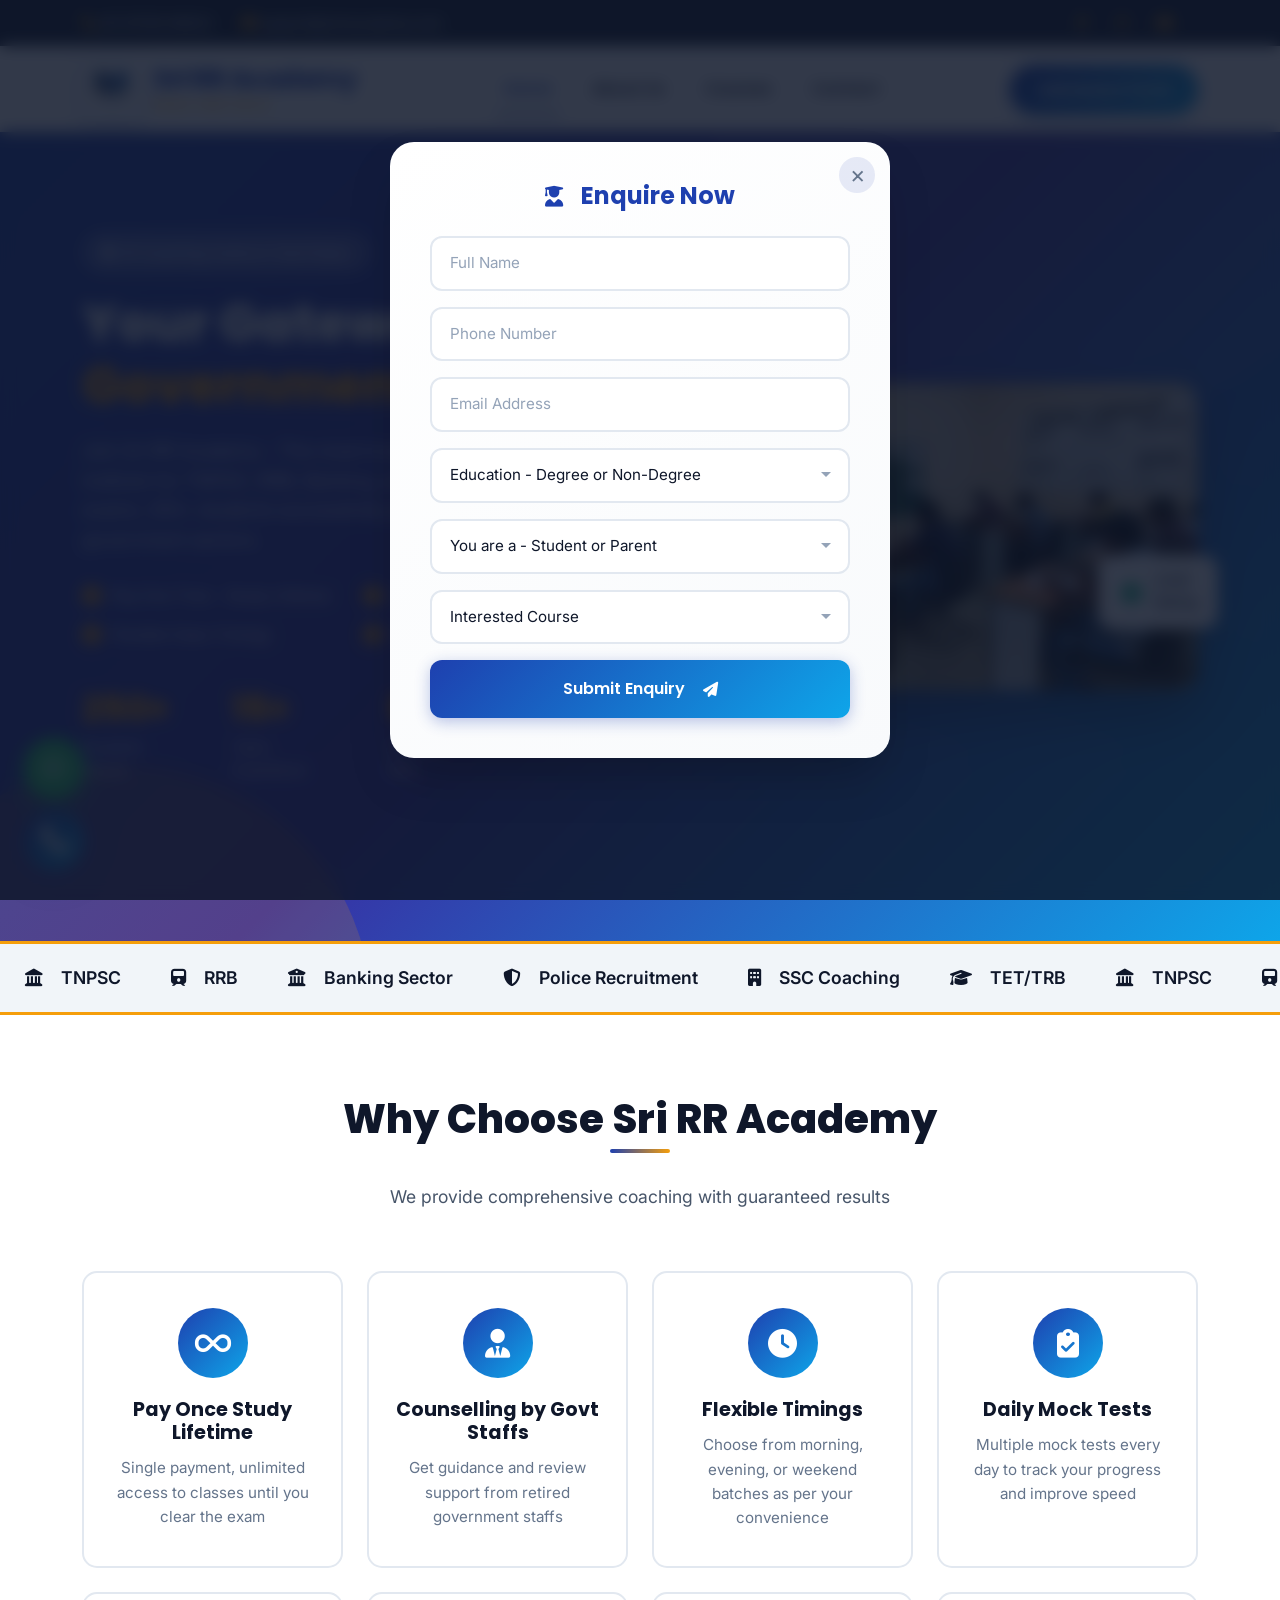
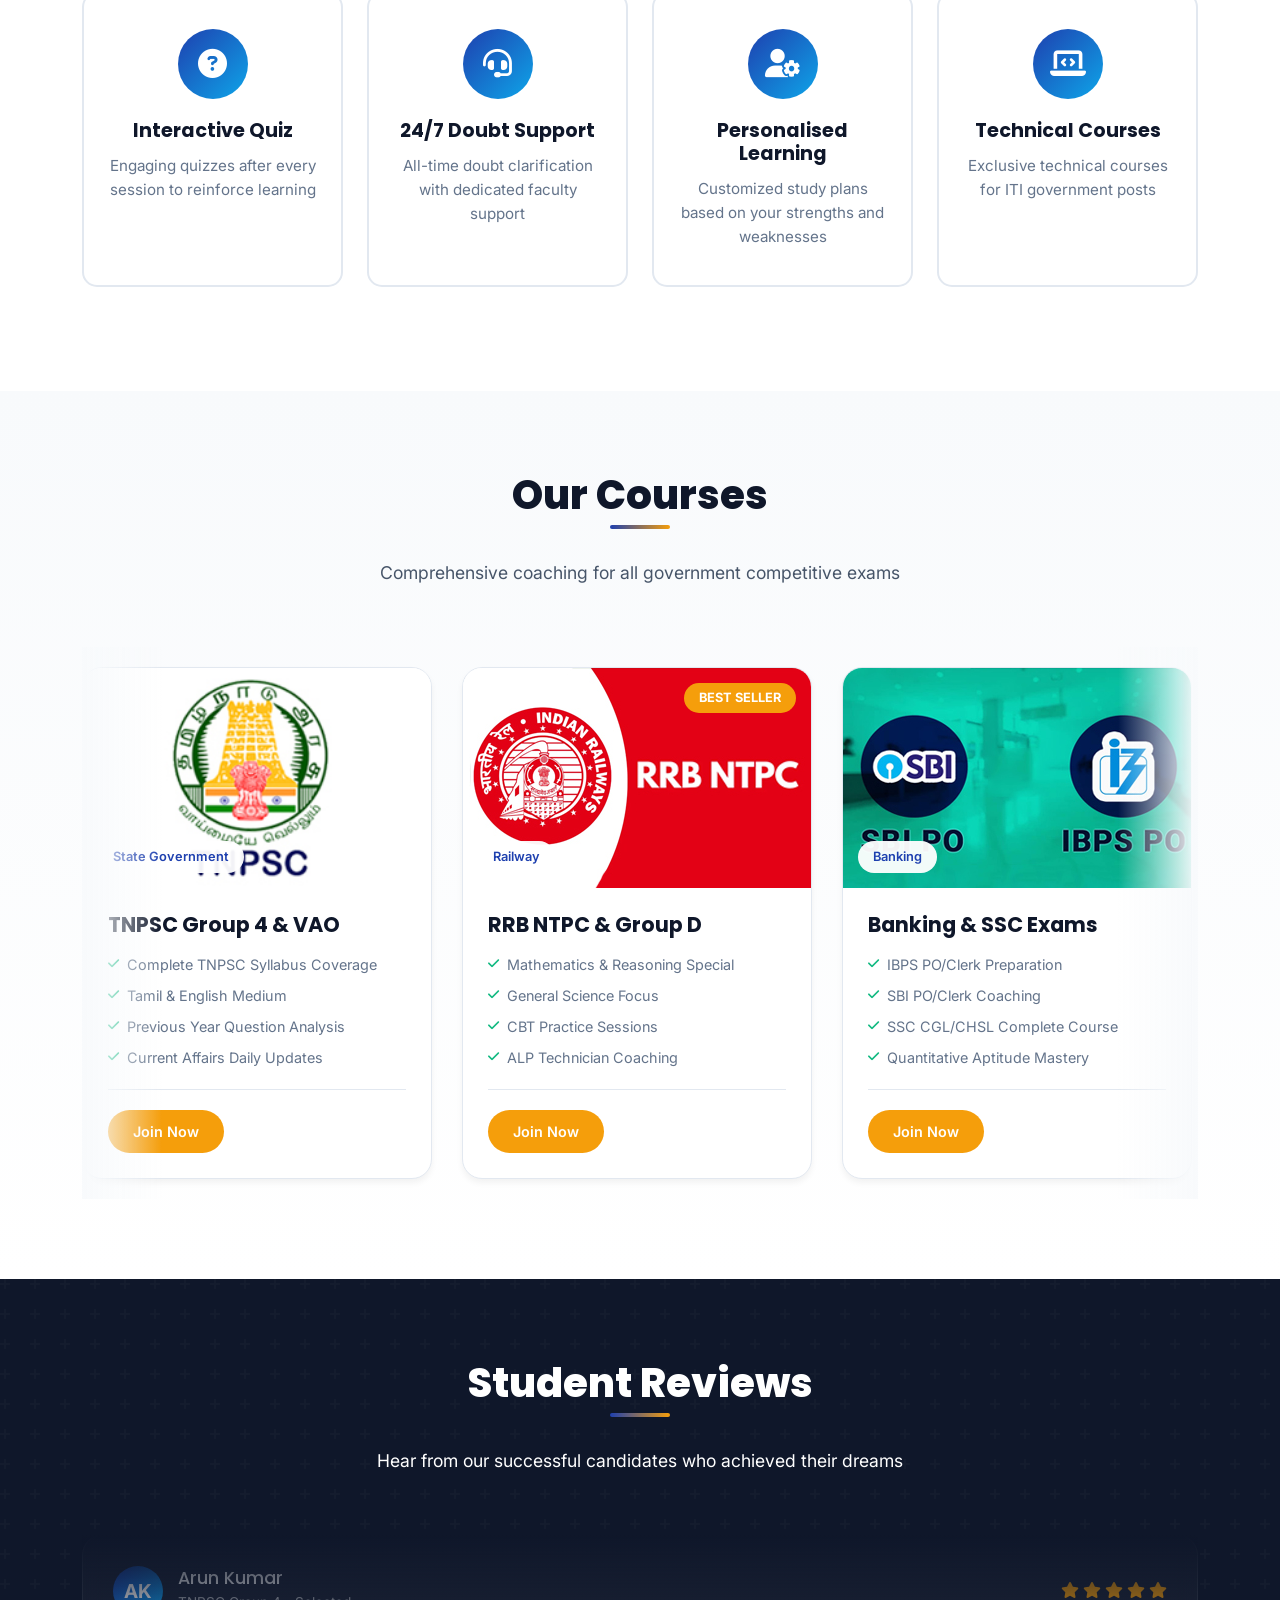
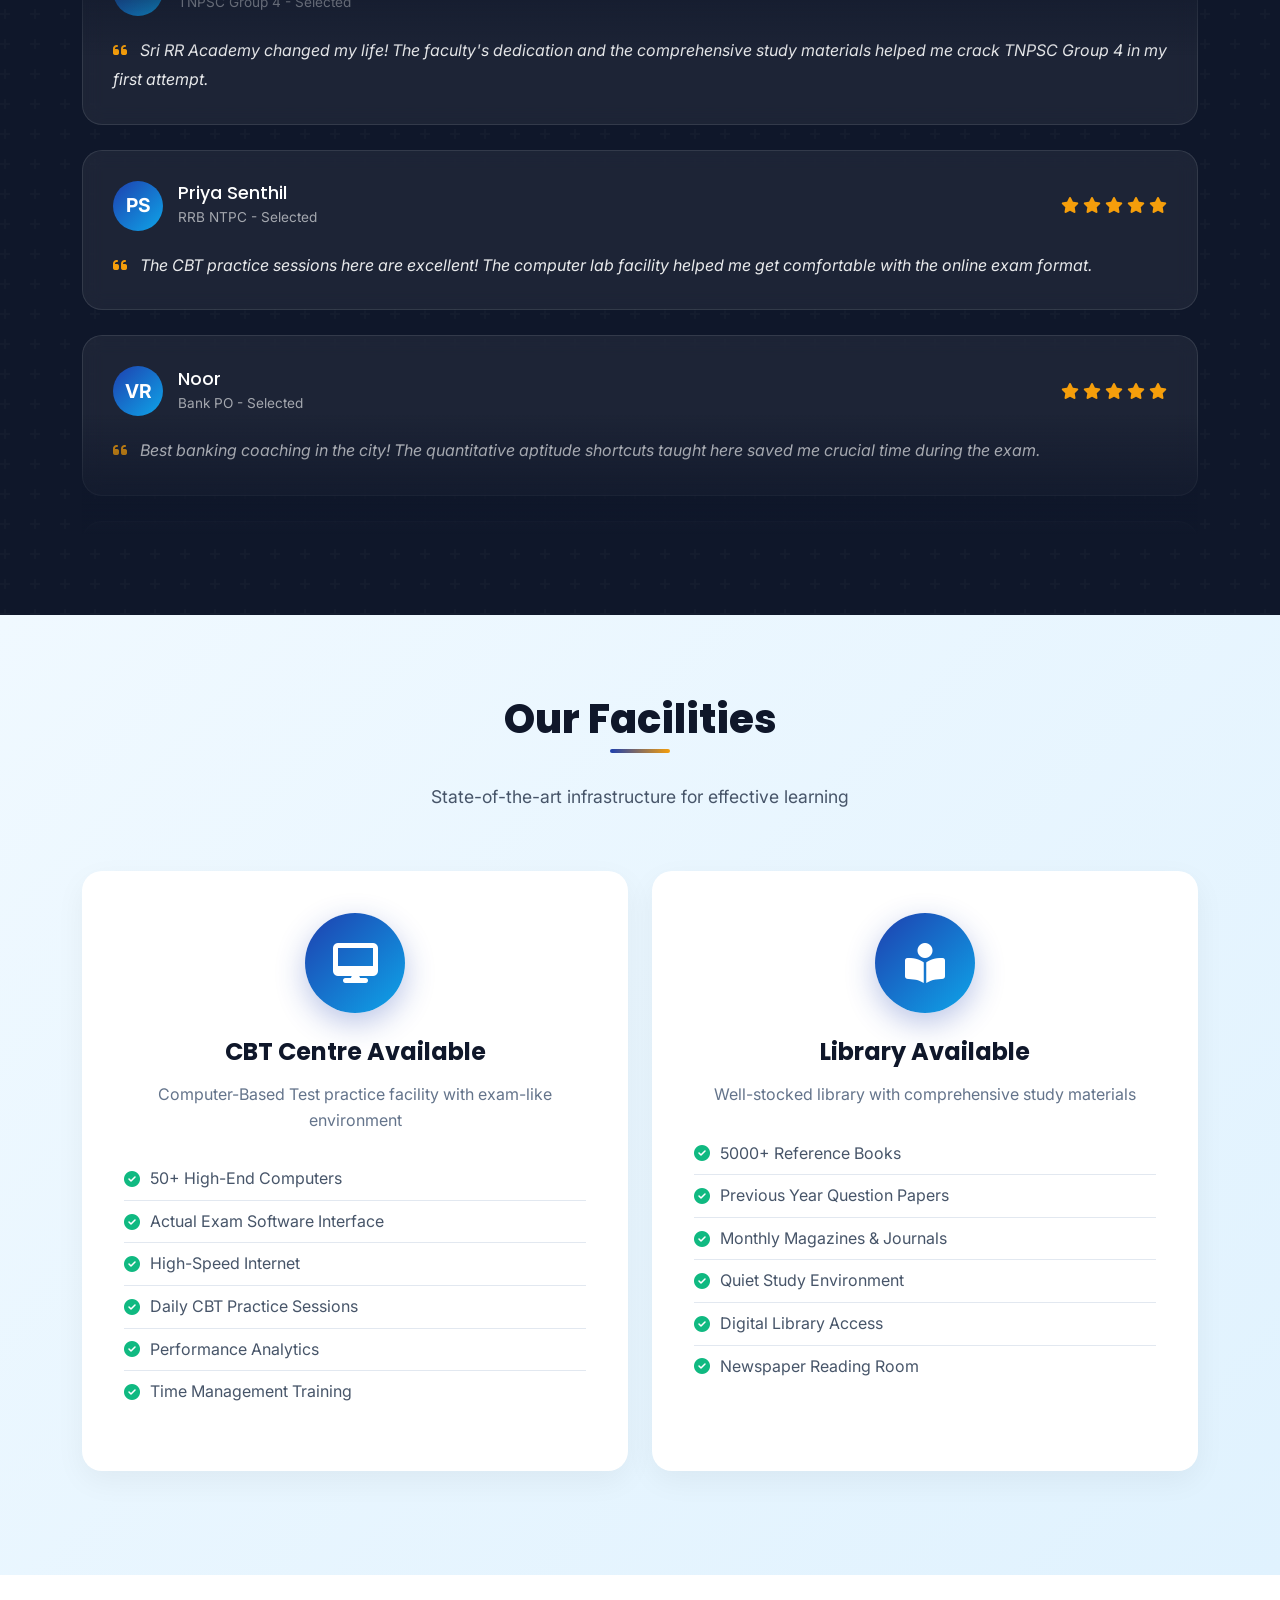
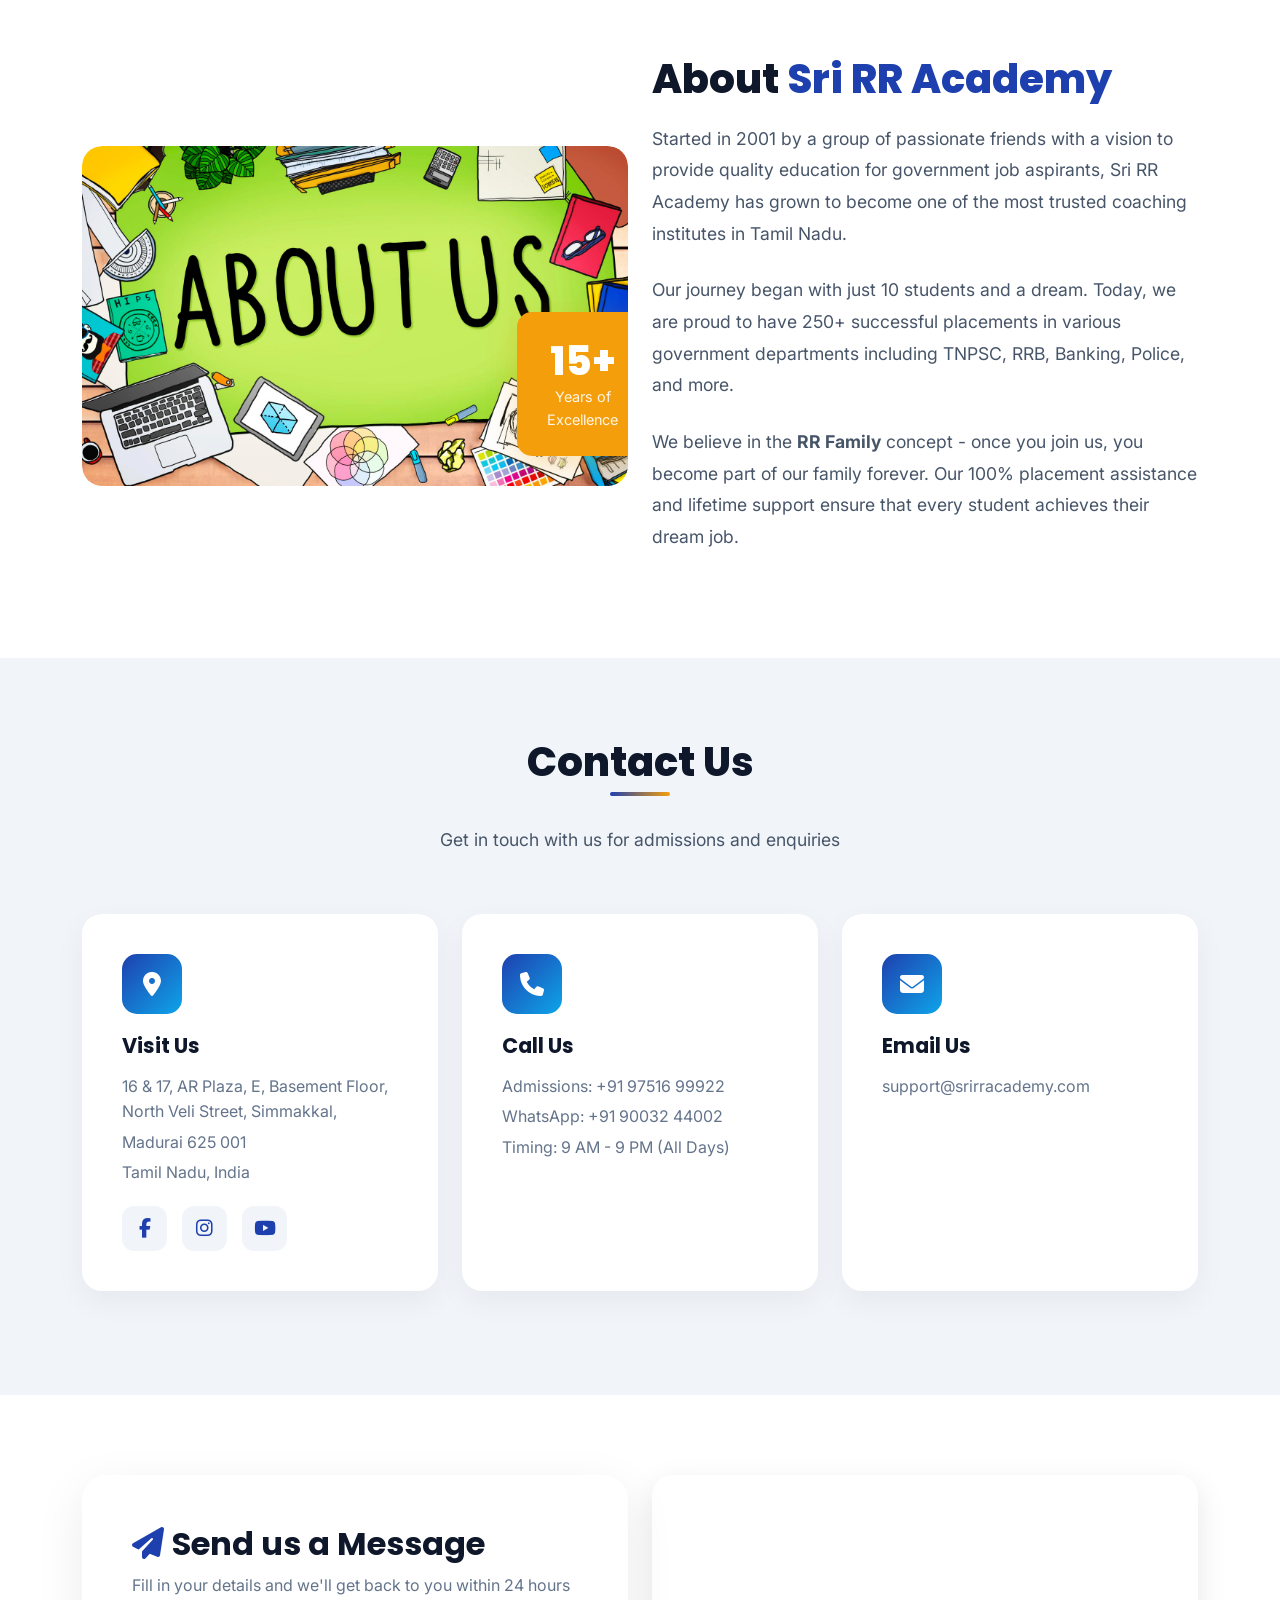
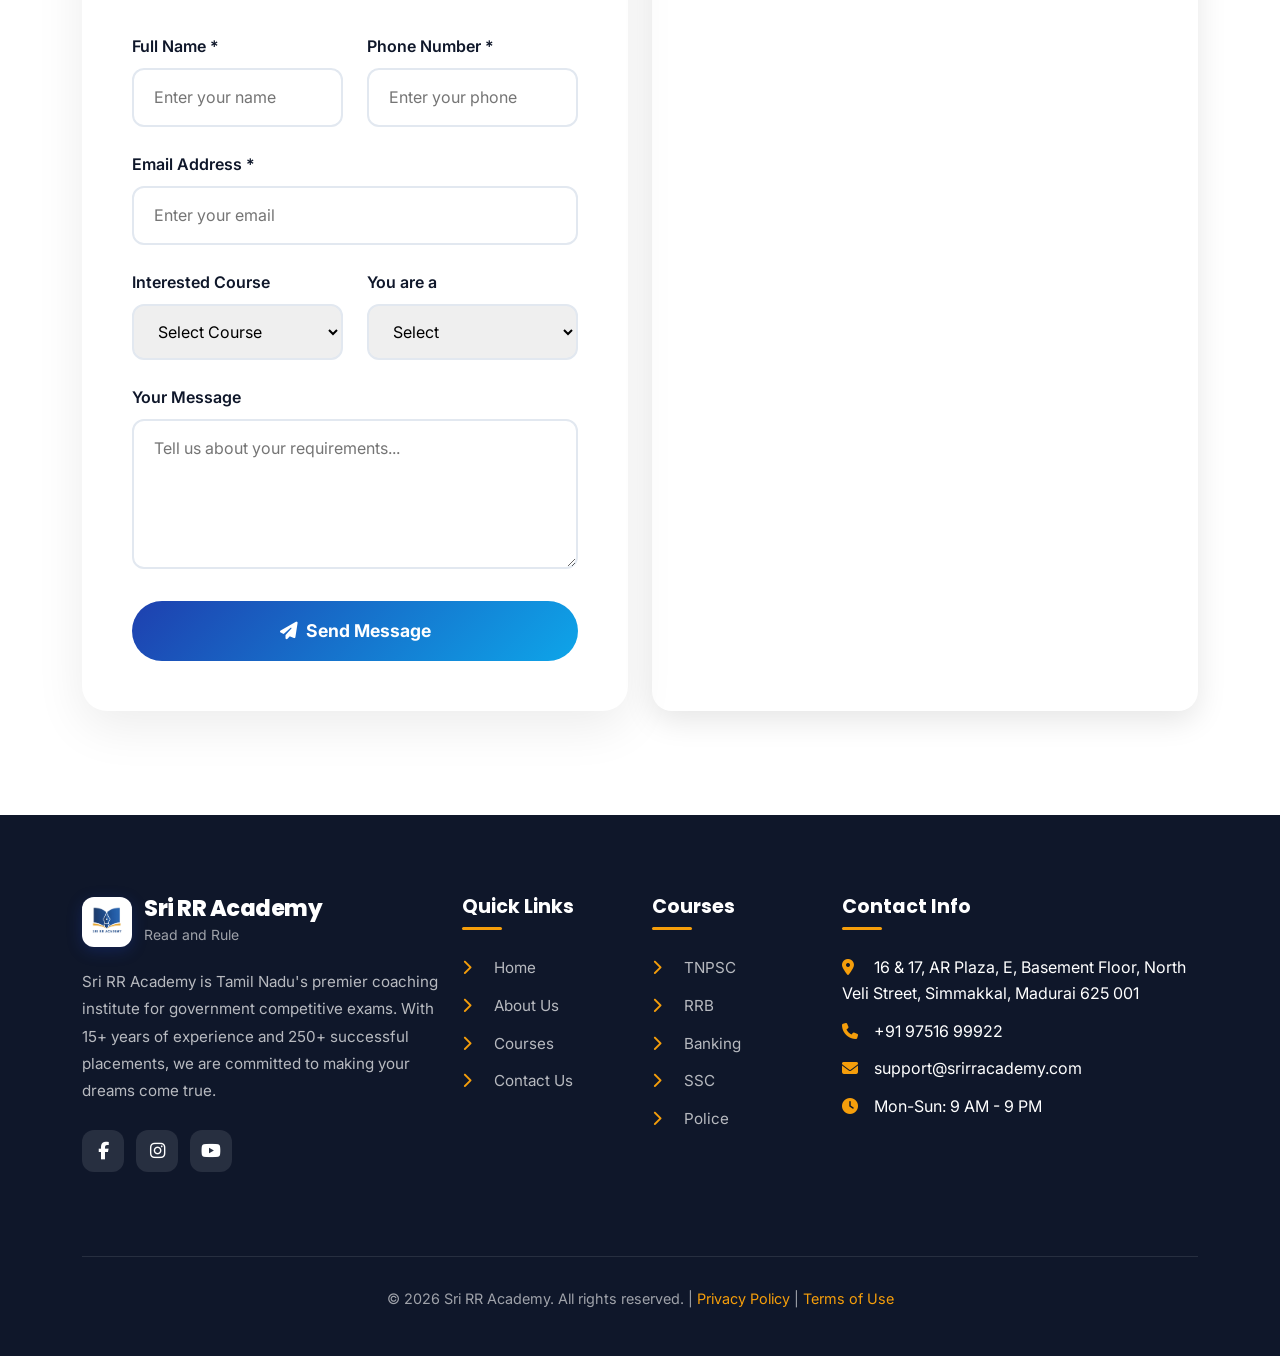
<file: index.html>
<!DOCTYPE html>
<html lang="en">
<head>
    <meta charset="UTF-8">
    <meta name="viewport" content="width=device-width, initial-scale=1.0">
    <title>Sri RR Academy - TNPSC | RRB | Banking | SSC Coaching Centre</title>
    
    <!-- Bootstrap CSS -->
    <link href="https://cdn.jsdelivr.net/npm/bootstrap@5.3.0/dist/css/bootstrap.min.css" rel="stylesheet">
    <!-- Font Awesome -->
    <link rel="stylesheet" href="https://cdnjs.cloudflare.com/ajax/libs/font-awesome/6.4.0/css/all.min.css">
    <!-- Google Fonts -->
    <link href="https://fonts.googleapis.com/css2?family=Inter:wght@300;400;500;600;700;800&family=Poppins:wght@400;500;600;700;800&display=swap" rel="stylesheet">
    <!-- Favicon -->
    <link rel="apple-touch-icon" sizes="180x180" href="assets/favicon/apple-touch-icon.png">
    <link rel="icon" type="image/png" sizes="32x32" href="assets/favicon/favicon-32x32.png">
    <link rel="icon" type="image/png" sizes="16x16" href="assets/favicon/favicon-16x16.png">
    <link rel="manifest" href="assets/favicon/site.webmanifest">
    <link rel="mask-icon" href="assets/favicon/safari-pinned-tab.svg" color="#1e40af">
    <meta name="msapplication-TileColor" content="#1e40af">
    <meta name="theme-color" content="#1e40af">
    <!-- AOS Animation Library -->
    <link href="https://unpkg.com/aos@2.3.1/dist/aos.css" rel="stylesheet">
    <!-- Custom CSS -->
    <link rel="stylesheet" href="assets/css/styles.css">
</head>
<body>

    <!-- Popup Form -->
    <div class="popup-overlay" id="popupForm">
        <div class="popup-form-container">
            <span class="popup-close" data-popup-close>&times;</span>
            <h3><i class="fas fa-user-graduate me-2"></i>Enquire Now</h3>
            
            <div id="popupStatus" class="alert d-none mb-3" role="alert"></div>
            
            <form id="enquiryForm" method="POST" action="enquiry_submit.php" novalidate>
                <input type="text" name="name" class="form-control" placeholder="Full Name" required>
                <input type="tel" name="phone" class="form-control" placeholder="Phone Number" required>
                <input type="email" name="email" class="form-control" placeholder="Email Address" required>
                <select name="education" class="form-select" required>
                    <option value="" selected disabled>Education - Degree or Non-Degree</option>
                    <option value="degree">Degree Holder</option>
                    <option value="non-degree">Non-Degree</option>
                    <option value="pursuing">Currently Pursuing</option>
                </select>
                <select name="userType" class="form-select" required>
                    <option value="" selected disabled>You are a - Student or Parent</option>
                    <option value="student">Student</option>
                    <option value="parent">Parent</option>
                    <option value="working">Working Professional</option>
                </select>
                <select name="course" class="form-select" required>
                    <option value="" selected disabled>Interested Course</option>
                    <option value="tnpsc">TNPSC Group 4</option>
                    
                    <option value="IBPS">IBPS</option>
                    <option value="SSC">SSC</option>
                    <option value="police">Police & Defence</option>
                </select>
                <button type="submit" class="btn-submit-popup">
                    Submit Enquiry <i class="fas fa-paper-plane ms-2"></i>
                </button>
            </form>
        </div>
    </div>

    <!-- Top Bar -->
    <div class="top-bar">
        <div class="container">
            <div class="row align-items-center">
                <div class="col-md-6">
                    <a href="tel:+919751699922"><i class="fas fa-phone"></i>+91 97516 99922</a>
                    <a href="mailto:support@srirracademy.com"><i class="fas fa-envelope"></i> support@srirracademy.com</a>
                </div>
                <div class="col-md-6 text-end">
                    <a href="https://www.facebook.com/srirracademy" target="_blank"><i class="fab fa-facebook-f"></i></a>
                    <a href="https://www.instagram.com/srirracademy" target="_blank"><i class="fab fa-instagram"></i></a>
                    <a href="https://www.youtube.com/@SRIRRACADEMY" target="_blank"><i class="fab fa-youtube"></i></a>
                </div>
            </div>
        </div>
    </div>

    <!-- Header -->
    <header class="main-header">
        <div class="container">
            <nav class="navbar navbar-expand-lg navbar-light">
                <a class="navbar-brand" href="index.html">
                    <div class="logo-container logo-container--img">
                       <img src="assets/image/logo.png" alt="Sri RR Academy">
                    </div>
                    <div class="brand-text">
                        <span class="brand-name">Sri RR Academy</span>
                        <span class="brand-tagline">Read and Rule</span>
                    </div>
                </a>
                <button class="navbar-toggler" type="button" data-bs-toggle="collapse" data-bs-target="#navbarNav">
                    <span class="navbar-toggler-icon"></span>
                </button>
                <div class="collapse navbar-collapse" id="navbarNav">
                    <ul class="navbar-nav mx-auto">
                        <li class="nav-item"><a class="nav-link active" href="#home">Home</a></li>
                        <li class="nav-item"><a class="nav-link" href="aboutus.html">About Us</a></li>
                        <li class="nav-item"><a class="nav-link" href="courses.html">Courses</a></li>
                        <li class="nav-item"><a class="nav-link" href="contact.html">Contact</a></li>
                    </ul>
                    <div class="d-flex gap-2">
                        <a href="admission.html" class="btn-primary-custom">Admission Form</a>
                    </div>
                </div>
            </nav>
        </div>
    </header>

    <!-- Hero Section -->
    <section class="hero-section" id="home">
        <div class="container">
            <div class="row align-items-center">
                <div class="col-lg-6" data-aos="fade-right">
                    <div class="hero-content">
                        <span class="hero-badge"><i class="fas fa-award me-2"></i>#1 Coaching Centre in Tamil Nadu</span>
                        <h1>Your Gateway to <span>Government Jobs</span></h1>
                        <p>Join Sri RR Academy - The most trusted coaching institute for TNPSC, RRB, Banking, and all competitive exams. 250+ students successfully placed in government sectors.</p>
                        
                        <div class="hero-features">
                            <div class="hero-feature-item">
                                <i class="fas fa-check-circle"></i>
                                <span>Pay One Time - Study Lifetime</span>
                            </div>
                            <div class="hero-feature-item">
                                <i class="fas fa-check-circle"></i>
                                <span>Counselling by Govt Staffs</span>
                            </div>
                            <div class="hero-feature-item">
                                <i class="fas fa-check-circle"></i>
                                <span>Flexible Class Timings</span>
                            </div>
                            <div class="hero-feature-item">
                                <i class="fas fa-check-circle"></i>
                                <span>100% Placement Assistance</span>
                            </div>
                        </div>

                        <div class="hero-stats">
                            <div class="stat-item">
                                <h3>250+</h3>
                                <p>Students Placed</p>
                            </div>
                            <div class="stat-item">
                                <h3>15+</h3>
                                <p>Years Experience</p>
                            </div>
                            <div class="stat-item">
                                <h3>80%</h3>
                                <p>Success Rate</p>
                            </div>
                        </div>
                    </div>
                </div>
                <div class="col-lg-6" data-aos="fade-left">
                    <div class="hero-image position-relative">
                        <img src="assets/image/hero.jpg" alt="Sri RR Academy Students" class="img-fluid">
                        <div class="floating-badge floating-badge-1">
                            <i class="fas fa-trophy"></i>
                            <div>250+<br>Placements</div>
                        </div>
                        <div class="floating-badge floating-badge-2">
                            <i class="fas fa-star"></i>
                            <div>4.9/5<br>Rating</div>
                        </div>
                    </div>
                </div>
            </div>
        </div>
    </section>

    <!-- Government Logos Marquee -->
    <div class="marquee-section">
        <div class="marquee-container">
            <div class="marquee-content">
                <div class="gov-logo-item"><i class="fas fa-landmark me-2"></i> TNPSC </div>
                <div class="gov-logo-item"><i class="fas fa-train me-2"></i> RRB </div>
                <div class="gov-logo-item"><i class="fas fa-university me-2"></i> Banking Sector</div>
                <div class="gov-logo-item"><i class="fas fa-shield-alt me-2"></i> Police Recruitment</div>
                <div class="gov-logo-item"><i class="fas fa-building me-2"></i> SSC Coaching</div>
                <div class="gov-logo-item"><i class="fas fa-graduation-cap me-2"></i> TET/TRB</div>
                <div class="gov-logo-item"><i class="fas fa-landmark me-2"></i> TNPSC </div>
                <div class="gov-logo-item"><i class="fas fa-train me-2"></i> RRB </div>
                <div class="gov-logo-item"><i class="fas fa-university me-2"></i> Banking Sector</div>
                <div class="gov-logo-item"><i class="fas fa-shield-alt me-2"></i> Police Recruitment</div>
                <div class="gov-logo-item"><i class="fas fa-building me-2"></i> SSC Coaching</div>
                <div class="gov-logo-item"><i class="fas fa-graduation-cap me-2"></i> TET/TRB</div>
            </div>
        </div>
    </div>

    <!-- Features Grid -->
    <section class="features-grid-section">
        <div class="container">
            <div class="section-title" data-aos="fade-up">
                <h2>Why Choose Sri RR Academy</h2>
                <p>We provide comprehensive coaching with guaranteed results</p>
            </div>
            <div class="row">
                <div class="col-lg-3 col-md-6 mb-4" data-aos="fade-up" data-aos-delay="100">
                    <div class="feature-box">
                        <div class="feature-icon-box">
                            <i class="fas fa-infinity"></i>
                        </div>
                        <h3>Pay Once Study Lifetime</h3>
                        <p>Single payment, unlimited access to classes until you clear the exam</p>
                    </div>
                </div>
                <div class="col-lg-3 col-md-6 mb-4" data-aos="fade-up" data-aos-delay="200">
                    <div class="feature-box">
                        <div class="feature-icon-box">
                            <i class="fas fa-user-tie"></i>
                        </div>
                        <h3>Counselling by Govt Staffs</h3>
                        <p>Get guidance and review support from retired government staffs</p>
                    </div>
                </div>
                <div class="col-lg-3 col-md-6 mb-4" data-aos="fade-up" data-aos-delay="300">
                    <div class="feature-box">
                        <div class="feature-icon-box">
                            <i class="fas fa-clock"></i>
                        </div>
                        <h3>Flexible Timings</h3>
                        <p>Choose from morning, evening, or weekend batches as per your convenience</p>
                    </div>
                </div>
                <div class="col-lg-3 col-md-6 mb-4" data-aos="fade-up" data-aos-delay="400">
                    <div class="feature-box">
                        <div class="feature-icon-box">
                            <i class="fas fa-clipboard-check"></i>
                        </div>
                        <h3>Daily Mock Tests</h3>
                        <p>Multiple mock tests every day to track your progress and improve speed</p>
                    </div>
                </div>
                <div class="col-lg-3 col-md-6 mb-4" data-aos="fade-up" data-aos-delay="100">
                    <div class="feature-box">
                        <div class="feature-icon-box">
                            <i class="fas fa-question-circle"></i>
                        </div>
                        <h3>Interactive Quiz</h3>
                        <p>Engaging quizzes after every session to reinforce learning</p>
                    </div>
                </div>
                <div class="col-lg-3 col-md-6 mb-4" data-aos="fade-up" data-aos-delay="200">
                    <div class="feature-box">
                        <div class="feature-icon-box">
                            <i class="fas fa-headset"></i>
                        </div>
                        <h3>24/7 Doubt Support</h3>
                        <p>All-time doubt clarification with dedicated faculty support</p>
                    </div>
                </div>
                <div class="col-lg-3 col-md-6 mb-4" data-aos="fade-up" data-aos-delay="300">
                    <div class="feature-box">
                        <div class="feature-icon-box">
                            <i class="fas fa-user-cog"></i>
                        </div>
                        <h3>Personalised Learning</h3>
                        <p>Customized study plans based on your strengths and weaknesses</p>
                    </div>
                </div>
                <div class="col-lg-3 col-md-6 mb-4" data-aos="fade-up" data-aos-delay="400">
                    <div class="feature-box">
                        <div class="feature-icon-box">
                            <i class="fas fa-laptop-code"></i>
                        </div>
                        <h3>Technical Courses</h3>
                        <p>Exclusive technical courses for ITI  government posts</p>
                    </div>
                </div>
            </div>
        </div>
    </section>

    <!-- Courses Section -->
    <section class="courses-section" id="courses">
        <div class="container">
            <div class="section-title" data-aos="fade-up">
                <h2>Our Courses</h2>
                <p>Comprehensive coaching for all government competitive exams</p>
            </div>
            
            <div class="courses-scroll-container">
                <div class="courses-scroll-track">
                    
                    <!-- Course Card 1 -->
                    <div class="course-card">
                        <div class="course-image">
                            <img src="assets/image/tnpsc.jpg" alt="TNPSC">
                            <span class="course-category">State Government</span>
                        </div>
                        <div class="course-content">
                            <h3>TNPSC Group 4 & VAO</h3>
                            <ul class="course-features-list">
                                <li><i class="fas fa-check"></i> Complete TNPSC Syllabus Coverage</li>
                                <li><i class="fas fa-check"></i> Tamil & English Medium</li>
                                <li><i class="fas fa-check"></i> Previous Year Question Analysis</li>
                                <li><i class="fas fa-check"></i> Current Affairs Daily Updates</li>
                            </ul>
                            <div class="course-footer">
                                <a href="admission.html" class="btn-enroll-course">Join Now</a>
                            </div>
                        </div>
                    </div>

                    <!-- Course Card 2 -->
                    <div class="course-card">
                        <span class="course-badge-new">BEST SELLER</span>
                        <div class="course-image">
                            <img src="assets/image/rrbntpc.jpg" alt="RRB NTPC">
                            <span class="course-category">Railway</span>
                        </div>
                        <div class="course-content">
                            <h3>RRB NTPC & Group D</h3>
                            <ul class="course-features-list">
                                <li><i class="fas fa-check"></i> Mathematics & Reasoning Special</li>
                                <li><i class="fas fa-check"></i> General Science Focus</li>
                                <li><i class="fas fa-check"></i> CBT Practice Sessions</li>
                                <li><i class="fas fa-check"></i> ALP Technician Coaching</li>
                            </ul>
                            <div class="course-footer">
                                <a href="admission.html" class="btn-enroll-course">Join Now</a>
                            </div>
                        </div>
                    </div>

                    <!-- Course Card 3 -->
                    <div class="course-card">
                        <div class="course-image">
                            <img src="assets/image/bankpo.jpg" alt="Banking">
                            <span class="course-category">Banking</span>
                        </div>
                        <div class="course-content">
                            <h3>Banking & SSC Exams</h3>
                            <ul class="course-features-list">
                                <li><i class="fas fa-check"></i> IBPS PO/Clerk Preparation</li>
                                <li><i class="fas fa-check"></i> SBI PO/Clerk Coaching</li>
                                <li><i class="fas fa-check"></i> SSC CGL/CHSL Complete Course</li>
                                <li><i class="fas fa-check"></i> Quantitative Aptitude Mastery</li>
                            </ul>
                            <div class="course-footer">
                                <a href="admission.html" class="btn-enroll-course">Join Now</a>
                            </div>
                        </div>
                    </div>

                    <!-- Course Card 4 -->
                    <div class="course-card">
                        <div class="course-image">
                            <img src="assets/image/tnusrb.jpg" alt="Police">
                            <span class="course-category">Defence</span>
                        </div>
                        <div class="course-content">
                            <h3>Police & Defence Exams</h3>
                            <ul class="course-features-list">
                                <li><i class="fas fa-check"></i> TNUSRB Police Constable</li>
                                <li><i class="fas fa-check"></i> SI/Sub-Inspector Coaching</li>
                                <li><i class="fas fa-check"></i> Physical Training Guidance</li>
                                <li><i class="fas fa-check"></i> Written Exam Preparation</li>
                            </ul>
                            <div class="course-footer">
                                <a href="admission.html" class="btn-enroll-course">Join Now</a>
                            </div>
                        </div>
                    </div>

                    <!-- Course Card 5 -->
                    <div class="course-card">
                        <div class="course-image">
                            <img src="assets/image/tntet.jpg" alt="TET">
                            <span class="course-category">Teaching</span>
                        </div>
                        <div class="course-content">
                            <h3>TET & TRB Coaching</h3>
                            <ul class="course-features-list">
                                <li><i class="fas fa-check"></i> Paper I & II Preparation</li>
                                <li><i class="fas fa-check"></i> Child Development Focus</li>
                                <li><i class="fas fa-check"></i> Subject Specialization</li>
                                <li><i class="fas fa-check"></i> Psychology & Pedagogy</li>
                            </ul>
                            <div class="course-footer">
                                <a href="admission.html" class="btn-enroll-course">Join Now</a>
                            </div>
                        </div>
                    </div>

                    <!-- DUPLICATE CARDS FOR SEAMLESS LOOP -->
                    <div class="course-card">
                        <div class="course-image">
                            <img src="assets/image/tnpsc.jpg" alt="TNPSC">
                            <span class="course-category">State Government</span>
                        </div>
                        <div class="course-content">
                            <h3>TNPSC Group 4 & VAO</h3>
                            <ul class="course-features-list">
                                <li><i class="fas fa-check"></i> Complete TNPSC Syllabus Coverage</li>
                                <li><i class="fas fa-check"></i> Tamil & English Medium</li>
                                <li><i class="fas fa-check"></i> Previous Year Question Analysis</li>
                                <li><i class="fas fa-check"></i> Current Affairs Daily Updates</li>
                            </ul>
                            <div class="course-footer">
                                <a href="admission.html" class="btn-enroll-course">Join Now</a>
                            </div>
                        </div>
                    </div>

                    <div class="course-card">
                        <span class="course-badge-new">BEST SELLER</span>
                        <div class="course-image">
                            <img src="assets/image/rrbntpc.jpg" alt="RRB NTPC">
                            <span class="course-category">Railway</span>
                        </div>
                        <div class="course-content">
                            <h3>RRB NTPC & Group D</h3>
                            <ul class="course-features-list">
                                <li><i class="fas fa-check"></i> Mathematics & Reasoning Special</li>
                                <li><i class="fas fa-check"></i> General Science Focus</li>
                                <li><i class="fas fa-check"></i> CBT Practice Sessions</li>
                                <li><i class="fas fa-check"></i> ALP Technician Coaching</li>
                            </ul>
                            <div class="course-footer">
                                <a href="admission.html" class="btn-enroll-course">Join Now</a>
                            </div>
                        </div>
                    </div>

                    <div class="course-card">
                        <div class="course-image">
                            <img src="assets/image/bankpo.jpg" alt="Banking">
                            <span class="course-category">Banking</span>
                        </div>
                        <div class="course-content">
                            <h3>Banking & SSC Exams</h3>
                            <ul class="course-features-list">
                                <li><i class="fas fa-check"></i> IBPS PO/Clerk Preparation</li>
                                <li><i class="fas fa-check"></i> SBI PO/Clerk Coaching</li>
                                <li><i class="fas fa-check"></i> SSC CGL/CHSL Complete Course</li>
                                <li><i class="fas fa-check"></i> Quantitative Aptitude Mastery</li>
                            </ul>
                            <div class="course-footer">
                                <a href="admission.html" class="btn-enroll-course">Join Now</a>
                            </div>
                        </div>
                    </div>

                    <div class="course-card">
                        <div class="course-image">
                            <img src="assets/image/tnusrb.jpg" alt="Police">
                            <span class="course-category">Defence</span>
                        </div>
                        <div class="course-content">
                            <h3>Police & Defence Exams</h3>
                            <ul class="course-features-list">
                                <li><i class="fas fa-check"></i> TNUSRB Police Constable</li>
                                <li><i class="fas fa-check"></i> SI/Sub-Inspector Coaching</li>
                                <li><i class="fas fa-check"></i> Physical Training Guidance</li>
                                <li><i class="fas fa-check"></i> Written Exam Preparation</li>
                            </ul>
                            <div class="course-footer">
                                <a href="admission.html" class="btn-enroll-course">Join Now</a>
                            </div>
                        </div>
                    </div>

                    <div class="course-card">
                        <div class="course-image">
                            <img src="assets/image/tntet.jpg" alt="TET">
                            <span class="course-category">Teaching</span>
                        </div>
                        <div class="course-content">
                            <h3>TET & TRB Coaching</h3>
                            <ul class="course-features-list">
                                <li><i class="fas fa-check"></i> Paper I & II Preparation</li>
                                <li><i class="fas fa-check"></i> Child Development Focus</li>
                                <li><i class="fas fa-check"></i> Subject Specialization</li>
                                <li><i class="fas fa-check"></i> Psychology & Pedagogy</li>
                            </ul>
                            <div class="course-footer">
                                <a href="admission.html" class="btn-enroll-course">Join Now</a>
                            </div>
                        </div>
                    </div>
                    
                </div>
            </div>
        </div>
    </section>

    <!-- Reviews Section -->
    <section class="reviews-section" id="reviews">
        <div class="container">
            <div class="section-title" data-aos="fade-up">
                <h2>Student Reviews</h2>
                <p>Hear from our successful candidates who achieved their dreams</p>
            </div>
            
            <div class="reviews-scroll-wrapper">
                
                <!-- LEFT COLUMN - Scrolls UP -->
                <div class="reviews-column reviews-column-left">
                    
                    <!-- Review 1 -->
                    <div class="review-card">
                        <div class="review-header">
                            <div class="reviewer-info">
                                <div class="reviewer-avatar">AK</div>
                                <div class="reviewer-details">
                                    <h4>Arun Kumar</h4>
                                    <p>TNPSC Group 4 - Selected</p>
                                </div>
                            </div>
                            <div class="review-rating">
                                <i class="fas fa-star"></i>
                                <i class="fas fa-star"></i>
                                <i class="fas fa-star"></i>
                                <i class="fas fa-star"></i>
                                <i class="fas fa-star"></i>
                            </div>
                        </div>
                        <div class="review-content">
                            <i class="fas fa-quote-left"></i>
                            Sri RR Academy changed my life! The faculty's dedication and the comprehensive study materials helped me crack TNPSC Group 4 in my first attempt.
                        </div>
                    </div>

                    <!-- Review 2 -->
                    <div class="review-card">
                        <div class="review-header">
                            <div class="reviewer-info">
                                <div class="reviewer-avatar">PS</div>
                                <div class="reviewer-details">
                                    <h4>Priya Senthil</h4>
                                    <p>RRB NTPC - Selected</p>
                                </div>
                            </div>
                            <div class="review-rating">
                                <i class="fas fa-star"></i>
                                <i class="fas fa-star"></i>
                                <i class="fas fa-star"></i>
                                <i class="fas fa-star"></i>
                                <i class="fas fa-star"></i>
                            </div>
                        </div>
                        <div class="review-content">
                            <i class="fas fa-quote-left"></i>
                            The CBT practice sessions here are excellent! The computer lab facility helped me get comfortable with the online exam format.
                        </div>
                    </div>

                    <!-- Review 3 -->
                    <div class="review-card">
                        <div class="review-header">
                            <div class="reviewer-info">
                                <div class="reviewer-avatar">VR</div>
                                <div class="reviewer-details">
                                    <h4>Noor</h4>
                                    <p>Bank PO - Selected</p>
                                </div>
                            </div>
                            <div class="review-rating">
                                <i class="fas fa-star"></i>
                                <i class="fas fa-star"></i>
                                <i class="fas fa-star"></i>
                                <i class="fas fa-star"></i>
                                <i class="fas fa-star"></i>
                            </div>
                        </div>
                        <div class="review-content">
                            <i class="fas fa-quote-left"></i>
                            Best banking coaching in the city! The quantitative aptitude shortcuts taught here saved me crucial time during the exam.
                        </div>
                    </div>

                    <!-- Review 4 -->
                    <div class="review-card">
                        <div class="review-header">
                            <div class="reviewer-info">
                                <div class="reviewer-avatar">KM</div>
                                <div class="reviewer-details">
                                    <h4>Karthika M</h4>
                                    <p>TNUSRB Police - Selected</p>
                                </div>
                            </div>
                            <div class="review-rating">
                                <i class="fas fa-star"></i>
                                <i class="fas fa-star"></i>
                                <i class="fas fa-star"></i>
                                <i class="fas fa-star"></i>
                                <i class="fas fa-star-half-alt"></i>
                            </div>
                        </div>
                        <div class="review-content">
                            <i class="fas fa-quote-left"></i>
                            From physical training guidance to written exam preparation, Sri RR Academy provided complete support throughout my journey.
                        </div>
                    </div>

                    <!-- Review 5 -->
                    <div class="review-card">
                        <div class="review-header">
                            <div class="reviewer-info">
                                <div class="reviewer-avatar">SB</div>
                                <div class="reviewer-details">
                                    <h4>Suresh Babu</h4>
                                    <p>SSC CGL - Selected</p>
                                </div>
                            </div>
                            <div class="review-rating">
                                <i class="fas fa-star"></i>
                                <i class="fas fa-star"></i>
                                <i class="fas fa-star"></i>
                                <i class="fas fa-star"></i>
                                <i class="fas fa-star"></i>
                            </div>
                        </div>
                        <div class="review-content">
                            <i class="fas fa-quote-left"></i>
                            The lifetime study option is gold! I attended classes for 2 years without extra fees until I cleared SSC CGL.
                        </div>
                    </div>

                    <!-- DUPLICATES for seamless loop -->
                    <div class="review-card">
                        <div class="review-header">
                            <div class="reviewer-info">
                                <div class="reviewer-avatar">AK</div>
                                <div class="reviewer-details">
                                    <h4>Aisha</h4>
                                    <p>TNPSC Group 4 - Selected</p>
                                </div>
                            </div>
                            <div class="review-rating">
                                <i class="fas fa-star"></i>
                                <i class="fas fa-star"></i>
                                <i class="fas fa-star"></i>
                                <i class="fas fa-star"></i>
                                <i class="fas fa-star"></i>
                            </div>
                        </div>
                        <div class="review-content">
                            <i class="fas fa-quote-left"></i>
                            Sri RR Academy changed my life! The faculty's dedication and the comprehensive study materials helped me crack The personalized learning approach identified my weak areas in Child Development and helped me improve significantly.
                        </div>
                    </div>

                    <!-- Review Card 7 -->
                    <div class="review-card">
                        <div class="review-header">
                            <div class="reviewer-info">
                                <div class="reviewer-avatar">MR</div>
                                <div class="reviewer-details">
                                    <h4>Mohan Raj</h4>
                                    <p>RRB ALP - Selected</p>
                                </div>
                            </div>
                            <div class="review-rating">
                                <i class="fas fa-star"></i>
                                <i class="fas fa-star"></i>
                                <i class="fas fa-star"></i>
                                <i class="fas fa-star"></i>
                                <i class="fas fa-star"></i>
                            </div>
                        </div>
                        <div class="review-content">
                            <i class="fas fa-quote-left"></i>
                            The technical course for ALP was comprehensive. The practical sessions in the lab and the detailed explanation of technical concepts helped me secure 95 percentile in the exam.
                        </div>
                    </div>

                    <!-- Review Card 8 -->
                    <div class="review-card">
                        <div class="review-header">
                            <div class="reviewer-info">
                                <div class="reviewer-avatar">RS</div>
                                <div class="reviewer-details">
                                    <h4>Samuel</h4>
                                    <p>TNPSC VAO - Selected</p>
                                </div>
                            </div>
                            <div class="review-rating">
                                <i class="fas fa-star"></i>
                                <i class="fas fa-star"></i>
                                <i class="fas fa-star"></i>
                                <i class="fas fa-star"></i>
                                <i class="fas fa-star-half-alt"></i>
                            </div>
                        </div>
                        <div class="review-content">
                            <i class="fas fa-quote-left"></i>
                            The library facility with all TNPSC books and the peaceful study environment helped me focus. The daily current affairs updates kept me informed about the latest developments.
                        </div>
                    </div>

                    <!-- Review Card 9 -->
                    <div class="review-card">
                        <div class="review-header">
                            <div class="reviewer-info">
                                <div class="reviewer-avatar">AP</div>
                                <div class="reviewer-details">
                                    <h4>Anitha Priya</h4>
                                    <p>Bank Clerk - Selected</p>
                                </div>
                            </div>
                            <div class="review-rating">
                                <i class="fas fa-star"></i>
                                <i class="fas fa-star"></i>
                                <i class="fas fa-star"></i>
                                <i class="fas fa-star"></i>
                                <i class="fas fa-star"></i>
                            </div>
                        </div>
                        <div class="review-content">
                            <i class="fas fa-quote-left"></i>
                            Joined as a non-degree holder, but the academy gave me confidence. The special batches for degree and non-degree students helped me compete equally. Now working in SBI!
                        </div>
                    </div>

                    <!-- Review Card 10 -->
                    <div class="review-card">
                        <div class="review-header">
                            <div class="reviewer-info">
                                <div class="reviewer-avatar">GK</div>
                                <div class="reviewer-details">
                                    <h4>Elizabeth</h4>
                                    <p>TNPSC Group 2 - Selected</p>
                                </div>
                            </div>
                            <div class="review-rating">
                                <i class="fas fa-star"></i>
                                <i class="fas fa-star"></i>
                                <i class="fas fa-star"></i>
                                <i class="fas fa-star"></i>
                                <i class="fas fa-star"></i>
                            </div>
                        </div>
                        <div class="review-content">
                            <i class="fas fa-quote-left"></i>
                            The interview preparation by retired IAS officers was invaluable. They conducted multiple mock interviews which removed my fear and built confidence. Cleared Group 2 with high marks!
                        </div>
                    </div>

                    <!-- DUPLICATE REVIEWS FOR SEAMLESS LOOP -->
                    <div class="review-card">
                        <div class="review-header">
                            <div class="reviewer-info">
                                <div class="reviewer-avatar">AK</div>
                                <div class="reviewer-details">
                                    <h4>Arun Kumar</h4>
                                    <p>TNPSC Group 4 - Selected</p>
                                </div>
                            </div>
                            <div class="review-rating">
                                <i class="fas fa-star"></i>
                                <i class="fas fa-star"></i>
                                <i class="fas fa-star"></i>
                                <i class="fas fa-star"></i>
                                <i class="fas fa-star"></i>
                            </div>
                        </div>
                        <div class="review-content">
                            <i class="fas fa-quote-left"></i>
                            Sri RR Academy changed my life! The faculty's dedication and the comprehensive study materials helped me crack TNPSC Group 4 in my first attempt. The daily mock tests were game-changers.
                        </div>
                    </div>

                    <div class="review-card">
                        <div class="review-header">
                            <div class="reviewer-info">
                                <div class="reviewer-avatar">PS</div>
                                <div class="reviewer-details">
                                    <h4>Priya Senthil</h4>
                                    <p>RRB NTPC - Selected</p>
                                </div>
                            </div>
                            <div class="review-rating">
                                <i class="fas fa-star"></i>
                                <i class="fas fa-star"></i>
                                <i class="fas fa-star"></i>
                                <i class="fas fa-star"></i>
                                <i class="fas fa-star"></i>
                            </div>
                        </div>
                        <div class="review-content">
                            <i class="fas fa-quote-left"></i>
                            The CBT practice sessions here are excellent! The computer lab facility helped me get comfortable with the online exam format. Mentors from railway department gave valuable insights.
                        </div>
                    </div>

                    <div class="review-card">
                        <div class="review-header">
                            <div class="reviewer-info">
                                <div class="reviewer-avatar">VR</div>
                                <div class="reviewer-details">
                                    <h4>Vignesh R</h4>
                                    <p>Bank PO - Selected</p>
                                </div>
                            </div>
                            <div class="review-rating">
                                <i class="fas fa-star"></i>
                                <i class="fas fa-star"></i>
                                <i class="fas fa-star"></i>
                                <i class="fas fa-star"></i>
                                <i class="fas fa-star"></i>
                            </div>
                        </div>
                        <div class="review-content">
                            <i class="fas fa-quote-left"></i>
                            Best banking coaching in the city! The quantitative aptitude shortcuts taught here saved me crucial time during the exam. Personal attention to each student makes the difference.
                        </div>
                    </div>

                    <div class="review-card">
                        <div class="review-header">
                            <div class="reviewer-info">
                                <div class="reviewer-avatar">KM</div>
                                <div class="reviewer-details">
                                    <h4>Karthika M</h4>
                                    <p>TNUSRB Police - Selected</p>
                                </div>
                            </div>
                            <div class="review-rating">
                                <i class="fas fa-star"></i>
                                <i class="fas fa-star"></i>
                                <i class="fas fa-star"></i>
                                <i class="fas fa-star"></i>
                                <i class="fas fa-star-half-alt"></i>
                            </div>
                        </div>
                        <div class="review-content">
                            <i class="fas fa-quote-left"></i>
                            From physical training guidance to written exam preparation, Sri RR Academy provided complete support. The retired police officers who mentored us shared practical tips that worked!
                        </div>
                    </div>

                    <div class="review-card">
                        <div class="review-header">
                            <div class="reviewer-info">
                                <div class="reviewer-avatar">SB</div>
                                <div class="reviewer-details">
                                    <h4>Suresh Babu</h4>
                                    <p>SSC CGL - Selected</p>
                                </div>
                            </div>
                            <div class="review-rating">
                                <i class="fas fa-star"></i>
                                <i class="fas fa-star"></i>
                                <i class="fas fa-star"></i>
                                <i class="fas fa-star"></i>
                                <i class="fas fa-star"></i>
                            </div>
                        </div>
                        <div class="review-content">
                            <i class="fas fa-quote-left"></i>
                            The lifetime study option is gold! I attended classes for 2 years without extra fees until I cleared SSC CGL. The flexible timings allowed me to work part-time while preparing.
                        </div>
                    </div>

                    <div class="review-card">
                        <div class="review-header">
                            <div class="reviewer-info">
                                <div class="reviewer-avatar">DL</div>
                                <div class="reviewer-details">
                                    <h4>Deepa Lakshmi</h4>
                                    <p>TET - Selected</p>
                                </div>
                            </div>
                            <div class="review-rating">
                                <i class="fas fa-star"></i>
                                <i class="fas fa-star"></i>
                                <i class="fas fa-star"></i>
                                <i class="fas fa-star"></i>
                                <i class="fas fa-star"></i>
                            </div>
                        </div>
                        <div class="review-content">
                            <i class="fas fa-quote-left"></i>
                            As a working mother, the weekend batches were perfect for me. The personalized learning approach identified my weak areas in Child Development and helped me improve significantly.
                        </div>
                    </div>

                    <div class="review-card">
                        <div class="review-header">
                            <div class="reviewer-info">
                                <div class="reviewer-avatar">MR</div>
                                <div class="reviewer-details">
                                    <h4>Mohan Raj</h4>
                                    <p>RRB ALP - Selected</p>
                                </div>
                            </div>
                            <div class="review-rating">
                                <i class="fas fa-star"></i>
                                <i class="fas fa-star"></i>
                                <i class="fas fa-star"></i>
                                <i class="fas fa-star"></i>
                                <i class="fas fa-star"></i>
                            </div>
                        </div>
                        <div class="review-content">
                            <i class="fas fa-quote-left"></i>
                            The technical course for ALP was comprehensive. The practical sessions in the lab and the detailed explanation of technical concepts helped me secure 95 percentile in the exam.
                        </div>
                    </div>

                    <div class="review-card">
                        <div class="review-header">
                            <div class="reviewer-info">
                                <div class="reviewer-avatar">RS</div>
                                <div class="reviewer-details">
                                    <h4>Rajesh S</h4>
                                    <p>TNPSC VAO - Selected</p>
                                </div>
                            </div>
                            <div class="review-rating">
                                <i class="fas fa-star"></i>
                                <i class="fas fa-star"></i>
                                <i class="fas fa-star"></i>
                                <i class="fas fa-star"></i>
                                <i class="fas fa-star-half-alt"></i>
                            </div>
                        </div>
                        <div class="review-content">
                            <i class="fas fa-quote-left"></i>
                            The library facility with all TNPSC books and the peaceful study environment helped me focus. The daily current affairs updates kept me informed about the latest developments.
                        </div>
                    </div>

                    <div class="review-card">
                        <div class="review-header">
                            <div class="reviewer-info">
                                <div class="reviewer-avatar">AP</div>
                                <div class="reviewer-details">
                                    <h4>Anitha Priya</h4>
                                    <p>Bank Clerk - Selected</p>
                                </div>
                            </div>
                            <div class="review-rating">
                                <i class="fas fa-star"></i>
                                <i class="fas fa-star"></i>
                                <i class="fas fa-star"></i>
                                <i class="fas fa-star"></i>
                                <i class="fas fa-star"></i>
                            </div>
                        </div>
                        <div class="review-content">
                            <i class="fas fa-quote-left"></i>
                            Joined as a non-degree holder, but the academy gave me confidence. The special batches for degree and non-degree students helped me compete equally. Now working in SBI!
                        </div>
                    </div>

                    <div class="review-card">
                        <div class="review-header">
                            <div class="reviewer-info">
                                <div class="reviewer-avatar">GK</div>
                                <div class="reviewer-details">
                                    <h4>Gokul Krishnan</h4>
                                    <p>TNPSC Group 2 - Selected</p>
                                </div>
                            </div>
                            <div class="review-rating">
                                <i class="fas fa-star"></i>
                                <i class="fas fa-star"></i>
                                <i class="fas fa-star"></i>
                                <i class="fas fa-star"></i>
                                <i class="fas fa-star"></i>
                            </div>
                        </div>
                        <div class="review-content">
                            <i class="fas fa-quote-left"></i>
                            The interview preparation by retired IAS officers was invaluable. They conducted multiple mock interviews which removed my fear and built confidence. Cleared Group 2 with high marks!
                        </div>
                    </div>
                    
                </div>
            </div>
        </div>
    </section>

    <!-- CBT & Library Facilities -->
    <section class="facilities-section" id="facilities">
        <div class="container">
            <div class="section-title" data-aos="fade-up">
                <h2>Our Facilities</h2>
                <p>State-of-the-art infrastructure for effective learning</p>
            </div>
            <div class="row">
                <div class="col-lg-6 mb-4" data-aos="fade-up" data-aos-delay="100">
                    <div class="facility-card">
                        <div class="facility-icon">
                            <i class="fas fa-desktop"></i>
                        </div>
                        <h3>CBT Centre Available</h3>
                        <p>Computer-Based Test practice facility with exam-like environment</p>
                        <ul class="facility-features">
                            <li><i class="fas fa-check-circle"></i> 50+ High-End Computers</li>
                            <li><i class="fas fa-check-circle"></i> Actual Exam Software Interface</li>
                            <li><i class="fas fa-check-circle"></i> High-Speed Internet</li>
                            <li><i class="fas fa-check-circle"></i> Daily CBT Practice Sessions</li>
                            <li><i class="fas fa-check-circle"></i> Performance Analytics</li>
                            <li><i class="fas fa-check-circle"></i> Time Management Training</li>
                        </ul>
                    </div>
                </div>
                <div class="col-lg-6 mb-4" data-aos="fade-up" data-aos-delay="200">
                    <div class="facility-card">
                        <div class="facility-icon">
                            <i class="fas fa-book-reader"></i>
                        </div>
                        <h3>Library Available</h3>
                        <p>Well-stocked library with comprehensive study materials</p>
                        <ul class="facility-features">
                            <li><i class="fas fa-check-circle"></i> 5000+ Reference Books</li>
                            <li><i class="fas fa-check-circle"></i> Previous Year Question Papers</li>
                            <li><i class="fas fa-check-circle"></i> Monthly Magazines & Journals</li>
                            <li><i class="fas fa-check-circle"></i> Quiet Study Environment</li>
                            <li><i class="fas fa-check-circle"></i> Digital Library Access</li>
                            <li><i class="fas fa-check-circle"></i> Newspaper Reading Room</li>
                        </ul>
                    </div>
                </div>
            </div>
        </div>
    </section>

    <!-- About Us Section -->
    <section class="about-section" id="about">
        <div class="container">
            <div class="row align-items-center">
                <div class="col-lg-6" data-aos="fade-right">
                    <div class="about-image">
                        <img src="assets/image/about.jpg" alt="About Sri RR Academy" class="img-fluid">
                        <div class="experience-badge" data-aos="zoom-in" data-aos-delay="300">
                            <h3>15+</h3>
                            <p>Years of<br>Excellence</p>
                        </div>
                    </div>
                </div>
                <div class="col-lg-6" data-aos="fade-left">
                    <div class="about-content">
                        <h2>About <span>Sri RR Academy</span></h2>
                        <p>Started in 2001 by a group of passionate friends with a vision to provide quality education for government job aspirants, Sri RR Academy has grown to become one of the most trusted coaching institutes in Tamil Nadu.</p>
                        <p>Our journey began with just 10 students and a dream. Today, we are proud to have 250+ successful placements in various government departments including TNPSC, RRB, Banking, Police, and more.</p>
                        <p>We believe in the <strong>RR Family</strong> concept - once you join us, you become part of our family forever. Our 100% placement assistance and lifetime support ensure that every student achieves their dream job.</p>
                        
                    </div>
                </div>
            </div>
        </div>
    </section>

    <!-- Contact Section -->
    <section class="contact-section" id="contact">
        <div class="container">
            <div class="section-title" data-aos="fade-up">
                <h2>Contact Us</h2>
                <p>Get in touch with us for admissions and enquiries</p>
            </div>
            <div class="row">
                <div class="col-lg-4 mb-4" data-aos="fade-up" data-aos-delay="100">
                    <div class="contact-card">
                        <div class="contact-icon">
                            <i class="fas fa-map-marker-alt"></i>
                        </div>
                        <h3>Visit Us</h3>
                        <p>16 & 17, AR Plaza, E, Basement Floor, North Veli Street, Simmakkal,</p>
                        <p> Madurai 625 001</p>
                        <p>Tamil Nadu, India</p>
                        
                        <div class="social-links-contact">
                            <a href="https://www.facebook.com/srirracademy" target="_blank"><i class="fab fa-facebook-f"></i></a>
                            <a href="https://www.instagram.com/srirracademy" target="_blank"><i class="fab fa-instagram"></i></a>
                            <a href="https://www.youtube.com/@SRIRRACADEMY" target="_blank"><i class="fab fa-youtube"></i></a>
                        </div>
                    </div>
                </div>
                <div class="col-lg-4 mb-4" data-aos="fade-up" data-aos-delay="200">
                    <div class="contact-card">
                        <div class="contact-icon">
                            <i class="fas fa-phone"></i>
                        </div>
                        <h3>Call Us</h3>
                        <p>Admissions: +91 97516 99922</p>
                        <p>WhatsApp: +91 90032 44002</p>
                        <p>Timing: 9 AM - 9 PM (All Days)</p>
                    </div>
                </div>
                <div class="col-lg-4 mb-4" data-aos="fade-up" data-aos-delay="300">
                    <div class="contact-card">
                        <div class="contact-icon">
                            <i class="fas fa-envelope"></i>
                        </div>
                        <h3>Email Us</h3>
                        <p>support@srirracademy.com</p>
                    </div>
                </div>
            </div>
            
        </div>
    </section>

    <section class="about-story-section">
        <div class="container">
            <div class="row align-items-stretch">
                <!-- Contact Form -->
                <div class="col-lg-6 mb-4" data-aos="fade-right">
                    <div class="contact-form-box">
                        <h2><i class="fas fa-paper-plane me-2" style="color: var(--primary-color);"></i>Send us a Message</h2>
                        <p>Fill in your details and we'll get back to you within 24 hours</p>
                        
                        <div id="contactStatus" class="alert d-none mb-3" role="alert"></div>
                        
                        <form id="contactForm" method="POST" action="contact_submit.php" novalidate>
                            <div class="row">
                                <div class="col-md-6">
                                    <div class="form-group">
                                        <label>Full Name *</label>
                                        <input type="text" name="name" class="form-control-custom" placeholder="Enter your name" required>
                                    </div>
                                </div>
                                <div class="col-md-6">
                                    <div class="form-group">
                                        <label>Phone Number *</label>
                                        <input type="tel" name="phone" class="form-control-custom" placeholder="Enter your phone" required>
                                    </div>
                                </div>
                            </div>
                            
                            <div class="form-group">
                                <label>Email Address *</label>
                                <input type="email" name="email" class="form-control-custom" placeholder="Enter your email" required>
                            </div>
                            
                            <div class="row">
                                <div class="col-md-6">
                                    <div class="form-group">
                                        <label>Interested Course</label>
                                        <select name="course" class="form-control-custom">
                                            <option value="">Select Course</option>
                                            <option>TNPSC Group 4</option>
                                            <option>TNPSC Group 2</option>
                                            <option>RRB NTPC</option>
                                            <option>RRB Group D</option>
                                            <option>Bank PO</option>
                                            <option>Bank Clerk</option>
                                            <option>SSC CGL</option>
                                            <option>SSC CHSL</option>
                                            <option>Police & Defence</option>
                                            <option>TET/TRB</option>
                                            <option>Other</option>
                                        </select>
                                    </div>
                                </div>
                                <div class="col-md-6">
                                    <div class="form-group">
                                        <label>You are a</label>
                                        <select name="userType" class="form-control-custom">
                                            <option value="">Select</option>
                                            <option>Student</option>
                                            <option>Parent</option>
                                            <option>Working Professional</option>
                                        </select>
                                    </div>
                                </div>
                            </div>
                            
                            <div class="form-group">
                                <label>Your Message</label>
                                <textarea name="message" class="form-control-custom" placeholder="Tell us about your requirements..."></textarea>
                            </div>
                            
                            <button type="submit" class="btn-contact-submit">
                                <i class="fas fa-paper-plane me-2"></i>Send Message
                            </button>
                        </form>
                    </div>
                </div>
                
                <!-- Map & Address -->
                <div class="col-lg-6 mb-4" data-aos="fade-left">
    <div class="map-container map-container--tall">
        <iframe 
            src="https://www.google.com/maps/embed?pb=!1m18!1m12!1m3!1d3239.27354760386!2d78.1163539!3d9.924473100000002!2m3!1f0!2f0!3f0!3m2!1i1024!2i768!4f13.1!3m3!1m2!1s0x3b00c58a8305523b%3A0x4a846a982e33d551!2sSri%20RR%20Academy!5e1!3m2!1sen!2sin!4v1773899561116!5m2!1sen!2sin" 
            width="100%" 
            height="100%" 
            style="border:0;" 
            allowfullscreen="" 
            loading="lazy" 
            referrerpolicy="no-referrer-when-downgrade">
        </iframe>
    </div>
</div>
            </div>
        </div>
    </section>

    <!-- Footer -->
    <footer class="footer">
        <div class="container">
            <div class="row">
                <div class="col-lg-4 col-md-6 mb-4">
                    <div class="footer-widget">
                        <div class="brand-footer">
                            <div class="logo-container logo-container--img" aria-label="Sri RR Academy logo">
                                <img src="assets/image/logo.png" alt="Sri RR Academy">
                            </div>
                            <div>
                                <div class="brand-name">Sri RR Academy</div>
                                <small style="color: rgba(255,255,255,0.6);">Read and Rule</small>
                            </div>
                        </div>
                        <p>Sri RR Academy is Tamil Nadu's premier coaching institute for government competitive exams. With 15+ years of experience and 250+ successful placements, we are committed to making your dreams come true.</p>
                        <div class="social-links-footer">
                            <a href="https://www.facebook.com/srirracademy" target="_blank"><i class="fab fa-facebook-f"></i></a>
                            <a href="https://www.instagram.com/srirracademy" target="_blank"><i class="fab fa-instagram"></i></a>
                            <a href="https://www.youtube.com/@SRIRRACADEMY" target="_blank"><i class="fab fa-youtube"></i></a>
                        </div>
                    </div>
                </div>
                <div class="col-lg-2 col-md-6 mb-4">
                    <div class="footer-widget">
                        <h3>Quick Links</h3>
                        <ul>
                            <li><a href="index.html"><i class="fas fa-chevron-right"></i> Home</a></li>
                            <li><a href="aboutus.html"><i class="fas fa-chevron-right"></i> About Us</a></li>
                            <li><a href="courses.html"><i class="fas fa-chevron-right"></i> Courses</a></li>
                            <li><a href="contact.html"><i class="fas fa-chevron-right"></i> Contact Us</a></li>
                        </ul>
                    </div>
                </div>
                <div class="col-lg-2 col-md-6 mb-4">
                    <div class="footer-widget">
                        <h3>Courses</h3>
                        <ul>
                            <li><a href="courses.html"><i class="fas fa-chevron-right"></i> TNPSC</a></li>
                            <li><a href="courses.html"><i class="fas fa-chevron-right"></i> RRB</a></li>
                            <li><a href="courses.html"><i class="fas fa-chevron-right"></i> Banking</a></li>
                            <li><a href="courses.html"><i class="fas fa-chevron-right"></i> SSC</a></li>
                            <li><a href="courses.html"><i class="fas fa-chevron-right"></i> Police</a></li>
                        </ul>
                    </div>
                </div>
                <div class="col-lg-4 col-md-6 mb-4">
                    <div class="footer-widget">
                        <h3>Contact Info</h3>
                        <ul>
                            <li><i class="fas fa-map-marker-alt"></i> 16 & 17, AR Plaza, E, Basement Floor, North Veli Street, Simmakkal, Madurai 625 001</li>
                            <li><i class="fas fa-phone"></i> +91 97516 99922</li>
                            <li><i class="fas fa-envelope"></i> support@srirracademy.com</li>
                            <li><i class="fas fa-clock"></i> Mon-Sun: 9 AM - 9 PM</li>
                        </ul>
                        
                        <!-- <h3 class="mt-4">Newsletter</h3>
                        <form class="mt-3" data-newsletter>
                            <div class="input-group">
                                <input type="email" class="form-control" placeholder="Your email" required>
                                <button class="btn" type="submit" style="background: var(--secondary-color); color: #fff; border: none;">
                                    <i class="fas fa-paper-plane"></i>
                                </button>
                            </div>
                        </form> -->
                    </div>
                </div>
            </div>
            <div class="footer-bottom">
                <p>&copy; 2026 Sri RR Academy. All rights reserved. | <a href="#">Privacy Policy</a> | <a href="#">Terms of Use</a></p>
            </div>
        </div>
    </footer>

    <!-- Floating Actions: WhatsApp + Call (left) -->
    <div class="floating-actions" aria-label="Quick contact actions">
        <a href="https://wa.me/919003244002" class="floating-btn floating-btn--whatsapp" target="_blank" aria-label="Chat on WhatsApp">
            <i class="fab fa-whatsapp"></i>
        </a>
        <a href="tel:+919751699922" class="floating-btn floating-btn--call" aria-label="Call now">
            <i class="fas fa-phone"></i>
        </a>
    </div>

    <!-- Back to Top (right) -->
    <button type="button" class="back-to-top" id="backToTop" aria-label="Go to top">
        <i class="fas fa-arrow-up"></i>
    </button>

    <!-- Bootstrap JS -->
    <script src="https://cdn.jsdelivr.net/npm/bootstrap@5.3.0/dist/js/bootstrap.bundle.min.js"></script>
    <!-- AOS Animation Library -->
    <script src="https://unpkg.com/aos@2.3.1/dist/aos.js"></script>
    <!-- Custom JS -->
    <script src="assets/js/script.js"></script>
    
</body>
</html>
</file>
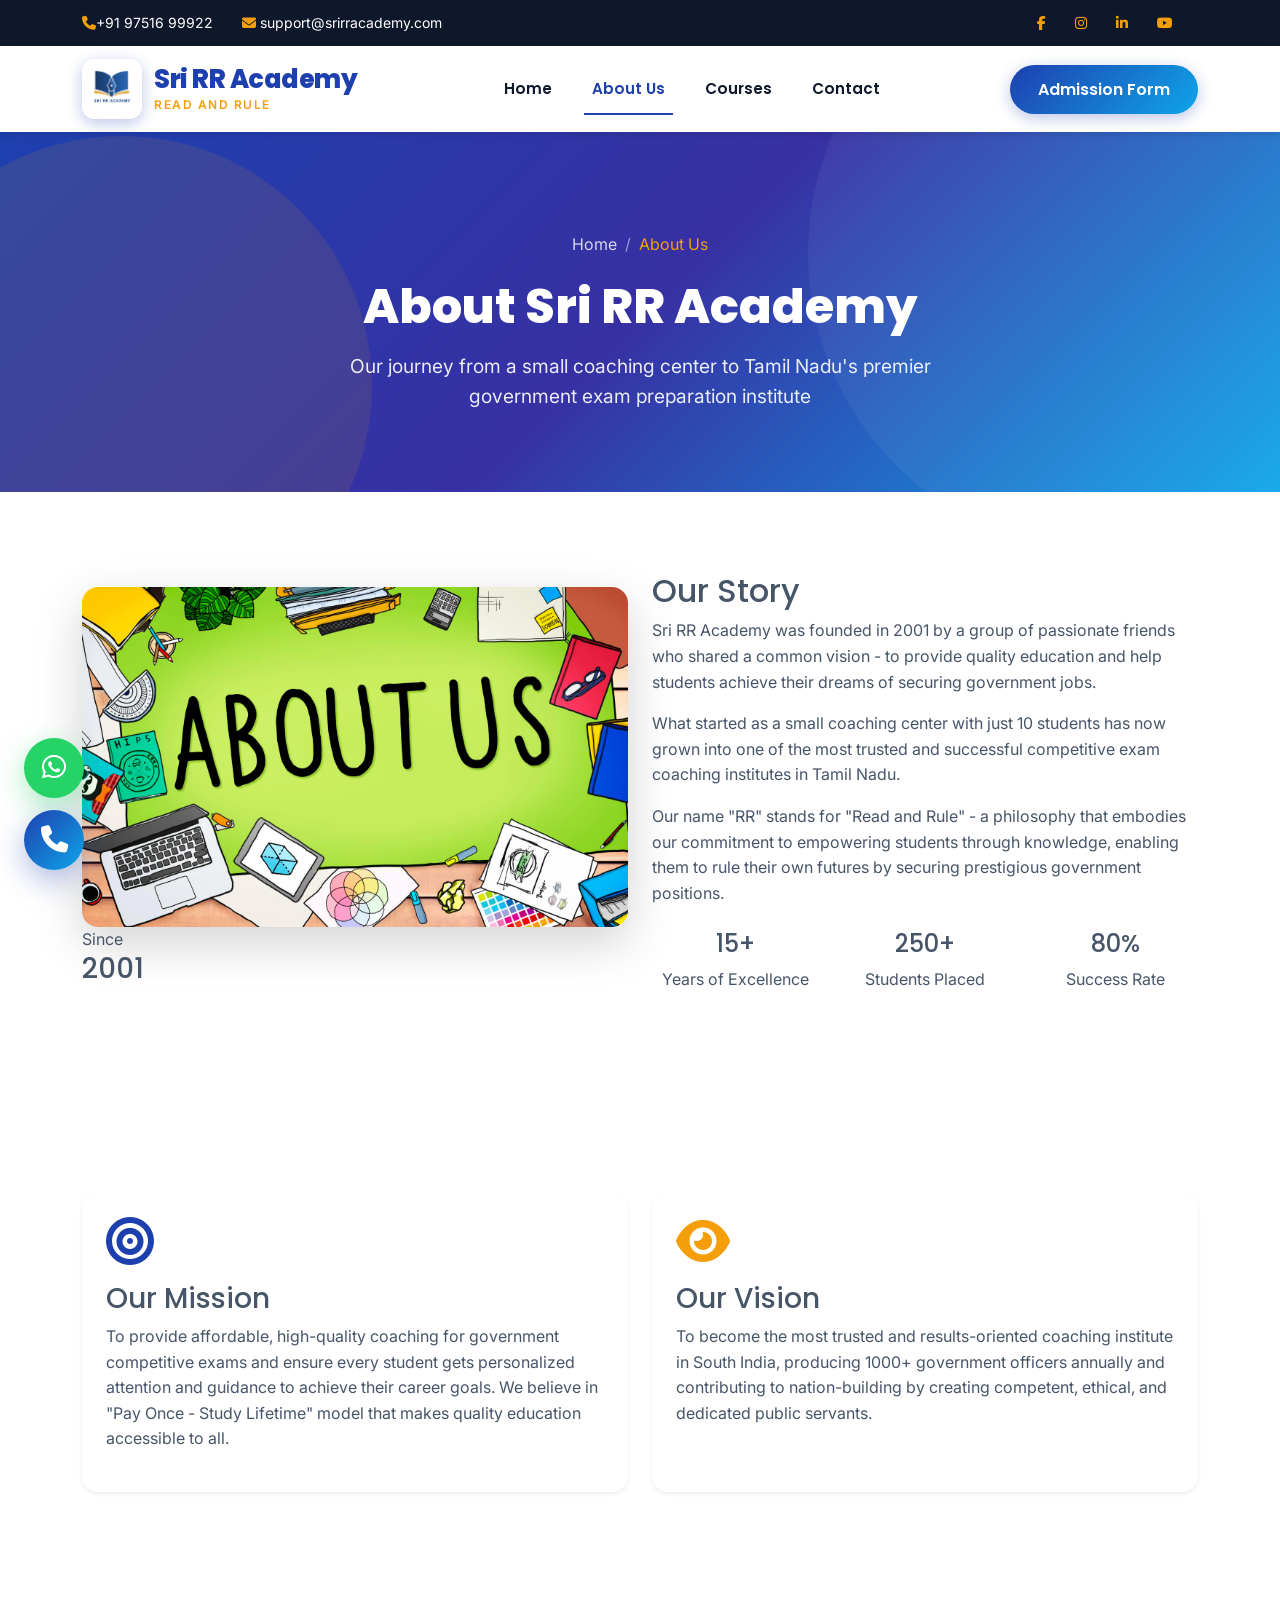
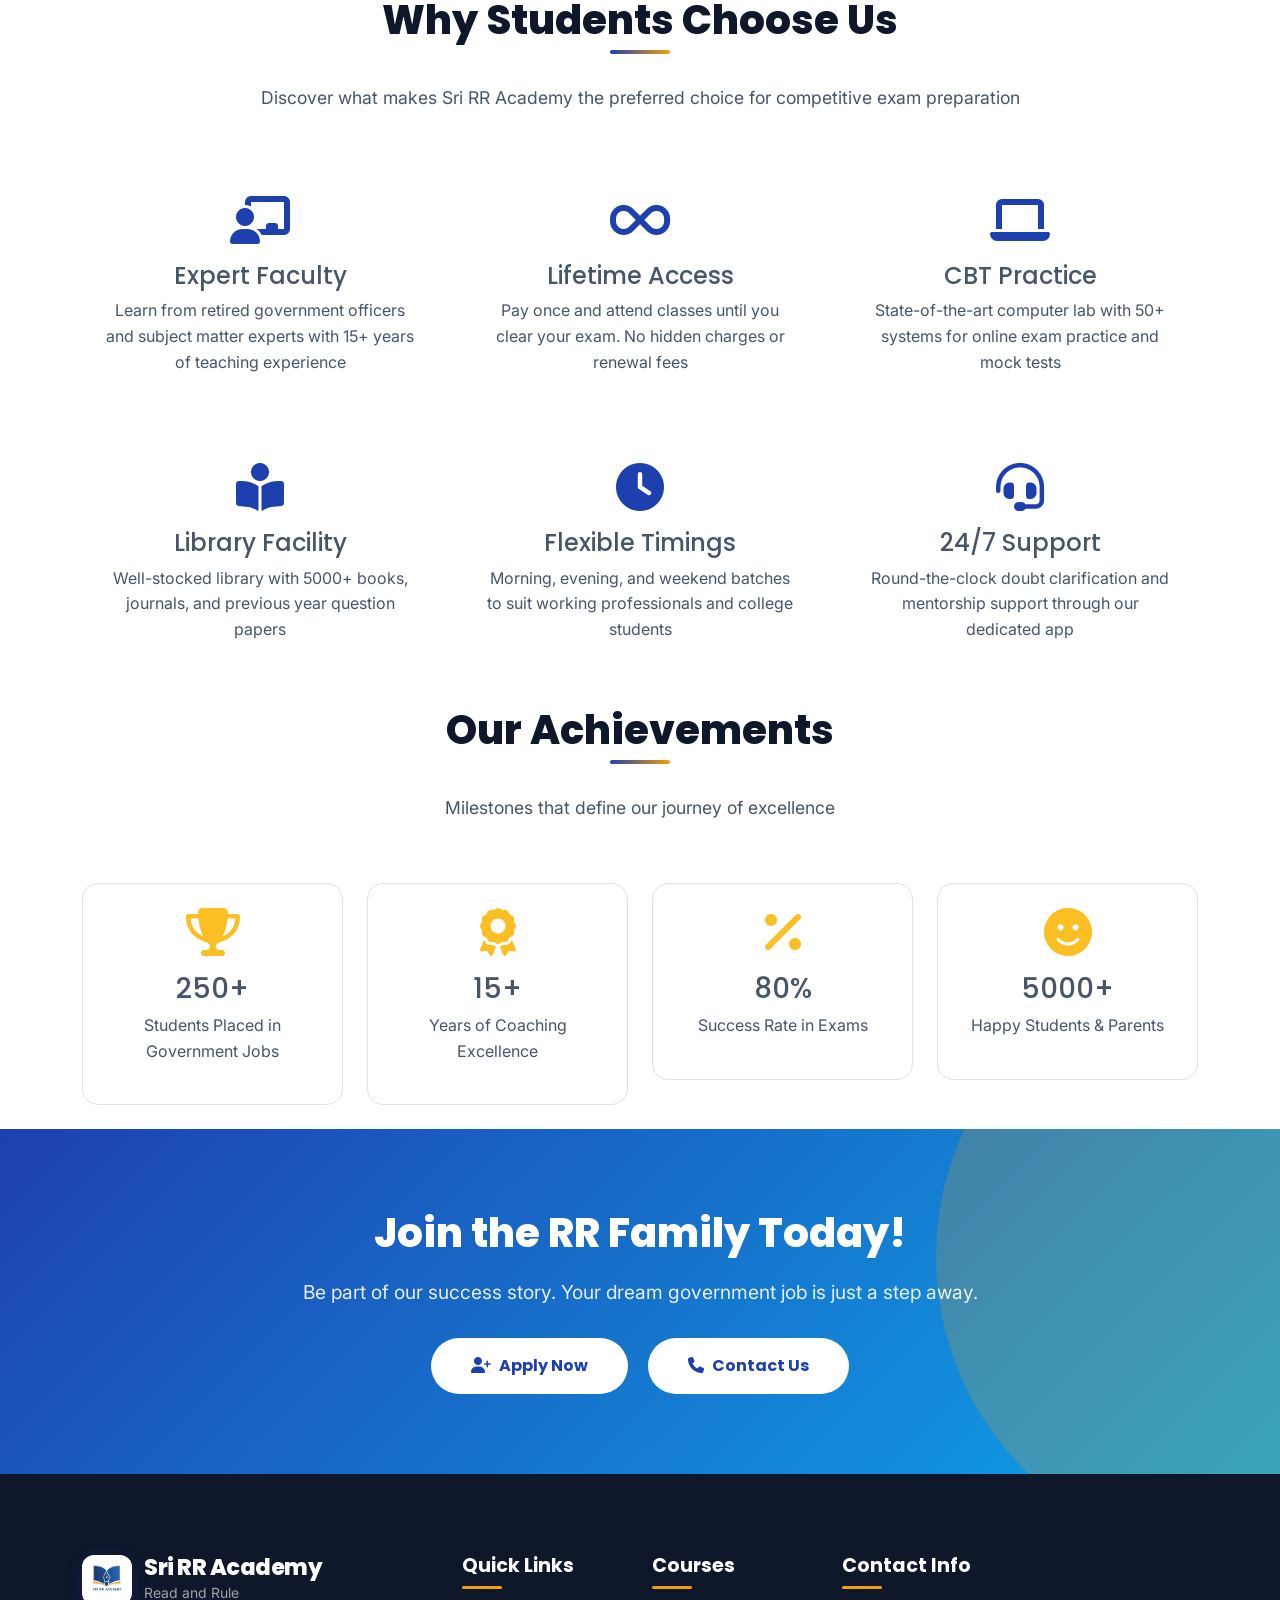
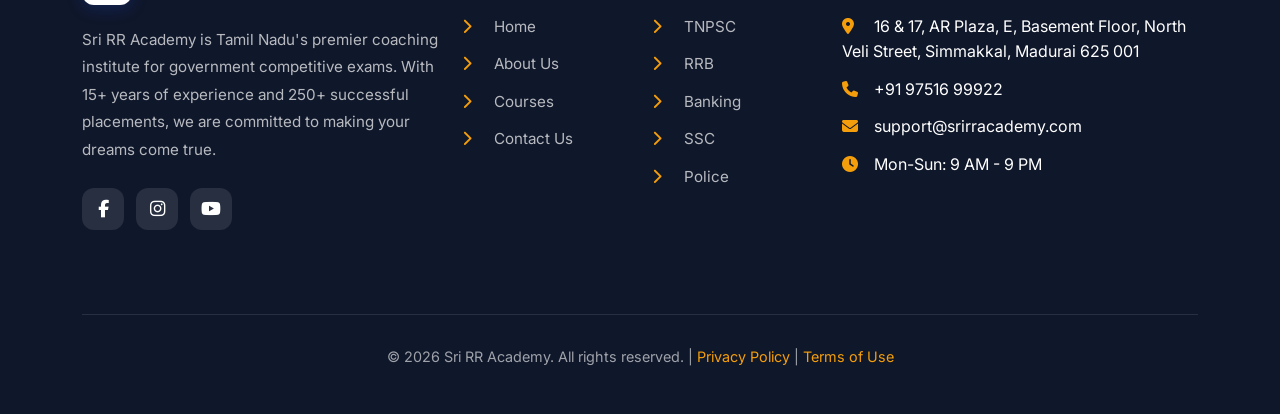
<file: aboutus.html>
<!DOCTYPE html>
<html lang="en">
<head>
    <meta charset="UTF-8">
    <meta name="viewport" content="width=device-width, initial-scale=1.0">
    <title>About Us | Sri RR Academy - Our Journey & Success Story</title>
    <meta name="description" content="Learn about Sri RR Academy's journey since 2009. Founded by friends with a vision, we've achieved 250+ placements and 100% success rate in government job coaching.">
    
    <!-- Bootstrap CSS -->
    <link href="https://cdn.jsdelivr.net/npm/bootstrap@5.3.0/dist/css/bootstrap.min.css" rel="stylesheet">
    <!-- Font Awesome -->
    <link rel="stylesheet" href="https://cdnjs.cloudflare.com/ajax/libs/font-awesome/6.4.0/css/all.min.css">
    <!-- Google Fonts -->
    <link href="https://fonts.googleapis.com/css2?family=Inter:wght@300;400;500;600;700;800&family=Poppins:wght@400;500;600;700;800&display=swap" rel="stylesheet">
    <!-- Favicon -->
    <link rel="apple-touch-icon" sizes="180x180" href="assets/favicon/apple-touch-icon.png">
    <link rel="icon" type="image/png" sizes="32x32" href="assets/favicon/favicon-32x32.png">
    <link rel="icon" type="image/png" sizes="16x16" href="assets/favicon/favicon-16x16.png">
    <link rel="manifest" href="assets/favicon/site.webmanifest">
    <link rel="mask-icon" href="assets/favicon/safari-pinned-tab.svg" color="#1e40af">
    <meta name="msapplication-TileColor" content="#1e40af">
    <meta name="theme-color" content="#1e40af">
    <!-- AOS Animation Library -->
    <link href="https://unpkg.com/aos@2.3.1/dist/aos.css" rel="stylesheet">
    <!-- Custom CSS -->
    <link rel="stylesheet" href="assets/css/styles.css">
</head>
<body>

    <!-- Popup Form -->
    <!-- <div class="popup-overlay" id="popupForm">
        <div class="popup-form-container">
            <span class="popup-close" data-popup-close>&times;</span>
            <h3><i class="fas fa-user-graduate me-2"></i>Enquire Now</h3>
            
            <div id="popupStatus" class="alert d-none mb-3" role="alert"></div>
            
            <form id="enquiryForm" method="POST" action="enquiry_submit.php" novalidate>
                <input type="text" name="name" class="form-control" placeholder="Full Name" required>
                <input type="tel" name="phone" class="form-control" placeholder="Phone Number" required>
                <input type="email" name="email" class="form-control" placeholder="Email Address" required>
                <select name="education" class="form-select" required>
                    <option value="" selected disabled>Education - Degree or Non-Degree</option>
                    <option value="degree">Degree Holder</option>
                    <option value="non-degree">Non-Degree</option>
                    <option value="pursuing">Currently Pursuing</option>
                </select>
                <select name="userType" class="form-select" required>
                    <option value="" selected disabled>You are a - Student or Parent</option>
                    <option value="student">Student</option>
                    <option value="parent">Parent</option>
                    <option value="working">Working Professional</option>
                </select>
                <select name="course" class="form-select" required>
                    <option value="" selected disabled>Interested Course</option>
                    <option value="tnpsc">TNPSC Group 4</option>
                    
                    <option value="IBPS">IBPS</option>
                    <option value="SSC">SSC</option>
                    <option value="police">Police & Defence</option>
                </select>
    
    
    
    
    <button type="submit" class="btn-submit-popup">
                Submit Enquiry <i class="fas fa-paper-plane ms-2"></i>
            </button>
        </form>
    </div>
</div> -->

<!-- Top Bar -->
<div class="top-bar">
    <div class="container">
        <div class="row align-items-center">
            <div class="col-md-6">
                <a href="tel:+919751699922"><i class="fas fa-phone"></i>+91 97516 99922</a>
                <a href="mailto:support@srirracademy.com"><i class="fas fa-envelope"></i> support@srirracademy.com</a>
            </div>
            <div class="col-md-6 text-end">
                <a href="https://www.facebook.com/srirracademy" target="_blank"><i class="fab fa-facebook-f"></i></a>
                <a href="https://www.instagram.com/srirracademy" target="_blank"><i class="fab fa-instagram"></i></a>
                <a href="https://www.linkedin.com/company/srirracademy" target="_blank"><i class="fab fa-linkedin-in"></i></a>
                <a href="https://www.youtube.com/@SRIRRACADEMY" target="_blank"><i class="fab fa-youtube"></i></a>
            </div>
        </div>
    </div>
</div>

<!-- Header -->
<header class="main-header">
    <div class="container">
        <nav class="navbar navbar-expand-lg navbar-light">
            <a class="navbar-brand" href="index.html">
                <div class="logo-container logo-container--img">
                    <img src="assets/image/logo.png" alt="Sri RR Academy">
                </div>
                <div class="brand-text">
                    <span class="brand-name">Sri RR Academy</span>
                    <span class="brand-tagline">Read and Rule</span>
                </div>
            </a>
            <button class="navbar-toggler" type="button" data-bs-toggle="collapse" data-bs-target="#navbarNav">
                <span class="navbar-toggler-icon"></span>
            </button>
            <div class="collapse navbar-collapse" id="navbarNav">
                <ul class="navbar-nav mx-auto">
                    <li class="nav-item"><a class="nav-link" href="index.html">Home</a></li>
                    <li class="nav-item"><a class="nav-link active" href="aboutus.html">About Us</a></li>
                    <li class="nav-item"><a class="nav-link" href="courses.html">Courses</a></li>
                    <li class="nav-item"><a class="nav-link" href="contact.html">Contact</a></li>
                </ul>
                <div class="d-flex gap-2">
                    <a href="admission.html" class="btn-primary-custom">Admission Form</a>
                </div>
            </div>
        </nav>
    </div>
</header>

<!-- Page Banner -->
<section class="page-banner">
    <div class="container">
        <div class="page-banner-content" data-aos="fade-up">
            <nav aria-label="breadcrumb">
                <ol class="breadcrumb">
                    <li class="breadcrumb-item"><a href="index.html">Home</a></li>
                    <li class="breadcrumb-item active" aria-current="page">About Us</li>
                </ol>
            </nav>
            <h1>About Sri RR Academy</h1>
            <p>Our journey from a small coaching center to Tamil Nadu's premier government exam preparation institute</p>
        </div>
    </div>
</section>

<!-- Our Story Section -->
<section class="about-story-section">
    <div class="container">
        <div class="row align-items-center">
            <div class="col-lg-6 mb-4" data-aos="fade-right">
                <div class="about-story-image">
                    <img src="assets/image/about.jpg" alt="Sri RR Academy History" class="img-fluid rounded-4 shadow-lg">
                    <div class="story-badge" data-aos="zoom-in" data-aos-delay="300">
                        <span>Since</span>
                        <h3>2001</h3>
                    </div>
                </div>
            </div>
            <div class="col-lg-6 mb-4" data-aos="fade-left">
                <div class="about-story-content">
                    <h2>Our <span>Story</span></h2>
                    <p>Sri RR Academy was founded in 2001 by a group of passionate friends who shared a common vision - to provide quality education and help students achieve their dreams of securing government jobs.</p>
                    <p>What started as a small coaching center with just 10 students has now grown into one of the most trusted and successful competitive exam coaching institutes in Tamil Nadu.</p>
                    <p>Our name "RR" stands for "Read and Rule" - a philosophy that embodies our commitment to empowering students through knowledge, enabling them to rule their own futures by securing prestigious government positions.</p>
                    
                    <div class="story-stats row mt-4">
                        <div class="col-4 text-center">
                            <h4>15+</h4>
                            <p>Years of Excellence</p>
                        </div>
                        <div class="col-4 text-center">
                            <h4>250+</h4>
                            <p>Students Placed</p>
                        </div>
                        <div class="col-4 text-center">
                            <h4>80%</h4>
                            <p>Success Rate</p>
                        </div>
                    </div>
                </div>
            </div>
        </div>
    </div>
</section>

<!-- Mission & Vision -->
<section class="mission-vision-section" style="background: var(--light-bg); padding: 80px 0;">
    <div class="container">
        <div class="row">
            <div class="col-lg-6 mb-4" data-aos="fade-up" data-aos-delay="100">
                <div class="mission-card h-100 p-4 bg-white rounded-4 shadow-sm">
                    <div class="mission-icon mb-3">
                        <i class="fas fa-bullseye fa-3x" style="color: var(--primary-color);"></i>
                    </div>
                    <h3>Our Mission</h3>
                    <p>To provide affordable, high-quality coaching for government competitive exams and ensure every student gets personalized attention and guidance to achieve their career goals. We believe in "Pay Once - Study Lifetime" model that makes quality education accessible to all.</p>
                </div>
            </div>
            <div class="col-lg-6 mb-4" data-aos="fade-up" data-aos-delay="200">
                <div class="vision-card h-100 p-4 bg-white rounded-4 shadow-sm">
                    <div class="vision-icon mb-3">
                        <i class="fas fa-eye fa-3x" style="color: var(--secondary-color);"></i>
                    </div>
                    <h3>Our Vision</h3>
                    <p>To become the most trusted and results-oriented coaching institute in South India, producing 1000+ government officers annually and contributing to nation-building by creating competent, ethical, and dedicated public servants.</p>
                </div>
            </div>
        </div>
    </div>
</section>

<!-- Why Choose Us -->
<section class="why-choose-section">
    <div class="container">
        <div class="section-title" data-aos="fade-up">
            <h2>Why Students Choose Us</h2>
            <p>Discover what makes Sri RR Academy the preferred choice for competitive exam preparation</p>
        </div>
        
        <div class="row">
            <div class="col-lg-4 col-md-6 mb-4" data-aos="fade-up" data-aos-delay="100">
                <div class="why-choose-card text-center p-4 h-100">
                    <div class="why-icon mb-3">
                        <i class="fas fa-chalkboard-teacher fa-3x" style="color: var(--primary-color);"></i>
                    </div>
                    <h4>Expert Faculty</h4>
                    <p>Learn from retired government officers and subject matter experts with 15+ years of teaching experience</p>
                </div>
            </div>
            <div class="col-lg-4 col-md-6 mb-4" data-aos="fade-up" data-aos-delay="200">
                <div class="why-choose-card text-center p-4 h-100">
                    <div class="why-icon mb-3">
                        <i class="fas fa-infinity fa-3x" style="color: var(--primary-color);"></i>
                    </div>
                    <h4>Lifetime Access</h4>
                    <p>Pay once and attend classes until you clear your exam. No hidden charges or renewal fees</p>
                </div>
            </div>
            <div class="col-lg-4 col-md-6 mb-4" data-aos="fade-up" data-aos-delay="300">
                <div class="why-choose-card text-center p-4 h-100">
                    <div class="why-icon mb-3">
                        <i class="fas fa-laptop fa-3x" style="color: var(--primary-color);"></i>
                    </div>
                    <h4>CBT Practice</h4>
                    <p>State-of-the-art computer lab with 50+ systems for online exam practice and mock tests</p>
                </div>
            </div>
            <div class="col-lg-4 col-md-6 mb-4" data-aos="fade-up" data-aos-delay="100">
                <div class="why-choose-card text-center p-4 h-100">
                    <div class="why-icon mb-3">
                        <i class="fas fa-book-reader fa-3x" style="color: var(--primary-color);"></i>
                    </div>
                    <h4>Library Facility</h4>
                    <p>Well-stocked library with 5000+ books, journals, and previous year question papers</p>
                </div>
            </div>
            <div class="col-lg-4 col-md-6 mb-4" data-aos="fade-up" data-aos-delay="200">
                <div class="why-choose-card text-center p-4 h-100">
                    <div class="why-icon mb-3">
                        <i class="fas fa-clock fa-3x" style="color: var(--primary-color);"></i>
                    </div>
                    <h4>Flexible Timings</h4>
                    <p>Morning, evening, and weekend batches to suit working professionals and college students</p>
                </div>
            </div>
            <div class="col-lg-4 col-md-6 mb-4" data-aos="fade-up" data-aos-delay="300">
                <div class="why-choose-card text-center p-4 h-100">
                    <div class="why-icon mb-3">
                        <i class="fas fa-headset fa-3x" style="color: var(--primary-color);"></i>
                    </div>
                    <h4>24/7 Support</h4>
                    <p>Round-the-clock doubt clarification and mentorship support through our dedicated app</p>
                </div>
            </div>
        </div>
    </div>
</section>

<!-- Team Section -->
<!-- <section class="team-section" style="background: linear-gradient(135deg, #1e40af 0%, #3b82f6 100%); padding: 80px 0; color: white;">
    <div class="container">
        <div class="section-title text-white" data-aos="fade-up">
            <h2>Our Leadership</h2>
            <p>Meet the visionaries behind Sri RR Academy's success</p>
        </div>
        
        <div class="row justify-content-center">
            <div class="col-lg-4 col-md-6 mb-4" data-aos="fade-up" data-aos-delay="100">
                <div class="team-card text-center bg-white text-dark p-4 rounded-4">
                    <div class="team-avatar mb-3 mx-auto" style="width: 100px; height: 100px; background: var(--primary-color); border-radius: 50%; display: flex; align-items: center; justify-content: center; color: white; font-size: 40px; font-weight: bold;">
                        RR
                    </div>
                    <h4>Founder Name</h4>
                    <p class="text-muted">Founder & Director</p>
                    <p>Former government officer with 20+ years of experience in public service</p>
                </div>
            </div>
            <div class="col-lg-4 col-md-6 mb-4" data-aos="fade-up" data-aos-delay="200">
                <div class="team-card text-center bg-white text-dark p-4 rounded-4">
                    <div class="team-avatar mb-3 mx-auto" style="width: 100px; height: 100px; background: var(--secondary-color); border-radius: 50%; display: flex; align-items: center; justify-content: center; color: white; font-size: 40px; font-weight: bold;">
                        AC
                    </div>
                    <h4>Academic Head</h4>
                    <p class="text-muted">Chief Academic Officer</p>
                    <p>Expert in competitive exam patterns and curriculum development</p>
                </div>
            </div>
        </div>
    </div>
</section> -->

<!-- Achievements -->
<section class="achievements-section">
    <div class="container">
        <div class="section-title" data-aos="fade-up">
            <h2>Our Achievements</h2>
            <p>Milestones that define our journey of excellence</p>
        </div>
        
        <div class="row">
            <div class="col-lg-3 col-md-6 mb-4" data-aos="fade-up" data-aos-delay="100">
                <div class="achievement-card text-center p-4 border rounded-4">
                    <i class="fas fa-trophy fa-3x mb-3" style="color: #fbbf24;"></i>
                    <h3>250+</h3>
                    <p>Students Placed in Government Jobs</p>
                </div>
            </div>
            <div class="col-lg-3 col-md-6 mb-4" data-aos="fade-up" data-aos-delay="200">
                <div class="achievement-card text-center p-4 border rounded-4">
                    <i class="fas fa-award fa-3x mb-3" style="color: #fbbf24;"></i>
                    <h3>15+</h3>
                    <p>Years of Coaching Excellence</p>
                </div>
            </div>
            <div class="col-lg-3 col-md-6 mb-4" data-aos="fade-up" data-aos-delay="300">
                <div class="achievement-card text-center p-4 border rounded-4">
                    <i class="fas fa-percentage fa-3x mb-3" style="color: #fbbf24;"></i>
                    <h3>80%</h3>
                    <p>Success Rate in Exams</p>
                </div>
            </div>
            <div class="col-lg-3 col-md-6 mb-4" data-aos="fade-up" data-aos-delay="400">
                <div class="achievement-card text-center p-4 border rounded-4">
                    <i class="fas fa-smile fa-3x mb-3" style="color: #fbbf24;"></i>
                    <h3>5000+</h3>
                    <p>Happy Students & Parents</p>
                </div>
            </div>
        </div>
    </div>
</section>

<!-- CTA Section -->
<section class="cta-section">
    <div class="container" data-aos="fade-up">
        <h2>Join the RR Family Today!</h2>
        <p>Be part of our success story. Your dream government job is just a step away.</p>
        <a href="admission.html" class="btn-white me-3"><i class="fas fa-user-plus me-2"></i>Apply Now</a>
        <a href="contact.html" class="btn-white"><i class="fas fa-phone me-2"></i>Contact Us</a>
    </div>
</section>

<!-- Footer -->
    <footer class="footer">
        <div class="container">
            <div class="row">
                <div class="col-lg-4 col-md-6 mb-4">
                    <div class="footer-widget">
                        <div class="brand-footer">
                            <div class="logo-container logo-container--img" aria-label="Sri RR Academy logo">
                                <img src="assets/image/logo.png" alt="Sri RR Academy">
                            </div>
                            <div>
                                <div class="brand-name">Sri RR Academy</div>
                                <small style="color: rgba(255,255,255,0.6);">Read and Rule</small>
                            </div>
                        </div>
                        <p>Sri RR Academy is Tamil Nadu's premier coaching institute for government competitive exams. With 15+ years of experience and 250+ successful placements, we are committed to making your dreams come true.</p>
                        <div class="social-links-footer">
                            <a href="https://www.facebook.com/srirracademy" target="_blank"><i class="fab fa-facebook-f"></i></a>
                            <a href="https://www.instagram.com/srirracademy" target="_blank"><i class="fab fa-instagram"></i></a>
                            <a href="https://www.youtube.com/@SRIRRACADEMY" target="_blank"><i class="fab fa-youtube"></i></a>
                        </div>
                    </div>
                </div>
                <div class="col-lg-2 col-md-6 mb-4">
                    <div class="footer-widget">
                        <h3>Quick Links</h3>
                        <ul>
                            <li><a href="index.html"><i class="fas fa-chevron-right"></i> Home</a></li>
                            <li><a href="aboutus.html"><i class="fas fa-chevron-right"></i> About Us</a></li>
                            <li><a href="courses.html"><i class="fas fa-chevron-right"></i> Courses</a></li>
                            <li><a href="contact.html"><i class="fas fa-chevron-right"></i> Contact Us</a></li>
                        </ul>
                    </div>
                </div>
                <div class="col-lg-2 col-md-6 mb-4">
                    <div class="footer-widget">
                        <h3>Courses</h3>
                        <ul>
                            <li><a href="courses.html"><i class="fas fa-chevron-right"></i> TNPSC</a></li>
                            <li><a href="courses.html"><i class="fas fa-chevron-right"></i> RRB</a></li>
                            <li><a href="courses.html"><i class="fas fa-chevron-right"></i> Banking</a></li>
                            <li><a href="courses.html"><i class="fas fa-chevron-right"></i> SSC</a></li>
                            <li><a href="courses.html"><i class="fas fa-chevron-right"></i> Police</a></li>
                        </ul>
                    </div>
                </div>
                <div class="col-lg-4 col-md-6 mb-4">
                    <div class="footer-widget">
                        <h3>Contact Info</h3>
                        <ul>
                            <li><i class="fas fa-map-marker-alt"></i> 16 & 17, AR Plaza, E, Basement Floor, North Veli Street, Simmakkal, Madurai 625 001</li>
                            <li><i class="fas fa-phone"></i> +91 97516 99922</li>
                            <li><i class="fas fa-envelope"></i> support@srirracademy.com</li>
                            <li><i class="fas fa-clock"></i> Mon-Sun: 9 AM - 9 PM</li>
                        </ul>
                        
                        <!-- <h3 class="mt-4">Newsletter</h3>
                        <form class="mt-3" data-newsletter>
                            <div class="input-group">
                                <input type="email" class="form-control" placeholder="Your email" required>
                                <button class="btn" type="submit" style="background: var(--secondary-color); color: #fff; border: none;">
                                    <i class="fas fa-paper-plane"></i>
                                </button>
                            </div>
                        </form> -->
                    </div>
                </div>
            </div>
            <div class="footer-bottom">
                <p>&copy; 2026 Sri RR Academy. All rights reserved. | <a href="#">Privacy Policy</a> | <a href="#">Terms of Use</a></p>
            </div>
        </div>
    </footer>

<!-- Floating Actions -->
<div class="floating-actions" aria-label="Quick contact actions">
    <a href="https://wa.me/919003244002" class="floating-btn floating-btn--whatsapp" target="_blank" aria-label="Chat on WhatsApp">
        <i class="fab fa-whatsapp"></i>
    </a>
    <a href="tel:+919751699922" class="floating-btn floating-btn--call" aria-label="Call now">
        <i class="fas fa-phone"></i>
    </a>
</div>

<button type="button" class="back-to-top" id="backToTop" aria-label="Go to top">
    <i class="fas fa-arrow-up"></i>
</button>

<!-- Bootstrap JS -->
<script src="https://cdn.jsdelivr.net/npm/bootstrap@5.3.0/dist/js/bootstrap.bundle.min.js"></script>
<!-- AOS Animation Library -->
<script src="https://unpkg.com/aos@2.3.1/dist/aos.js"></script>
<!-- Custom JS -->
<script src="assets/js/script.js"></script>

</body>
</html>
</file>
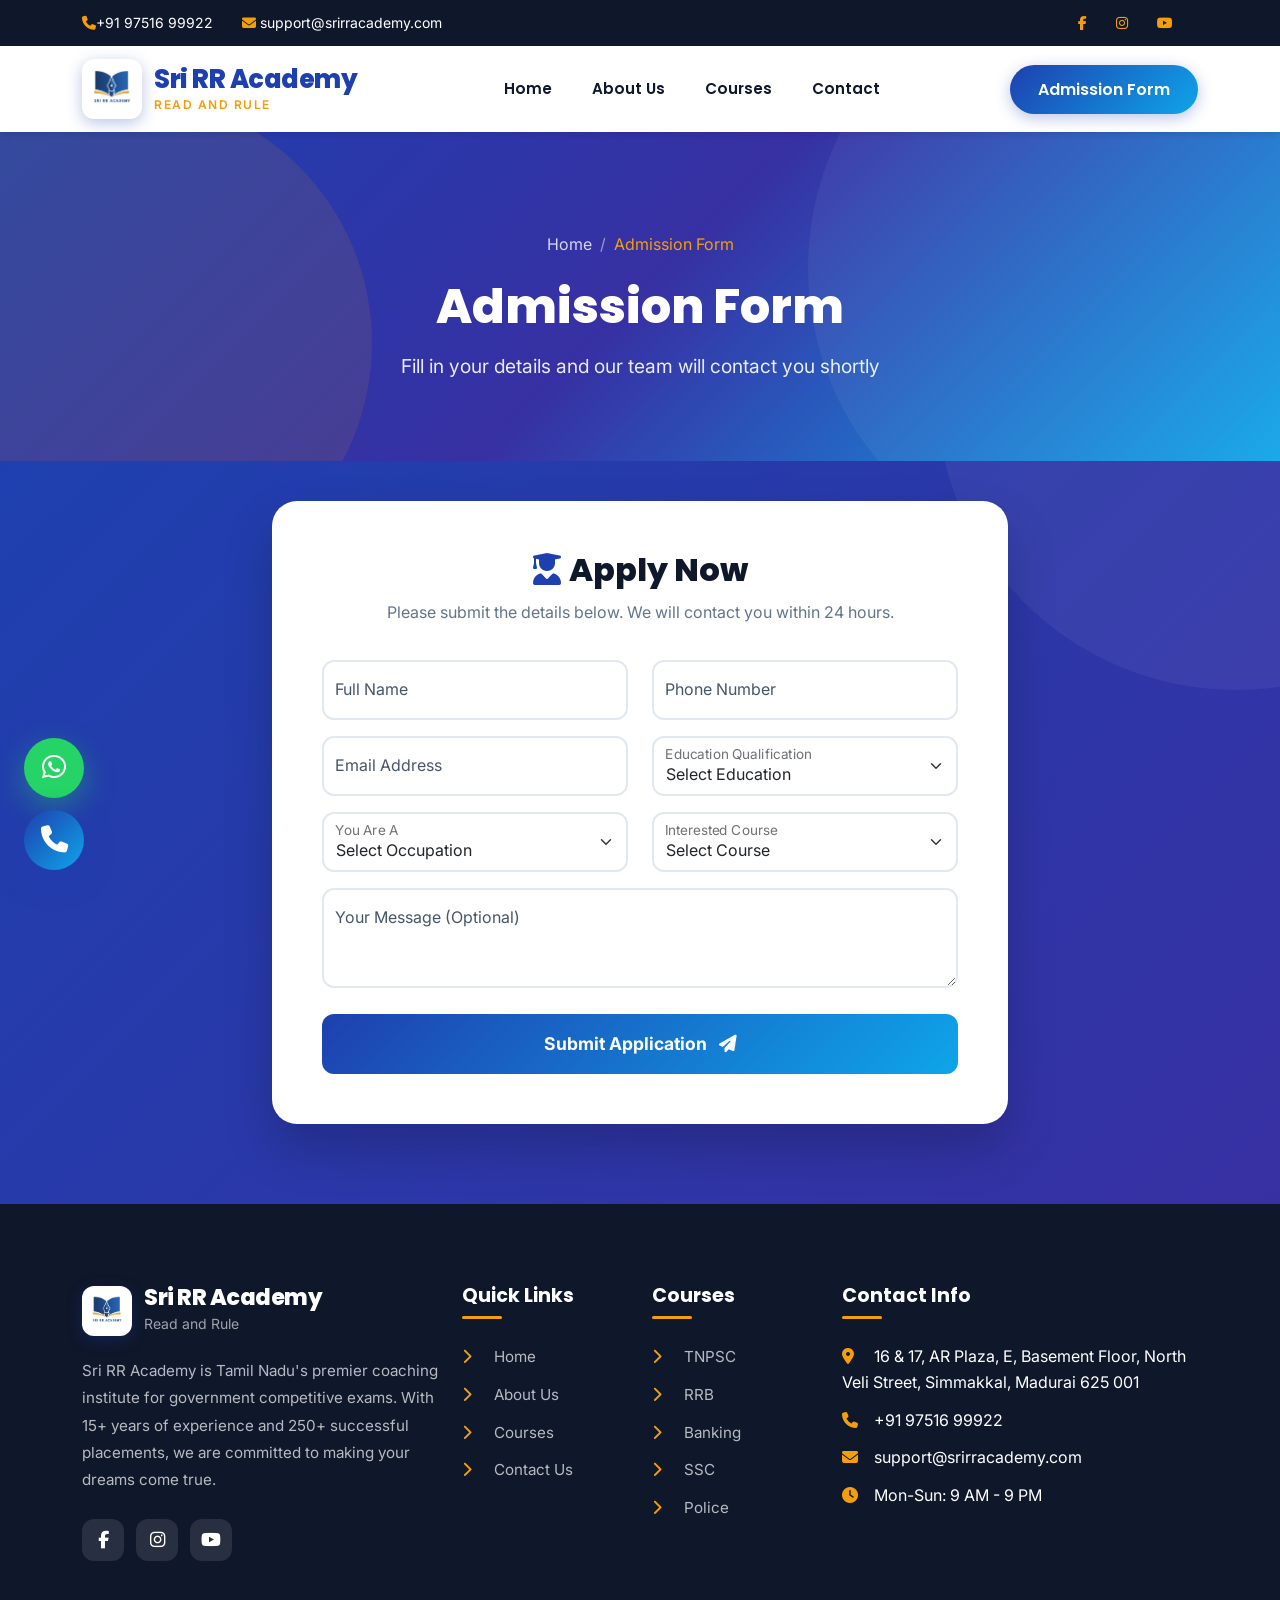
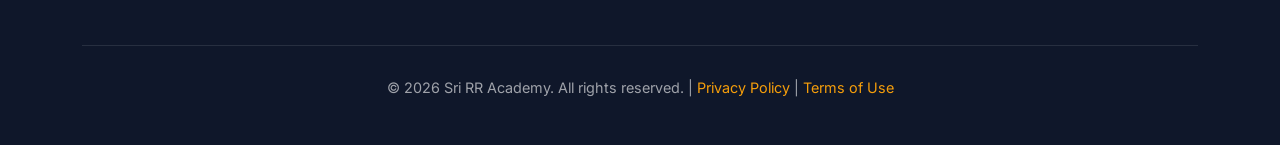
<file: admission.html>
<!DOCTYPE html>
<html lang="en">
<head>
    <meta charset="UTF-8">
    <meta name="viewport" content="width=device-width, initial-scale=1.0">
    <title>Admission Form | Sri RR Academy</title>
    <meta name="description" content="Apply for admission at Sri RR Academy. Submit your details and our team will contact you shortly.">

    <!-- Bootstrap CSS -->
    <link href="https://cdn.jsdelivr.net/npm/bootstrap@5.3.0/dist/css/bootstrap.min.css" rel="stylesheet">
    <!-- Font Awesome -->
    <link rel="stylesheet" href="https://cdnjs.cloudflare.com/ajax/libs/font-awesome/6.4.0/css/all.min.css">
    <!-- Google Fonts -->
    <link href="https://fonts.googleapis.com/css2?family=Inter:wght@300;400;500;600;700;800&family=Poppins:wght@400;500;600;700;800&display=swap" rel="stylesheet">
    <!-- Favicon -->
    <link rel="apple-touch-icon" sizes="180x180" href="assets/favicon/apple-touch-icon.png">
    <link rel="icon" type="image/png" sizes="32x32" href="assets/favicon/favicon-32x32.png">
    <link rel="icon" type="image/png" sizes="16x16" href="assets/favicon/favicon-16x16.png">
    <link rel="manifest" href="assets/favicon/site.webmanifest">
    <link rel="mask-icon" href="assets/favicon/safari-pinned-tab.svg" color="#1e40af">
    <meta name="msapplication-TileColor" content="#1e40af">
    <meta name="theme-color" content="#1e40af">
    <!-- AOS Animation Library -->
    <link href="https://unpkg.com/aos@2.3.1/dist/aos.css" rel="stylesheet">
    <!-- Custom CSS -->
    <link rel="stylesheet" href="assets/css/styles.css">
</head>

<body>

    <!-- Popup Form -->
    <!-- <div class="popup-overlay" id="popupForm">
        <div class="popup-form-container">
            <span class="popup-close" onclick="closePopup()">&times;</span>
            <h3><i class="fas fa-user-graduate me-2"></i>Enquire Now</h3>
            
            <div id="popupStatus" class="alert d-none mb-3" role="alert"></div>
            
            <form id="enquiryForm" method="POST" action="enquiry_submit.php" novalidate>
                <input type="text" name="name" class="form-control" placeholder="Full Name" required>
                <input type="tel" name="phone" class="form-control" placeholder="Phone Number" required>
                <input type="email" name="email" class="form-control" placeholder="Email Address" required>
                <select name="education" class="form-select" required>
                    <option value="" selected disabled>Education - Degree or Non-Degree</option>
                    <option value="degree">Degree Holder</option>
                    <option value="non-degree">Non-Degree</option>
                    <option value="pursuing">Currently Pursuing</option>
                </select>
                <select name="userType" class="form-select" required>
                    <option value="" selected disabled>You are a - Student or Parent</option>
                    <option value="student">Student</option>
                    <option value="parent">Parent</option>
                    <option value="working">Working Professional</option>
                </select>
                <select name="course" class="form-select" required>
                    <option value="" selected disabled>Interested Course</option>
                    <option value="tnpsc">TNPSC Group 4</option>
                    
                    <option value="IBPS">IBPS</option>
                    <option value="SSC">SSC</option>
                    <option value="police">Police & Defence</option>
                </select>
                <button type="submit" class="btn-submit-popup">
                    Submit Enquiry <i class="fas fa-paper-plane ms-2"></i>
                </button>
            </form>
        </div>
    </div> -->

    <!-- Top Bar -->
    <div class="top-bar">
        <div class="container">
            <div class="row align-items-center">
                <div class="col-md-6">
                    <a href="tel:+919751699922"><i class="fas fa-phone"></i>+91 97516 99922</a>
                    <a href="mailto:support@srirracademy.com"><i class="fas fa-envelope"></i> support@srirracademy.com</a>
                </div>
                <div class="col-md-6 text-end">
                    <a href="https://www.facebook.com/srirracademy" target="_blank"><i class="fab fa-facebook-f"></i></a>
                    <a href="https://www.instagram.com/srirracademy" target="_blank"><i class="fab fa-instagram"></i></a>
                    <a href="https://www.youtube.com/@SRIRRACADEMY" target="_blank"><i class="fab fa-youtube"></i></a>
                </div>
            </div>
        </div>
    </div>

    <!-- Header -->
    <header class="main-header">
        <div class="container">
            <nav class="navbar navbar-expand-lg navbar-light">
                <a class="navbar-brand" href="index.html">
                    <div class="logo-container logo-container--img">
                        <img src="assets/image/logo.png" alt="Sri RR Academy">
                    </div>
                    <div class="brand-text">
                        <span class="brand-name">Sri RR Academy</span>
                        <span class="brand-tagline">Read and Rule</span>
                    </div>
                </a>
                <button class="navbar-toggler" type="button" data-bs-toggle="collapse" data-bs-target="#navbarNav">
                    <span class="navbar-toggler-icon"></span>
                </button>
                <div class="collapse navbar-collapse" id="navbarNav">
                    <ul class="navbar-nav mx-auto">
                        <li class="nav-item"><a class="nav-link" href="index.html">Home</a></li>
                        <li class="nav-item"><a class="nav-link" href="aboutus.html">About Us</a></li>
                        <li class="nav-item"><a class="nav-link" href="courses.html">Courses</a></li>
                        <li class="nav-item"><a class="nav-link" href="contact.html">Contact</a></li>
                    </ul>
                    <div class="d-flex gap-2">
                        <a href="admission.html" class="btn-primary-custom active">Admission Form</a>
                    </div>
                </div>
            </nav>
        </div>
    </header>

    <!-- Page Banner -->
    <section class="page-banner">
        <div class="container">
            <div class="page-banner-content" data-aos="fade-up">
                <nav aria-label="breadcrumb">
                    <ol class="breadcrumb">
                        <li class="breadcrumb-item"><a href="index.html">Home</a></li>
                        <li class="breadcrumb-item active" aria-current="page">Admission Form</li>
                    </ol>
                </nav>
                <h1>Admission Form</h1>
                <p>Fill in your details and our team will contact you shortly</p>
            </div>
        </div>
    </section>

    <!-- Admission Form -->
    <section class="admission-section" style="padding-top: 40px;">
        <div class="container">
            <div class="row justify-content-center">
                <div class="col-lg-8" data-aos="fade-up">
                    <div class="admission-form-container">
                        <h2><i class="fas fa-user-graduate me-2" style="color: var(--primary-color);"></i>Apply Now</h2>
                        <p>Please submit the details below. We will contact you within 24 hours.</p>

                        <div id="admissionStatus" class="alert d-none" role="alert"></div>

                        <form id="admissionForm" method="POST" action="admission_submit.php" novalidate>
                            <div class="row">
                                <div class="col-md-6 mb-3">
                                    <div class="form-floating">
                                        <input type="text" class="form-control" id="fullName" name="fullName" placeholder="Full Name" required>
                                        <label for="fullName">Full Name</label>
                                    </div>
                                </div>
                                <div class="col-md-6 mb-3">
                                    <div class="form-floating">
                                        <input type="tel" class="form-control" id="phone" name="phone" placeholder="Phone Number" required>
                                        <label for="phone">Phone Number</label>
                                    </div>
                                </div>
                            </div>

                            <div class="row">
                                <div class="col-md-6 mb-3">
                                    <div class="form-floating">
                                        <input type="email" class="form-control" id="email" name="email" placeholder="Email Address" required>
                                        <label for="email">Email Address</label>
                                    </div>
                                </div>
                                <div class="col-md-6 mb-3">
                                    <div class="form-floating">
                                        <select class="form-select" id="education" name="education" required>
                                            <option value="" selected disabled>Select Education</option>
                                            <option value="10th">10th Pass</option>
                                            <option value="12th">12th Pass</option>
                                            <option value="diploma">Diploma</option>
                                            <option value="degree">Degree Holder</option>
                                            <option value="pg">Post Graduate</option>
                                            <option value="pursuing">Currently Pursuing</option>
                                        </select>
                                        <label for="education">Education Qualification</label>
                                    </div>
                                </div>
                            </div>

                            <div class="row">
                                <div class="col-md-6 mb-3">
                                    <div class="form-floating">
                                        <select class="form-select" id="occupation" name="occupation" required>
                                            <option value="" selected disabled>Select Occupation</option>
                                            <option value="student">Student</option>
                                            <option value="parent">Parent</option>
                                            <option value="working">Working Professional</option>
                                            <option value="business">Business Owner</option>
                                            <option value="unemployed">Currently Unemployed</option>
                                        </select>
                                        <label for="occupation">You Are A</label>
                                    </div>
                                </div>
                                <div class="col-md-6 mb-3">
                                    <div class="form-floating">
                                        <select class="form-select" id="course" name="course" required>
                                            <option value="" selected disabled>Select Course</option>
                                            <option value="tnpsc4">TNPSC Group 4</option>
                                            <option value="tnpsc2">TNPSC Group 2</option>
                                            <option value="rrb-ntpc">RRB NTPC</option>
                                            <option value="rrb-groupd">RRB Group D</option>
                                            <option value="rrb-alp">RRB ALP Technician</option>
                                            <option value="banking-po">Bank PO</option>
                                            <option value="banking-clerk">Bank Clerk</option>
                                            <option value="ssc-cgl">SSC CGL</option>
                                            <option value="ssc-chsl">SSC CHSL</option>
                                            <option value="police">Police & Defence</option>
                                            <option value="tet">TET/TRB</option>
                                            <option value="technical">Technical Courses</option>
                                        </select>
                                        <label for="course">Interested Course</label>
                                    </div>
                                </div>
                            </div>

                            <div class="form-floating mb-3">
                                <textarea class="form-control" id="message" name="message" placeholder="Message" style="height: 100px;"></textarea>
                                <label for="message">Your Message (Optional)</label>
                            </div>

                            <button type="submit" class="btn-admission-submit">
                                Submit Application <i class="fas fa-paper-plane ms-2"></i>
                            </button>
                        </form>
                    </div>
                </div>
            </div>
        </div>
    </section>

    <!-- Footer -->
    <footer class="footer">
        <div class="container">
            <div class="row">
                <div class="col-lg-4 col-md-6 mb-4">
                    <div class="footer-widget">
                        <div class="brand-footer">
                            <div class="logo-container logo-container--img" aria-label="Sri RR Academy logo">
                                <img src="assets/image/logo.png" alt="Sri RR Academy">
                            </div>
                            <div>
                                <div class="brand-name">Sri RR Academy</div>
                                <small style="color: rgba(255,255,255,0.6);">Read and Rule</small>
                            </div>
                        </div>
                        <p>Sri RR Academy is Tamil Nadu's premier coaching institute for government competitive exams. With 15+ years of experience and 250+ successful placements, we are committed to making your dreams come true.</p>
                        <div class="social-links-footer">
                            <a href="https://www.facebook.com/srirracademy" target="_blank"><i class="fab fa-facebook-f"></i></a>
                            <a href="https://www.instagram.com/srirracademy" target="_blank"><i class="fab fa-instagram"></i></a>
                            <a href="https://www.youtube.com/@SRIRRACADEMY" target="_blank"><i class="fab fa-youtube"></i></a>
                        </div>
                    </div>
                </div>
                <div class="col-lg-2 col-md-6 mb-4">
                    <div class="footer-widget">
                        <h3>Quick Links</h3>
                        <ul>
                            <li><a href="index.html"><i class="fas fa-chevron-right"></i> Home</a></li>
                            <li><a href="aboutus.html"><i class="fas fa-chevron-right"></i> About Us</a></li>
                            <li><a href="courses.html"><i class="fas fa-chevron-right"></i> Courses</a></li>
                            <li><a href="contact.html"><i class="fas fa-chevron-right"></i> Contact Us</a></li>
                        </ul>
                    </div>
                </div>
                <div class="col-lg-2 col-md-6 mb-4">
                    <div class="footer-widget">
                        <h3>Courses</h3>
                        <ul>
                            <li><a href="courses.html"><i class="fas fa-chevron-right"></i> TNPSC</a></li>
                            <li><a href="courses.html"><i class="fas fa-chevron-right"></i> RRB</a></li>
                            <li><a href="courses.html"><i class="fas fa-chevron-right"></i> Banking</a></li>
                            <li><a href="courses.html"><i class="fas fa-chevron-right"></i> SSC</a></li>
                            <li><a href="courses.html"><i class="fas fa-chevron-right"></i> Police</a></li>
                        </ul>
                    </div>
                </div>
                <div class="col-lg-4 col-md-6 mb-4">
                    <div class="footer-widget">
                        <h3>Contact Info</h3>
                        <ul>
                            <li><i class="fas fa-map-marker-alt"></i> 16 & 17, AR Plaza, E, Basement Floor, North Veli Street, Simmakkal, Madurai 625 001</li>
                            <li><i class="fas fa-phone"></i> +91 97516 99922</li>
                            <li><i class="fas fa-envelope"></i> support@srirracademy.com</li>
                            <li><i class="fas fa-clock"></i> Mon-Sun: 9 AM - 9 PM</li>
                        </ul>
                        
                        <!-- <h3 class="mt-4">Newsletter</h3>
                        <form class="mt-3" data-newsletter>
                            <div class="input-group">
                                <input type="email" class="form-control" placeholder="Your email" required>
                                <button class="btn" type="submit" style="background: var(--secondary-color); color: #fff; border: none;">
                                    <i class="fas fa-paper-plane"></i>
                                </button>
                            </div>
                        </form> -->
                    </div>
                </div>
            </div>
            <div class="footer-bottom">
                <p>&copy; 2026 Sri RR Academy. All rights reserved. | <a href="#">Privacy Policy</a> | <a href="#">Terms of Use</a></p>
            </div>
        </div>
    </footer>

    <!-- Floating Actions: WhatsApp + Call (left) -->
    <div class="floating-actions" aria-label="Quick contact actions">
        <a href="https://wa.me/919003244002" class="floating-btn floating-btn--whatsapp" target="_blank" aria-label="Chat on WhatsApp">
            <i class="fab fa-whatsapp"></i>
        </a>
        <a href="tel:+919751699922" class="floating-btn floating-btn--call" aria-label="Call now">
            <i class="fas fa-phone"></i>
        </a>
    </div>

    <!-- Back to Top (right) -->
    <button type="button" class="back-to-top" id="backToTop" aria-label="Go to top">
        <i class="fas fa-arrow-up"></i>
    </button>

    <!-- Bootstrap JS -->
    <script src="https://cdn.jsdelivr.net/npm/bootstrap@5.3.0/dist/js/bootstrap.bundle.min.js"></script>
    <!-- AOS Animation Library -->
    <script src="https://unpkg.com/aos@2.3.1/dist/aos.js"></script>
    <!-- Custom JS -->
    <script src="assets/js/script.js"></script>

</body>
</html>
</file>
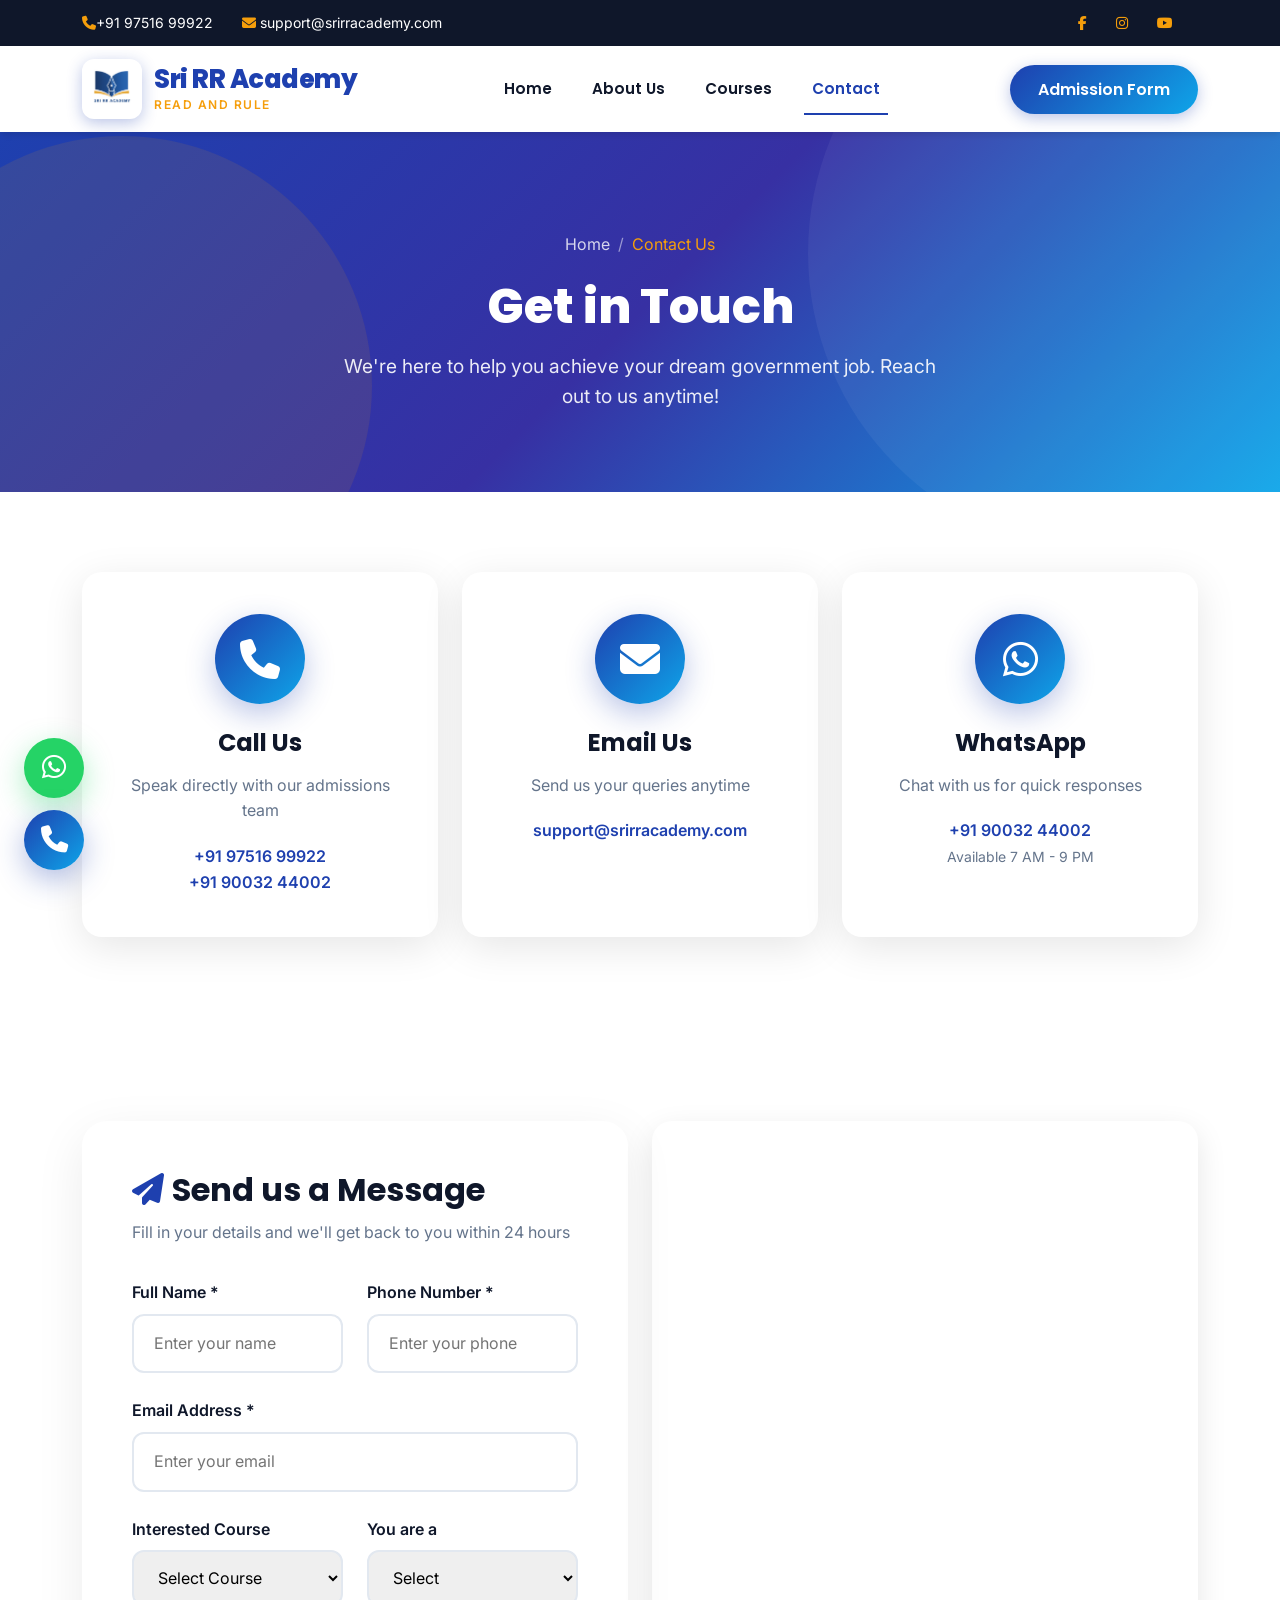
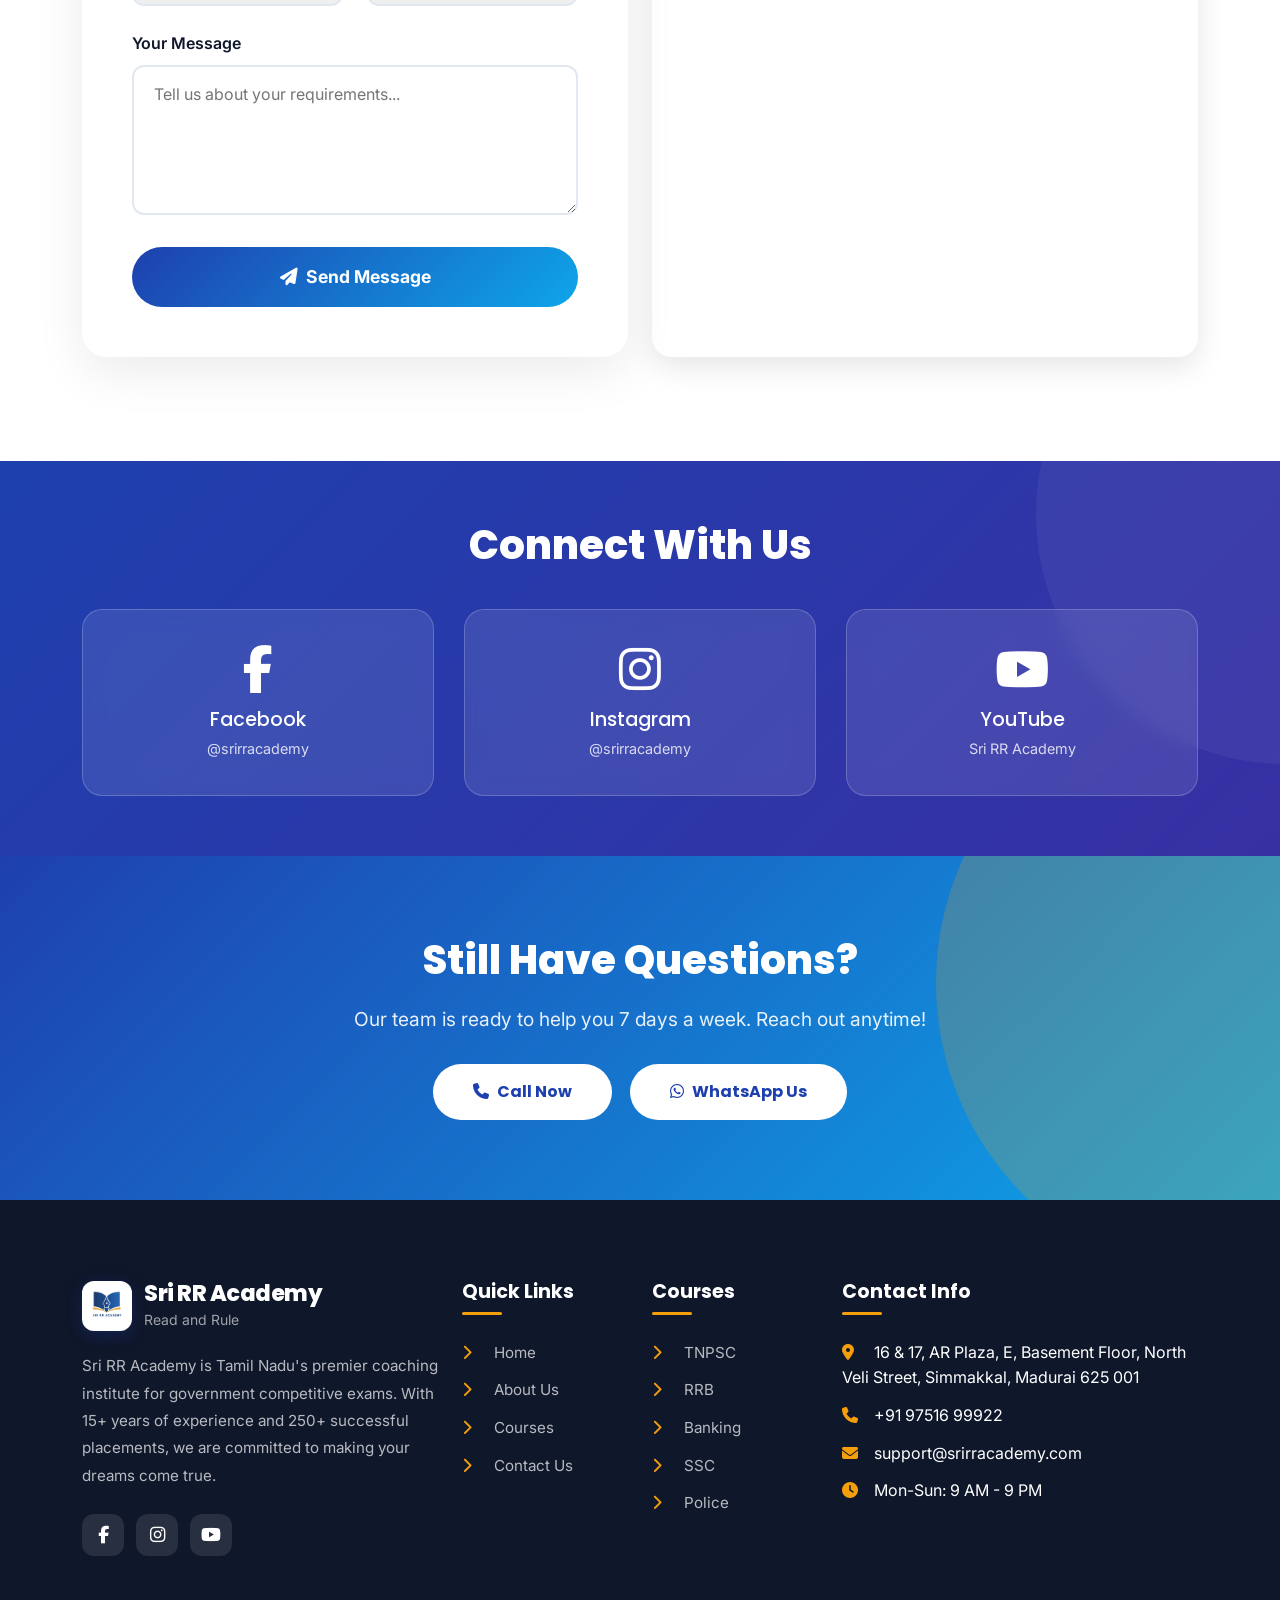
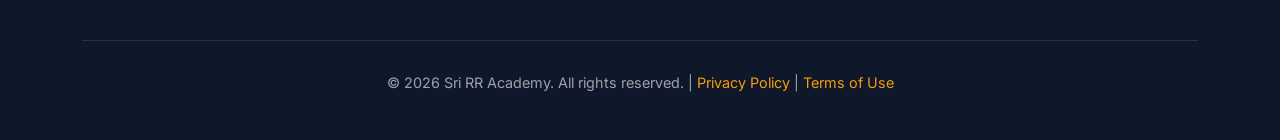
<file: contact.html>
<!DOCTYPE html>
<html lang="en">
<head>
    <meta charset="UTF-8">
    <meta name="viewport" content="width=device-width, initial-scale=1.0">
    <title>Contact Us | Sri RR Academy - Get in Touch</title>
    <meta name="description" content="Contact Sri RR Academy for admissions, course enquiries, and support. Call +91 97516 99922, WhatsApp, or visit our Madurai center.">
    
    <!-- Bootstrap CSS -->
    <link href="https://cdn.jsdelivr.net/npm/bootstrap@5.3.0/dist/css/bootstrap.min.css" rel="stylesheet">
    <!-- Font Awesome -->
    <link rel="stylesheet" href="https://cdnjs.cloudflare.com/ajax/libs/font-awesome/6.4.0/css/all.min.css">
    <!-- Google Fonts -->
    <link href="https://fonts.googleapis.com/css2?family=Inter:wght@300;400;500;600;700;800&family=Poppins:wght@400;500;600;700;800&display=swap" rel="stylesheet">
    <!-- Favicon -->
    <link rel="apple-touch-icon" sizes="180x180" href="assets/favicon/apple-touch-icon.png">
    <link rel="icon" type="image/png" sizes="32x32" href="assets/favicon/favicon-32x32.png">
    <link rel="icon" type="image/png" sizes="16x16" href="assets/favicon/favicon-16x16.png">
    <link rel="manifest" href="assets/favicon/site.webmanifest">
    <link rel="mask-icon" href="assets/favicon/safari-pinned-tab.svg" color="#1e40af">
    <meta name="msapplication-TileColor" content="#1e40af">
    <meta name="theme-color" content="#1e40af">
    <!-- AOS Animation Library -->
    <link href="https://unpkg.com/aos@2.3.1/dist/aos.css" rel="stylesheet">
    <!-- Custom CSS -->
    <link rel="stylesheet" href="assets/css/styles.css">

</head>
<body>

    <!-- Popup Form -->
    <!-- <div class="popup-overlay" id="popupForm">
        <div class="popup-form-container">
            <span class="popup-close" onclick="closePopup()">&times;</span>
            <h3><i class="fas fa-user-graduate me-2"></i>Enquire Now</h3>
            
            <div id="popupStatus" class="alert d-none mb-3" role="alert"></div>
            
            <form id="enquiryForm" method="POST" action="enquiry_submit.php" novalidate>
                <input type="text" name="name" class="form-control" placeholder="Full Name" required>
                <input type="tel" name="phone" class="form-control" placeholder="Phone Number" required>
                <input type="email" name="email" class="form-control" placeholder="Email Address" required>
                <select name="education" class="form-select" required>
                    <option value="" selected disabled>Education - Degree or Non-Degree</option>
                    <option value="degree">Degree Holder</option>
                    <option value="non-degree">Non-Degree</option>
                    <option value="pursuing">Currently Pursuing</option>
                </select>
                <select name="userType" class="form-select" required>
                    <option value="" selected disabled>You are a - Student or Parent</option>
                    <option value="student">Student</option>
                    <option value="parent">Parent</option>
                    <option value="working">Working Professional</option>
                </select>
                <select name="course" class="form-select" required>
                    <option value="" selected disabled>Interested Course</option>
                    <option value="tnpsc">TNPSC Group 4</option>
                    
                    <option value="IBPS">IBPS</option>
                    <option value="SSC">SSC</option>
                    <option value="police">Police & Defence</option>
                </select>
                <button type="submit" class="btn-submit-popup">
                    Submit Enquiry <i class="fas fa-paper-plane ms-2"></i>
                </button>
            </form>
        </div>
    </div> -->

    <!-- Top Bar -->
    <div class="top-bar">
        <div class="container">
            <div class="row align-items-center">
                <div class="col-md-6">
                    <a href="tel:+919751699922"><i class="fas fa-phone"></i>+91 97516 99922</a>
                    <a href="mailto:support@srirracademy.com"><i class="fas fa-envelope"></i> support@srirracademy.com</a>
                </div>
                <div class="col-md-6 text-end">
                    <a href="https://www.facebook.com/srirracademy" target="_blank"><i class="fab fa-facebook-f"></i></a>
                    <a href="https://www.instagram.com/srirracademy" target="_blank"><i class="fab fa-instagram"></i></a>
                    <a href="https://www.youtube.com/@SRIRRACADEMY" target="_blank"><i class="fab fa-youtube"></i></a>
                </div>
            </div>
        </div>
    </div>

    <!-- Header -->
    <header class="main-header">
        <div class="container">
            <nav class="navbar navbar-expand-lg navbar-light">
                <a class="navbar-brand" href="index.html">
                    <div class="logo-container logo-container--img">
                        <img src="assets/image/logo.png" alt="Sri RR Academy">
                    </div>
                    <div class="brand-text">
                        <span class="brand-name">Sri RR Academy</span>
                        <span class="brand-tagline">Read and Rule</span>
                    </div>
                </a>
                <button class="navbar-toggler" type="button" data-bs-toggle="collapse" data-bs-target="#navbarNav">
                    <span class="navbar-toggler-icon"></span>
                </button>
                <div class="collapse navbar-collapse" id="navbarNav">
                    <ul class="navbar-nav mx-auto">
                        <li class="nav-item"><a class="nav-link" href="index.html">Home</a></li>
                        <li class="nav-item"><a class="nav-link" href="aboutus.html">About Us</a></li>
                        <li class="nav-item"><a class="nav-link" href="courses.html">Courses</a></li>
                        <li class="nav-item"><a class="nav-link active" href="contact.html">Contact</a></li>
                    </ul>
                    <div class="d-flex gap-2">
                        <a href="admission.html" class="btn-primary-custom">Admission Form</a>
                    </div>
                </div>
            </nav>
        </div>
    </header>

    <!-- Page Banner -->
    <section class="page-banner">
        <div class="container">
            <div class="page-banner-content" data-aos="fade-up">
                <nav aria-label="breadcrumb">
                    <ol class="breadcrumb">
                        <li class="breadcrumb-item"><a href="index.html">Home</a></li>
                        <li class="breadcrumb-item active" aria-current="page">Contact Us</li>
                    </ol>
                </nav>
                <h1>Get in Touch</h1>
                <p>We're here to help you achieve your dream government job. Reach out to us anytime!</p>
            </div>
        </div>
    </section>

    <!-- Contact Hero Cards -->
    <section class="features-grid-section">
        <div class="container">
            <div class="row">
                <div class="col-lg-4 col-md-6 mb-4" data-aos="fade-up" data-aos-delay="100">
                    <div class="contact-hero-card">
                        <div class="contact-hero-icon">
                            <i class="fas fa-phone"></i>
                        </div>
                        <h3>Call Us</h3>
                        <p>Speak directly with our admissions team</p>
                        <a href="tel:+919751699922">+91 97516 99922</a><br>
                        <a href="tel:+919003244002">+91 90032 44002</a>
                    </div>
                </div>
                <div class="col-lg-4 col-md-6 mb-4" data-aos="fade-up" data-aos-delay="200">
                    <div class="contact-hero-card">
                        <div class="contact-hero-icon">
                            <i class="fas fa-envelope"></i>
                        </div>
                        <h3>Email Us</h3>
                        <p>Send us your queries anytime</p>
                        <a href="mailto:support@srirracademy.com">support@srirracademy.com</a>
                    </div>
                </div>
                <div class="col-lg-4 col-md-6 mb-4" data-aos="fade-up" data-aos-delay="300">
                    <div class="contact-hero-card">
                        <div class="contact-hero-icon">
                            <i class="fab fa-whatsapp"></i>
                        </div>
                        <h3>WhatsApp</h3>
                        <p>Chat with us for quick responses</p>
                        <a href="https://wa.me/919003244002">+91 90032 44002</a><br>
                        <small style="color: #64748b;">Available 7 AM - 9 PM</small>
                    </div>
                </div>
            </div>
        </div>
    </section>

    <!-- Main Contact Section -->
    <section class="about-story-section">
        <div class="container">
            <div class="row align-items-stretch">
                <!-- Contact Form -->
                <div class="col-lg-6 mb-4" data-aos="fade-right">
                    <div class="contact-form-box">
                        <h2><i class="fas fa-paper-plane me-2" style="color: var(--primary-color);"></i>Send us a Message</h2>
                        <p>Fill in your details and we'll get back to you within 24 hours</p>
                        
                        <div id="contactStatus" class="alert d-none mb-3" role="alert"></div>
                        
                        <form id="contactForm" method="POST" action="contact_submit.php" novalidate>
                            <div class="row">
                                <div class="col-md-6">
                                    <div class="form-group">
                                        <label>Full Name *</label>
                                        <input type="text" name="name" class="form-control-custom" placeholder="Enter your name" required>
                                    </div>
                                </div>
                                <div class="col-md-6">
                                    <div class="form-group">
                                        <label>Phone Number *</label>
                                        <input type="tel" name="phone" class="form-control-custom" placeholder="Enter your phone" required>
                                    </div>
                                </div>
                            </div>
                            
                            <div class="form-group">
                                <label>Email Address *</label>
                                <input type="email" name="email" class="form-control-custom" placeholder="Enter your email" required>
                            </div>
                            
                            <div class="row">
                                <div class="col-md-6">
                                    <div class="form-group">
                                        <label>Interested Course</label>
                                        <select name="course" class="form-control-custom">
                                            <option value="">Select Course</option>
                                            <option>TNPSC Group 4</option>
                                            <option>TNPSC Group 2</option>
                                            <option>RRB NTPC</option>
                                            <option>RRB Group D</option>
                                            <option>Bank PO</option>
                                            <option>Bank Clerk</option>
                                            <option>SSC CGL</option>
                                            <option>SSC CHSL</option>
                                            <option>Police & Defence</option>
                                            <option>TET/TRB</option>
                                            <option>Other</option>
                                        </select>
                                    </div>
                                </div>
                                <div class="col-md-6">
                                    <div class="form-group">
                                        <label>You are a</label>
                                        <select name="userType" class="form-control-custom">
                                            <option value="">Select</option>
                                            <option>Student</option>
                                            <option>Parent</option>
                                            <option>Working Professional</option>
                                        </select>
                                    </div>
                                </div>
                            </div>
                            
                            <div class="form-group">
                                <label>Your Message</label>
                                <textarea name="message" class="form-control-custom" rows="4" placeholder="Tell us about your requirements..."></textarea>
                            </div>
                            
                            <button type="submit" class="btn-contact-submit">
                                <i class="fas fa-paper-plane me-2"></i>Send Message
                            </button>
                        </form>
                    </div>
                </div>
                
                <!-- Map & Address -->
                <div class="col-lg-6 mb-4" data-aos="fade-left">
    <div class="map-container map-container--tall">
        <iframe 
            src="https://www.google.com/maps/embed?pb=!1m18!1m12!1m3!1d3239.27354760386!2d78.1163539!3d9.924473100000002!2m3!1f0!2f0!3f0!3m2!1i1024!2i768!4f13.1!3m3!1m2!1s0x3b00c58a8305523b%3A0x4a846a982e33d551!2sSri%20RR%20Academy!5e1!3m2!1sen!2sin!4v1773899561116!5m2!1sen!2sin" 
            width="100%" 
            height="100%" 
            style="border:0;" 
            allowfullscreen="" 
            loading="lazy" 
            referrerpolicy="no-referrer-when-downgrade">
        </iframe>
    </div>
</div>
            </div>
        </div>
    </section>

    <!-- Google My Business Section -->
    <!-- <section class="gmb-section">
        <div class="container">
            <div class="row justify-content-center">
                <div class="col-lg-8" data-aos="fade-up">
                    <div class="gmb-card">
                        <div class="gmb-icon">
                            <i class="fab fa-google"></i>
                        </div>
                        <h3>Find Us on Google</h3>
                        <p>Review us on Google My Business and help other students find quality coaching</p>
                        <div class="gmb-rating">
                            <i class="fas fa-star"></i>
                            <i class="fas fa-star"></i>
                            <i class="fas fa-star"></i>
                            <i class="fas fa-star"></i>
                            <i class="fas fa-star"></i>
                        </div>
                        <p style="font-weight: 600; color: var(--dark-color);">4.9 out of 5 stars | 250+ Reviews</p>
                        <a href="https://g.page/srirracademy" target="_blank" class="btn-gmb">
                            <i class="fas fa-map-marker-alt me-2"></i>View on Google Maps
                        </a>
                    </div>
                </div>
            </div>
        </div>
    </section> -->

    <!-- Social Media Section -->
    <section class="social-media-section">
        <div class="container">
            <h2 data-aos="fade-up">Connect With Us</h2>
            <div class="social-grid" data-aos="fade-up">
                <a href="https://facebook.com/srirracademy" target="_blank" class="social-item">
                    <i class="fab fa-facebook-f"></i>
                    <h4>Facebook</h4>
                    <p>@srirracademy</p>
                </a>
                <a href="https://instagram.com/srirracademy" target="_blank" class="social-item">
                    <i class="fab fa-instagram"></i>
                    <h4>Instagram</h4>
                    <p>@srirracademy</p>
                </a>

                <a href="https://youtube.com/@SRIRRACADEMY" target="_blank" class="social-item">
                    <i class="fab fa-youtube"></i>
                    <h4>YouTube</h4>
                    <p>Sri RR Academy</p>
                </a>
            </div>
        </div>
    </section>

    <!-- FAQ Section -->
    <!-- <section class="faq-section">
        <div class="container">
            <div class="section-title" data-aos="fade-up">
                <h2>Frequently Asked Questions</h2>
                <p>Find quick answers to common questions</p>
            </div>
            <div class="row justify-content-center">
                <div class="col-lg-8" data-aos="fade-up">
                    <div class="accordion" id="faqAccordion">
                        <div class="accordion-item">
                            <h2 class="accordion-header">
                                <button class="accordion-button" type="button" data-bs-toggle="collapse" data-bs-target="#faq1">
                                    What are your working hours?
                                </button>
                            </h2>
                            <div id="faq1" class="accordion-collapse collapse show" data-bs-parent="#faqAccordion">
                                <div class="accordion-body">
                                    We are open 7 days a week from 7:00 AM to 9:00 PM. We offer flexible batch timings including morning, evening, and weekend batches to suit working professionals and students.
                                </div>
                            </div>
                        </div>
                        <div class="accordion-item">
                            <h2 class="accordion-header">
                                <button class="accordion-button collapsed" type="button" data-bs-toggle="collapse" data-bs-target="#faq2">
                                    How can I join a course?
                                </button>
                            </h2>
                            <div id="faq2" class="accordion-collapse collapse" data-bs-parent="#faqAccordion">
                                <div class="accordion-body">
                                    You can join by visiting our center, calling us at +91 97516 99922, filling the online admission form, or sending a WhatsApp message. Our counselors will guide you through the process and help you choose the right course.
                                </div>
                            </div>
                        </div>
                        <div class="accordion-item">
                            <h2 class="accordion-header">
                                <button class="accordion-button collapsed" type="button" data-bs-toggle="collapse" data-bs-target="#faq3">
                                    Do you offer online coaching?
                                </button>
                            </h2>
                            <div id="faq3" class="accordion-collapse collapse" data-bs-parent="#faqAccordion">
                                <div class="accordion-body">
                                    Yes! We offer both offline and online coaching options. Our online classes include live interactive sessions, recorded videos, online mock tests, and doubt clarification through our dedicated app.
                                </div>
                            </div>
                        </div>
                        <div class="accordion-item">
                            <h2 class="accordion-header">
                                <button class="accordion-button collapsed" type="button" data-bs-toggle="collapse" data-bs-target="#faq4">
                                    What is the fee payment structure?
                                </button>
                            </h2>
                            <div id="faq4" class="accordion-collapse collapse" data-bs-parent="#faqAccordion">
                                <div class="accordion-body">
                                    We offer a unique "Pay Once - Study Lifetime" model. You pay a single fee and can attend classes until you clear your exam. We also offer installment options and scholarships for deserving students.
                                </div>
                            </div>
                        </div>
                        <div class="accordion-item">
                            <h2 class="accordion-header">
                                <button class="accordion-button collapsed" type="button" data-bs-toggle="collapse" data-bs-target="#faq5">
                                    How do I get to your Madurai center?
                                </button>
                            </h2>
                            <div id="faq5" class="accordion-collapse collapse" data-bs-parent="#faqAccordion">
                                <div class="accordion-body">
                                    Our Madurai center is located at AR Plaza, North Veli Street, Simmakkal, easily accessible by bus and auto. The nearest landmark is Simmakkal Bus Stop. We also have parking facilities available.
                                </div>
                            </div>
                        </div>
                    </div>
                </div>
            </div>
        </div>
    </section> -->

    <!-- CTA Section -->
    <section class="cta-section">
        <div class="container" data-aos="fade-up">
            <h2>Still Have Questions?</h2>
            <p>Our team is ready to help you 7 days a week. Reach out anytime!</p>
            <div class="cta-actions">
                <a href="tel:+919751699922" class="btn-white"><i class="fas fa-phone me-2"></i>Call Now</a>
                <a href="https://wa.me/919003244002" class="btn-white" target="_blank"><i class="fab fa-whatsapp me-2"></i>WhatsApp Us</a>
            </div>
        </div>
    </section>

    <!-- Footer -->
    <footer class="footer">
        <div class="container">
            <div class="row">
                <div class="col-lg-4 col-md-6 mb-4">
                    <div class="footer-widget">
                        <div class="brand-footer">
                            <div class="logo-container logo-container--img" aria-label="Sri RR Academy logo">
                                <img src="assets/image/logo.png" alt="Sri RR Academy">
                            </div>
                            <div>
                                <div class="brand-name">Sri RR Academy</div>
                                <small style="color: rgba(255,255,255,0.6);">Read and Rule</small>
                            </div>
                        </div>
                        <p>Sri RR Academy is Tamil Nadu's premier coaching institute for government competitive exams. With 15+ years of experience and 250+ successful placements, we are committed to making your dreams come true.</p>
                        <div class="social-links-footer">
                            <a href="https://www.facebook.com/srirracademy" target="_blank"><i class="fab fa-facebook-f"></i></a>
                            <a href="https://www.instagram.com/srirracademy" target="_blank"><i class="fab fa-instagram"></i></a>
                            <a href="https://www.youtube.com/@SRIRRACADEMY" target="_blank"><i class="fab fa-youtube"></i></a>
                        </div>
                    </div>
                </div>
                <div class="col-lg-2 col-md-6 mb-4">
                    <div class="footer-widget">
                        <h3>Quick Links</h3>
                        <ul>
                            <li><a href="index.html"><i class="fas fa-chevron-right"></i> Home</a></li>
                            <li><a href="aboutus.html"><i class="fas fa-chevron-right"></i> About Us</a></li>
                            <li><a href="courses.html"><i class="fas fa-chevron-right"></i> Courses</a></li>
                            <li><a href="contact.html"><i class="fas fa-chevron-right"></i> Contact Us</a></li>
                        </ul>
                    </div>
                </div>
                <div class="col-lg-2 col-md-6 mb-4">
                    <div class="footer-widget">
                        <h3>Courses</h3>
                        <ul>
                            <li><a href="courses.html"><i class="fas fa-chevron-right"></i> TNPSC</a></li>
                            <li><a href="courses.html"><i class="fas fa-chevron-right"></i> RRB</a></li>
                            <li><a href="courses.html"><i class="fas fa-chevron-right"></i> Banking</a></li>
                            <li><a href="courses.html"><i class="fas fa-chevron-right"></i> SSC</a></li>
                            <li><a href="courses.html"><i class="fas fa-chevron-right"></i> Police</a></li>
                        </ul>
                    </div>
                </div>
                <div class="col-lg-4 col-md-6 mb-4">
                    <div class="footer-widget">
                        <h3>Contact Info</h3>
                        <ul>
                            <li><i class="fas fa-map-marker-alt"></i> 16 & 17, AR Plaza, E, Basement Floor, North Veli Street, Simmakkal, Madurai 625 001</li>
                            <li><i class="fas fa-phone"></i> +91 97516 99922</li>
                            <li><i class="fas fa-envelope"></i> support@srirracademy.com</li>
                            <li><i class="fas fa-clock"></i> Mon-Sun: 9 AM - 9 PM</li>
                        </ul>
                        
                        <!-- <h3 class="mt-4">Newsletter</h3>
                        <form class="mt-3" data-newsletter>
                            <div class="input-group">
                                <input type="email" class="form-control" placeholder="Your email" required>
                                <button class="btn" type="submit" style="background: var(--secondary-color); color: #fff; border: none;">
                                    <i class="fas fa-paper-plane"></i>
                                </button>
                            </div>
                        </form> -->
                    </div>
                </div>
            </div>
            <div class="footer-bottom">
                <p>&copy; 2026 Sri RR Academy. All rights reserved. | <a href="#">Privacy Policy</a> | <a href="#">Terms of Use</a></p>
            </div>
        </div>
    </footer>

    <!-- Floating Actions: WhatsApp + Call (left) -->
    <div class="floating-actions" aria-label="Quick contact actions">
        <a href="https://wa.me/919003244002" class="floating-btn floating-btn--whatsapp" target="_blank" aria-label="Chat on WhatsApp">
            <i class="fab fa-whatsapp"></i>
        </a>
        <a href="tel:+919751699922" class="floating-btn floating-btn--call" aria-label="Call now">
            <i class="fas fa-phone"></i>
        </a>
    </div>

    <!-- Back to Top (right) -->
    <button type="button" class="back-to-top" id="backToTop" aria-label="Go to top">
        <i class="fas fa-arrow-up"></i>
    </button>

    <!-- Bootstrap JS -->
    <script src="https://cdn.jsdelivr.net/npm/bootstrap@5.3.0/dist/js/bootstrap.bundle.min.js"></script>
    <!-- AOS Animation Library -->
    <script src="https://unpkg.com/aos@2.3.1/dist/aos.js"></script>
    <!-- Custom JS -->
    <script src="assets/js/script.js"></script>
    
    <!-- Popup & Form Handlers -->
    <script>
  
    </script>
</body>
</html>
</file>
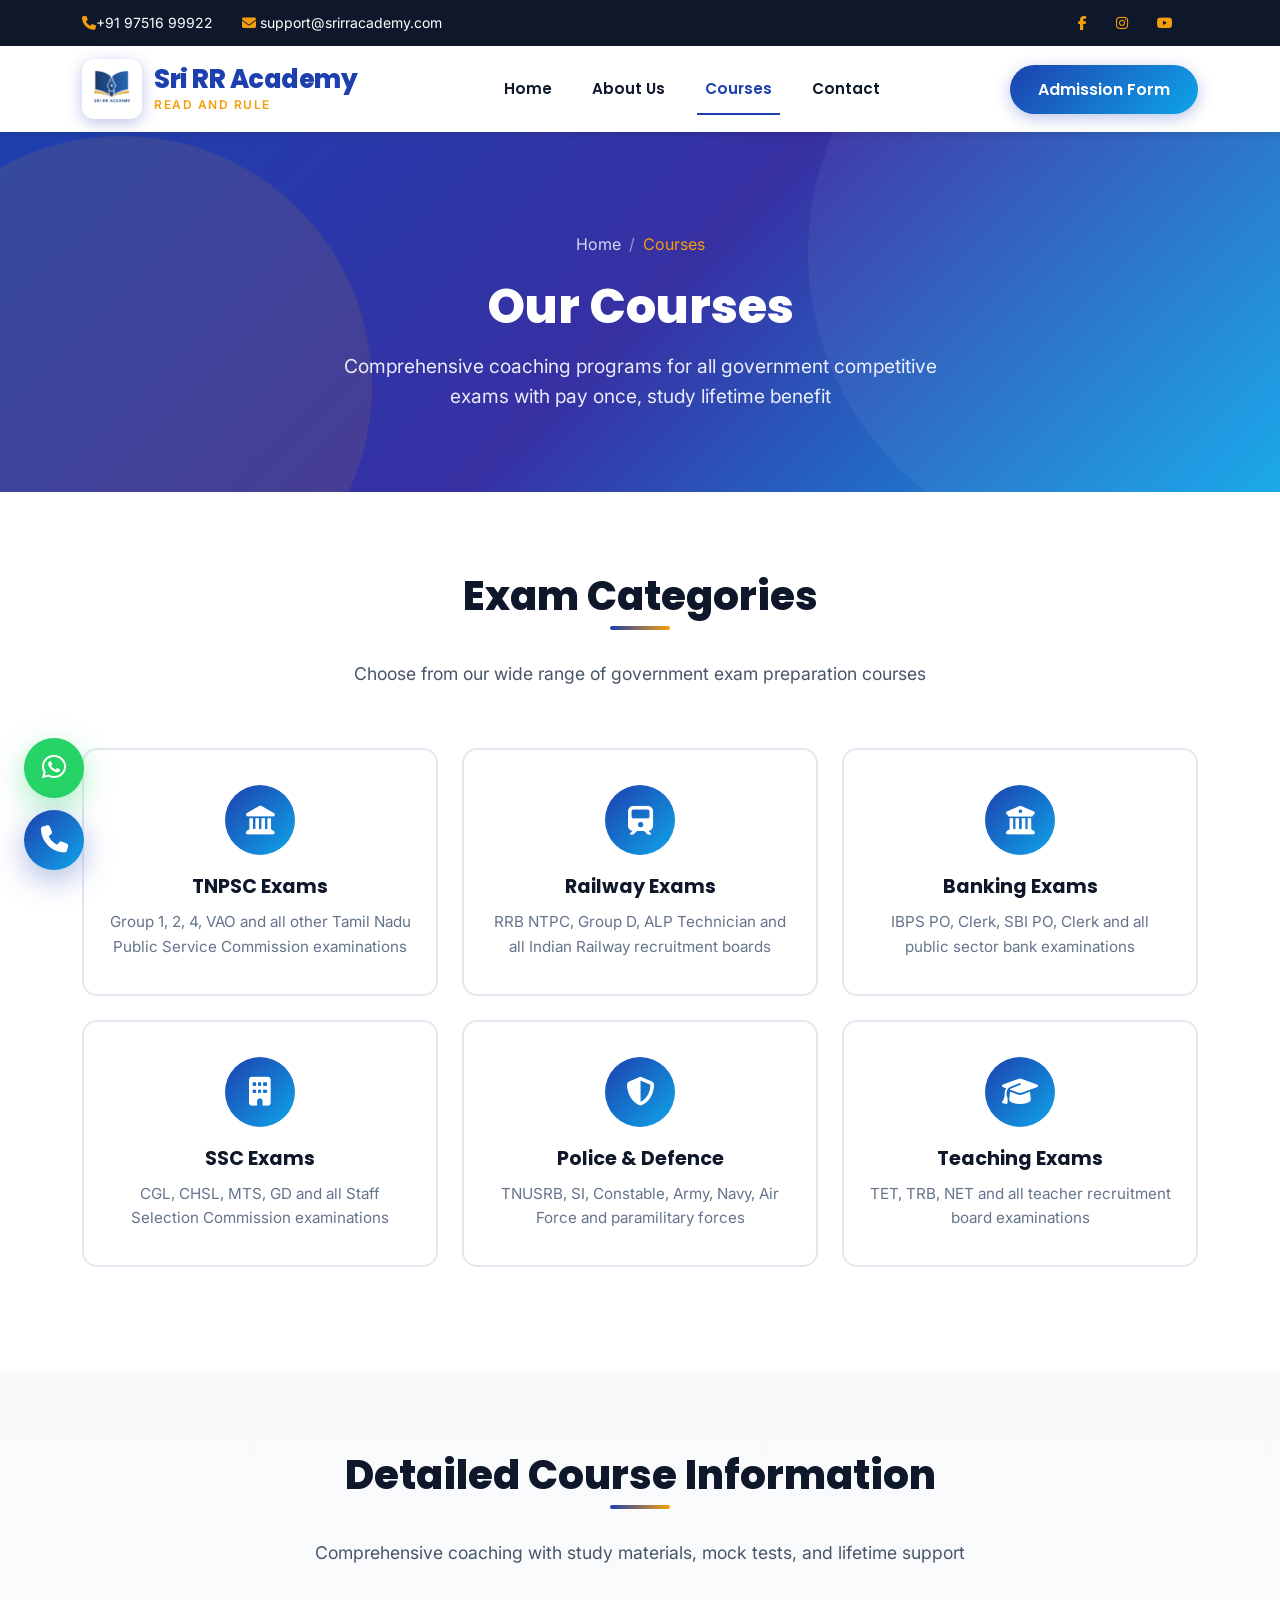
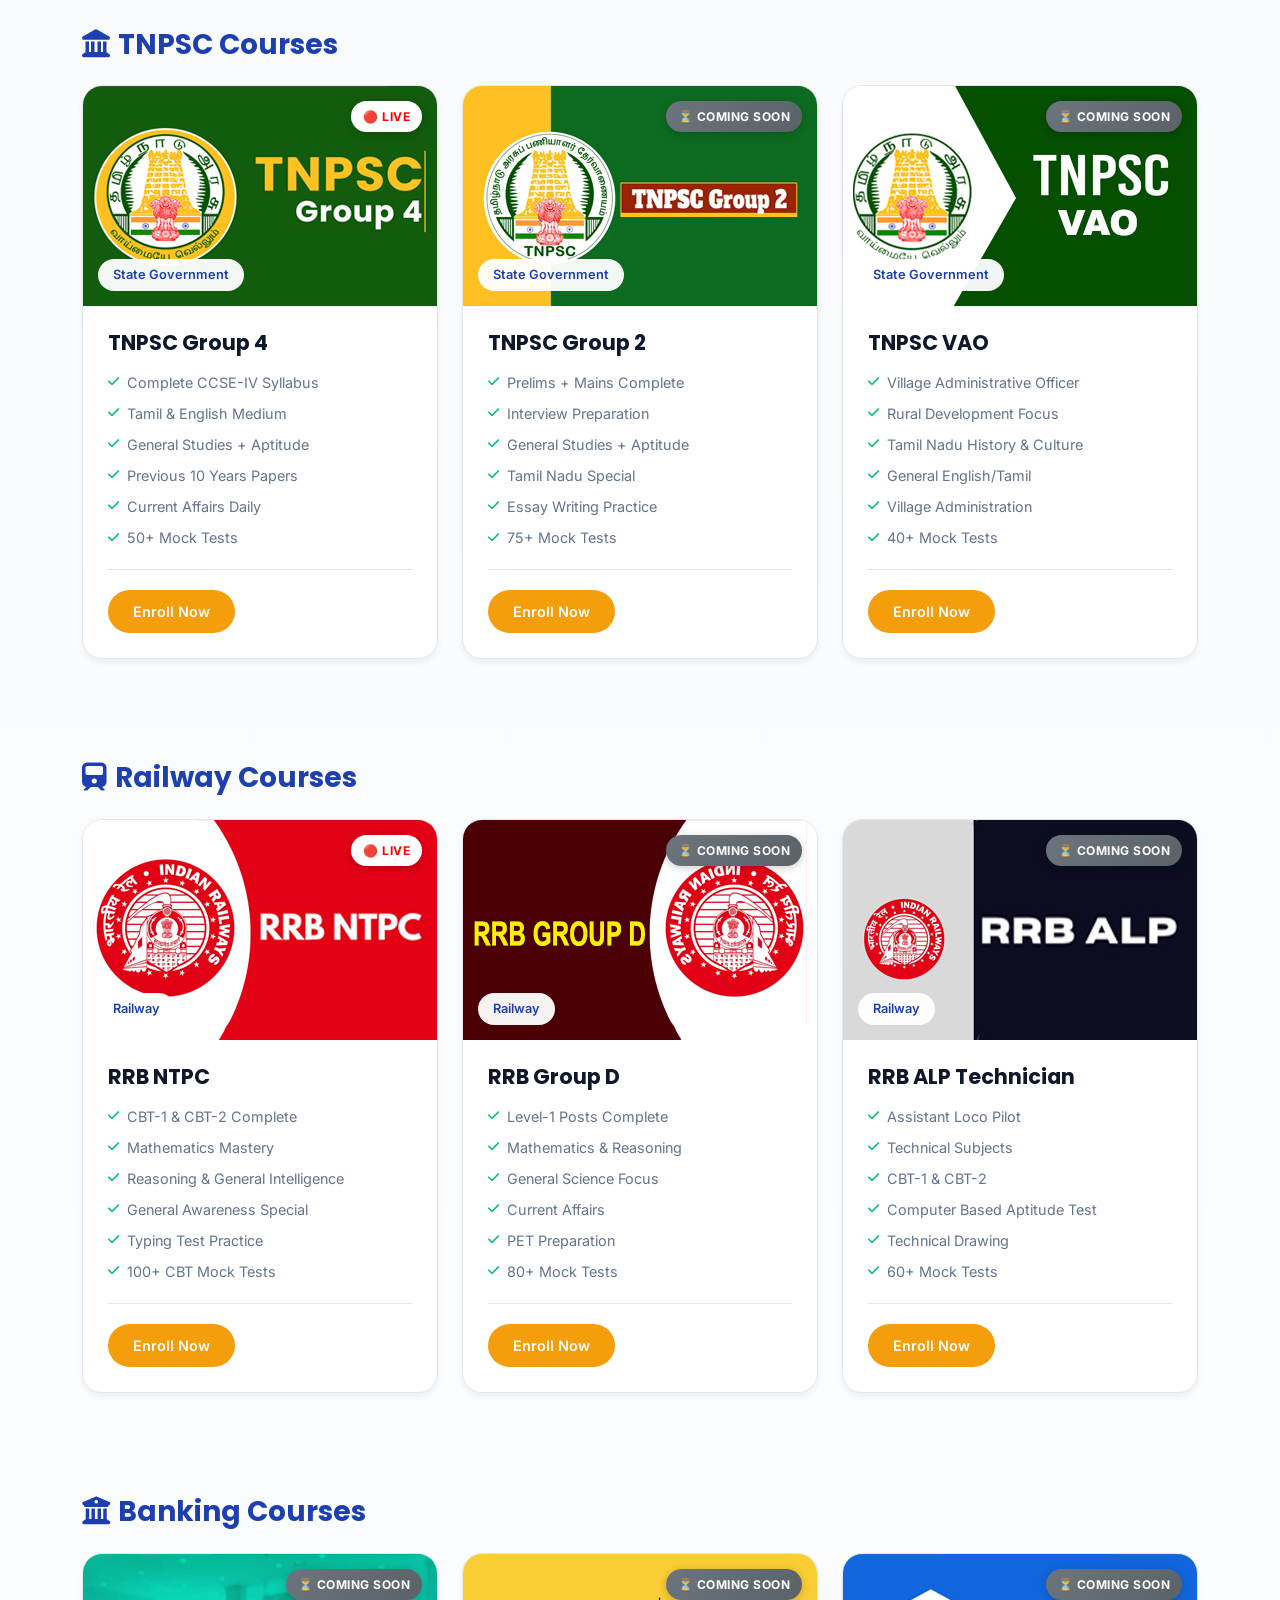
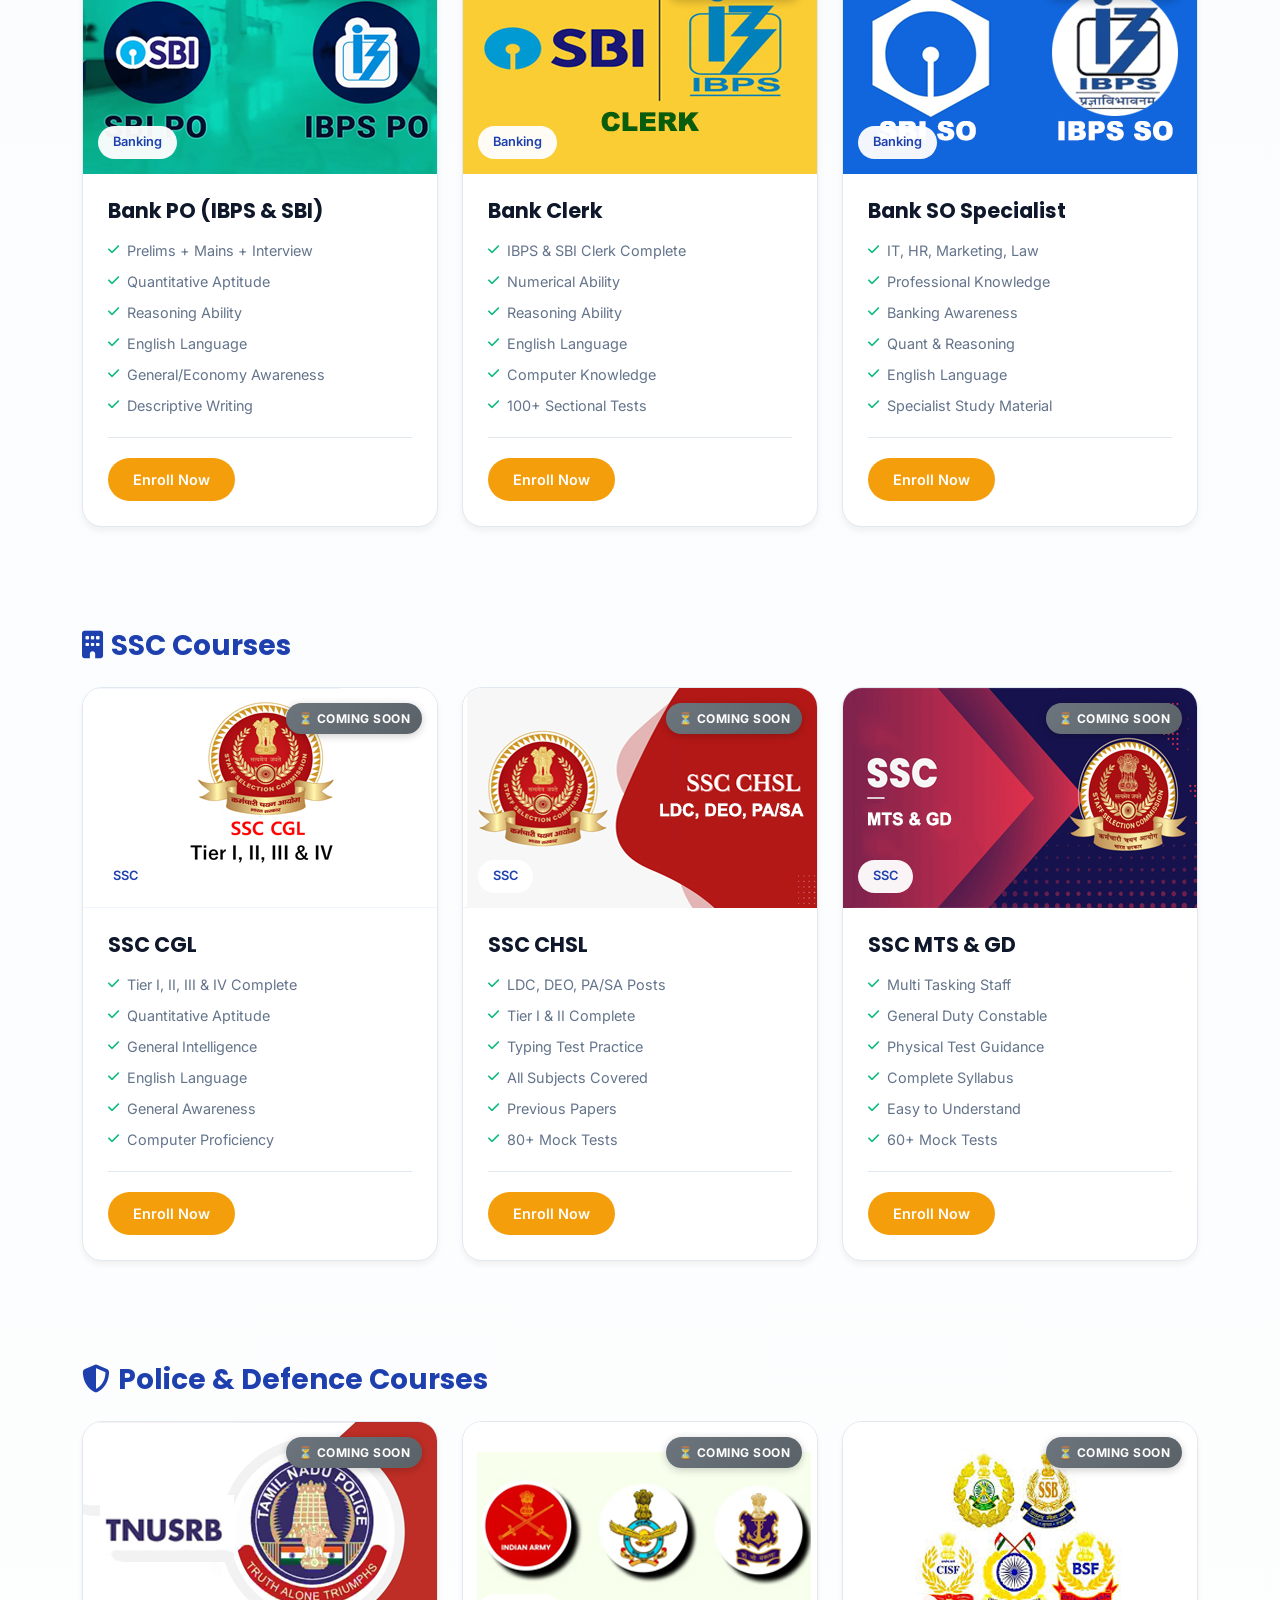
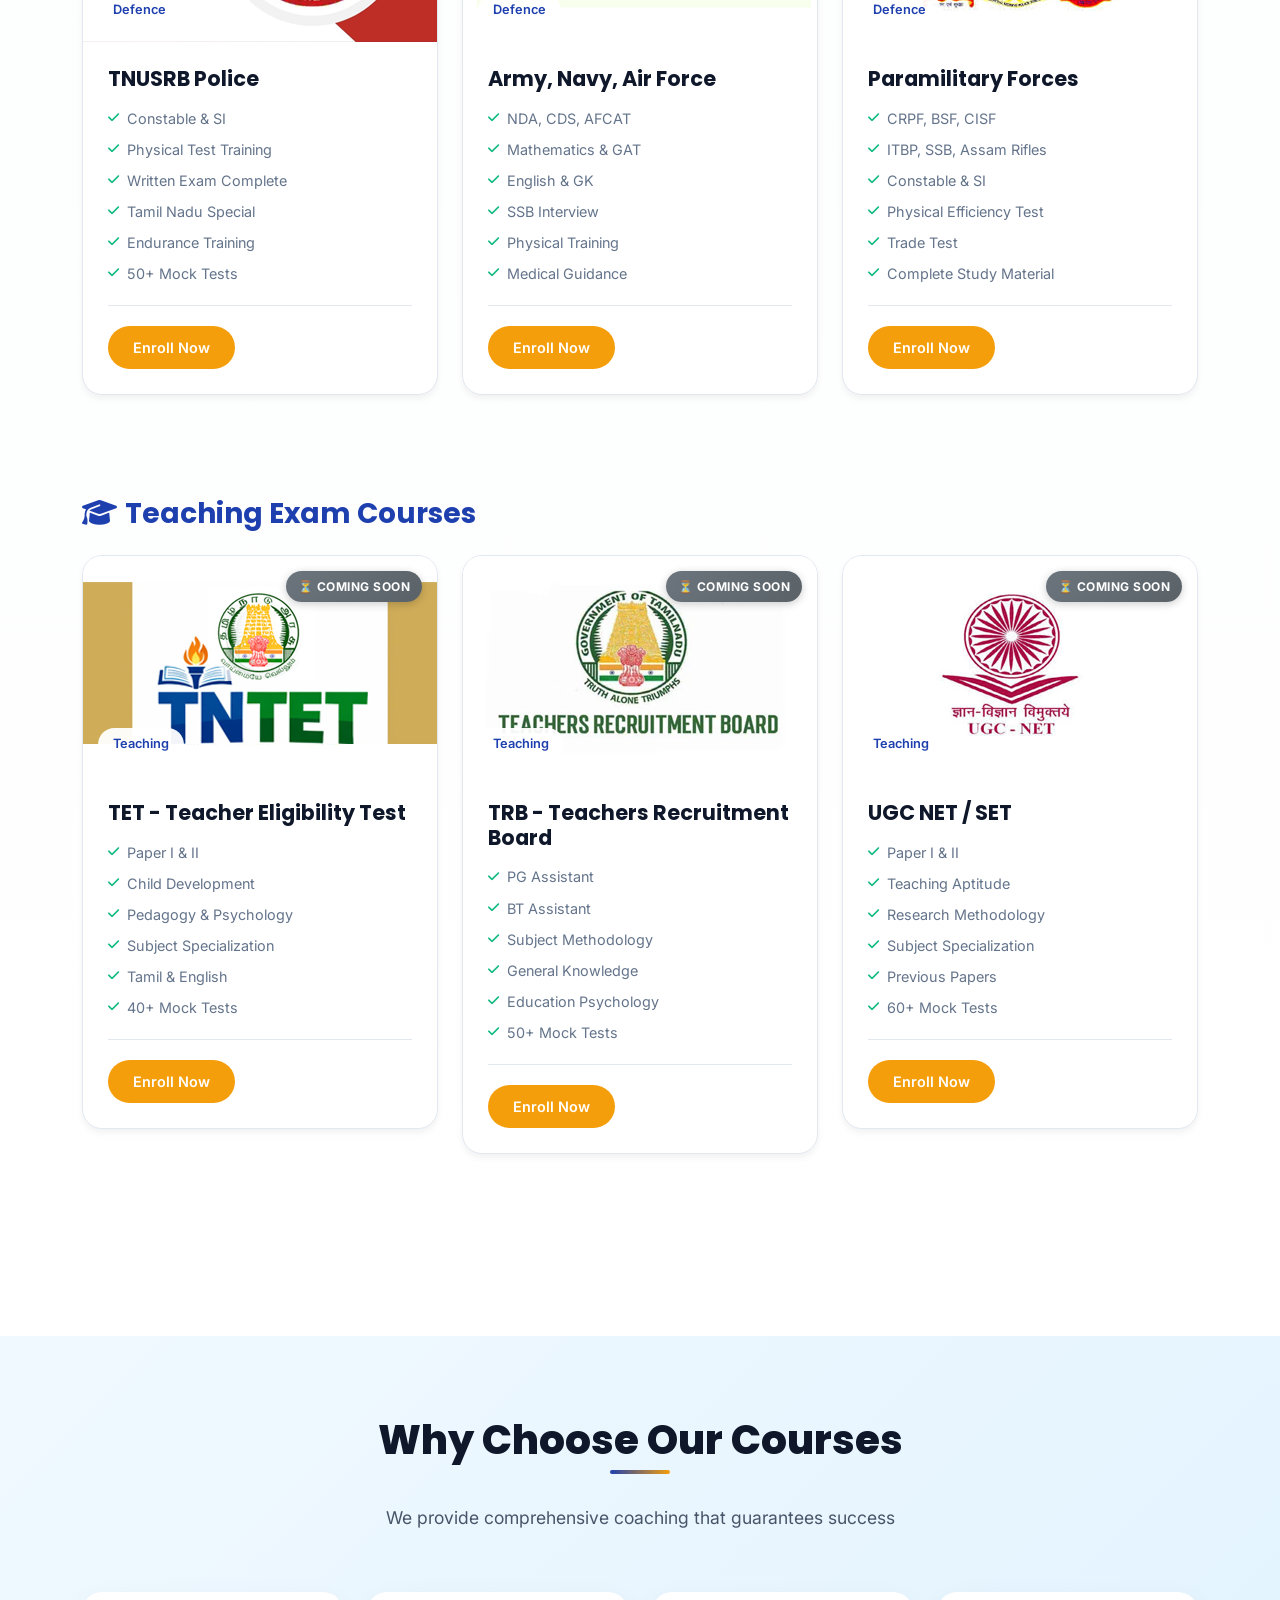
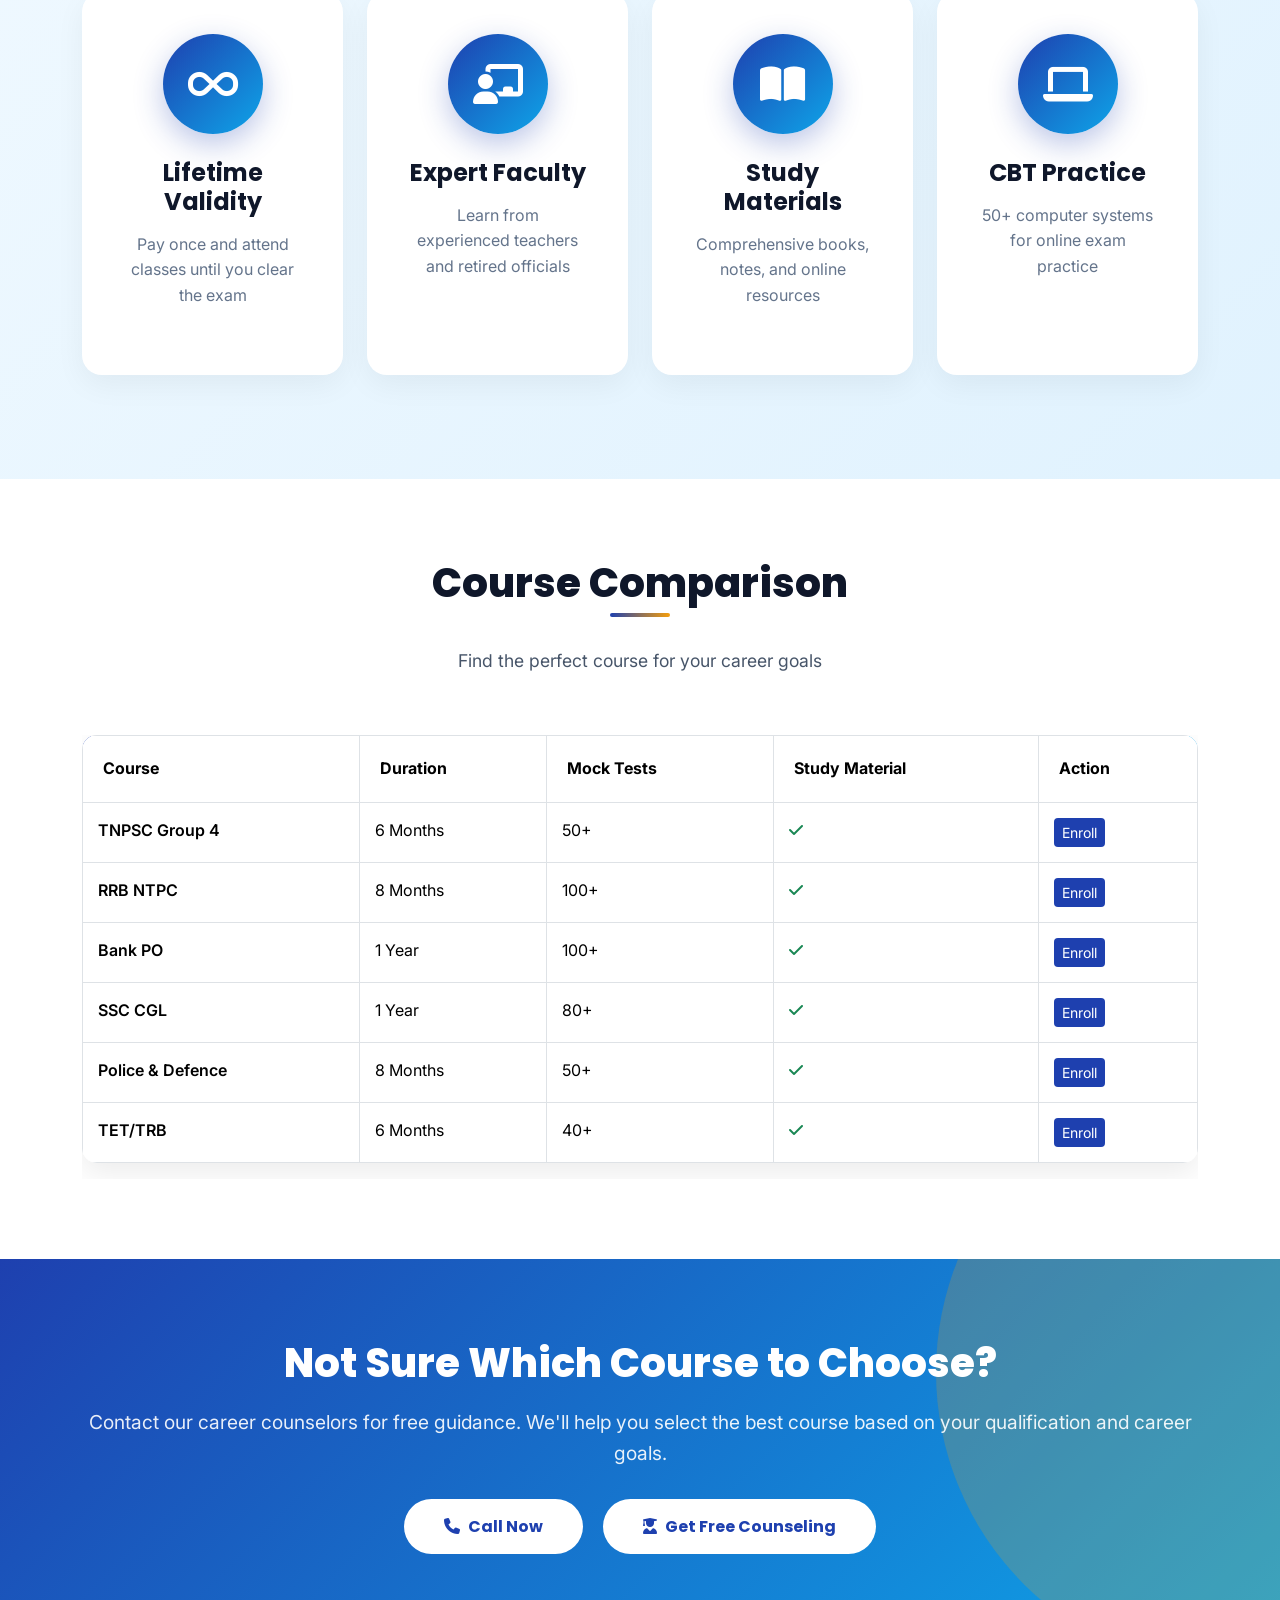
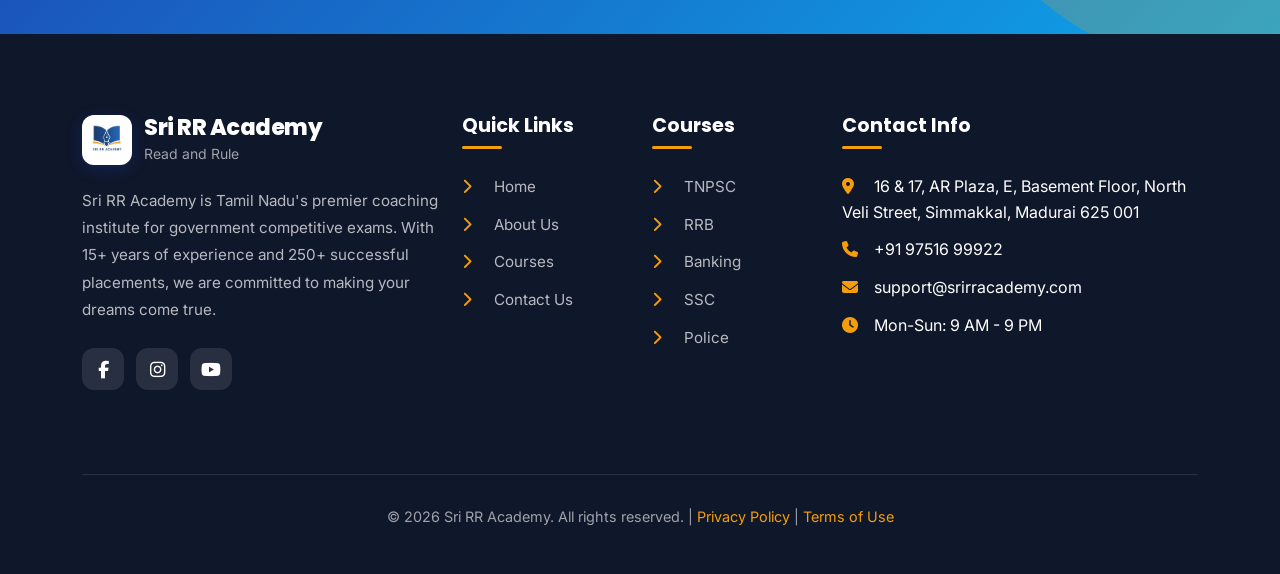
<file: courses.html>
<!DOCTYPE html>
<html lang="en">
<head>
    <meta charset="UTF-8">
    <meta name="viewport" content="width=device-width, initial-scale=1.0">
    <title>Our Courses | Sri RR Academy - TNPSC, RRB, Banking, SSC Coaching</title>
    <meta name="description" content="Explore comprehensive coaching courses for TNPSC, RRB NTPC, Banking, SSC, Police, TET and more at Sri RR Academy. Pay once, study lifetime with 100% placement support.">
    
    <!-- Bootstrap CSS -->
    <link href="https://cdn.jsdelivr.net/npm/bootstrap@5.3.0/dist/css/bootstrap.min.css" rel="stylesheet">
    <!-- Font Awesome -->
    <link rel="stylesheet" href="https://cdnjs.cloudflare.com/ajax/libs/font-awesome/6.4.0/css/all.min.css">
    <!-- Google Fonts -->
    <link href="https://fonts.googleapis.com/css2?family=Inter:wght@300;400;500;600;700;800&family=Poppins:wght@400;500;600;700;800&display=swap" rel="stylesheet">
        <!-- Favicon -->
    <link rel="apple-touch-icon" sizes="180x180" href="assets/favicon/apple-touch-icon.png">
    <link rel="icon" type="image/png" sizes="32x32" href="assets/favicon/favicon-32x32.png">
    <link rel="icon" type="image/png" sizes="16x16" href="assets/favicon/favicon-16x16.png">
    <link rel="manifest" href="assets/favicon/site.webmanifest">
    <link rel="mask-icon" href="assets/favicon/safari-pinned-tab.svg" color="#1e40af">
    <meta name="msapplication-TileColor" content="#1e40af">
    <meta name="theme-color" content="#1e40af">
    <!-- AOS Animation Library -->
    <link href="https://unpkg.com/aos@2.3.1/dist/aos.css" rel="stylesheet">
    <!-- Custom CSS -->
    <link rel="stylesheet" href="assets/css/styles.css">
    <style>
        .course-badge-live,
.course-badge-soon {
    position: absolute;
    top: 15px;
    right: 15px;
    padding: 6px 12px;
    border-radius: 20px;
    font-size: 0.75rem;
    font-weight: 700;
    text-transform: uppercase;
    letter-spacing: 0.5px;
    z-index: 10;
    box-shadow: 0 2px 8px rgba(0,0,0,0.2);
}

.course-badge-live {
    background: linear-gradient(135deg, #ffffff, #ffffff);
    color: rgb(255, 0, 0);
    animation: pulse-live 2s infinite;
}

.course-badge-soon {
    background: linear-gradient(135deg, #6c757d, #5a6268);
    color: white;
}

@keyframes pulse-live {
    0%, 100% { transform: scale(1); }
    50% { transform: scale(1.05); }
}

/* Ensure course-card has position relative for badge positioning */
.course-card {
    position: relative;
    overflow: hidden;
}

    </style>
</head>
<body>

    <!-- Popup Form -->
        <!-- <div class="popup-overlay" id="popupForm">
        <div class="popup-form-container">
            <span class="popup-close" onclick="closePopup()">&times;</span>
            <h3><i class="fas fa-user-graduate me-2"></i>Enquire Now</h3>
            
            <div id="popupStatus" class="alert d-none mb-3" role="alert"></div>
            
            <form id="enquiryForm" method="POST" action="enquiry_submit.php" novalidate>
                <input type="text" name="name" class="form-control" placeholder="Full Name" required>
                <input type="tel" name="phone" class="form-control" placeholder="Phone Number" required>
                <input type="email" name="email" class="form-control" placeholder="Email Address" required>
                <select name="education" class="form-select" required>
                    <option value="" selected disabled>Education - Degree or Non-Degree</option>
                    <option value="degree">Degree Holder</option>
                    <option value="non-degree">Non-Degree</option>
                    <option value="pursuing">Currently Pursuing</option>
                </select>
                <select name="userType" class="form-select" required>
                    <option value="" selected disabled>You are a - Student or Parent</option>
                    <option value="student">Student</option>
                    <option value="parent">Parent</option>
                    <option value="working">Working Professional</option>
                </select>
                <select name="course" class="form-select" required>
                    <option value="" selected disabled>Interested Course</option>
                    <option value="tnpsc">TNPSC Group 4</option>
                    
                    <option value="IBPS">IBPS</option>
                    <option value="SSC">SSC</option>
                    <option value="police">Police & Defence</option>
                </select>
    <button type="submit" class="btn-submit-popup">
                Submit Enquiry <i class="fas fa-paper-plane ms-2"></i>
            </button>
        </form>
    </div>
</div>  -->


    <!-- Top Bar -->
    <div class="top-bar">
        <div class="container">
            <div class="row align-items-center">
                <div class="col-md-6">
                    <a href="tel:+919751699922"><i class="fas fa-phone"></i>+91 97516 99922</a>
                    <a href="mailto:support@srirracademy.com"><i class="fas fa-envelope"></i> support@srirracademy.com</a>
                </div>
                <div class="col-md-6 text-end"><a href="https://www.facebook.com/srirracademy" target="_blank"><i class="fab fa-facebook-f"></i></a>
                    <a href="https://www.instagram.com/srirracademy" target="_blank"><i class="fab fa-instagram"></i></a>
                    <a href="https://www.youtube.com/@SRIRRACADEMY" target="_blank"><i class="fab fa-youtube"></i></a>
                </div>
            </div>
        </div>
    </div>

    <!-- Header -->
    <header class="main-header">
        <div class="container">
            <nav class="navbar navbar-expand-lg navbar-light">
                <a class="navbar-brand" href="index.html">
                    <div class="logo-container logo-container--img">
                        <img src="assets/image/logo.png" alt="Sri RR Academy">
                    </div>
                    <div class="brand-text">
                        <span class="brand-name">Sri RR Academy</span>
                        <span class="brand-tagline">Read and Rule</span>
                    </div>
                </a>
                <button class="navbar-toggler" type="button" data-bs-toggle="collapse" data-bs-target="#navbarNav">
                    <span class="navbar-toggler-icon"></span>
                </button>
                <div class="collapse navbar-collapse" id="navbarNav">
                    <ul class="navbar-nav mx-auto">
                        <li class="nav-item"><a class="nav-link" href="index.html">Home</a></li>
                        <li class="nav-item"><a class="nav-link" href="aboutus.html">About Us</a></li>
                        <li class="nav-item"><a class="nav-link active" href="courses.html">Courses</a></li>
                        <li class="nav-item"><a class="nav-link" href="contact.html">Contact</a></li>
                    </ul>
                    <div class="d-flex gap-2">
                        <a href="admission.html" class="btn-primary-custom">Admission Form</a>
                    </div>
                </div>
            </nav>
        </div>
    </header>

    <!-- Page Banner -->
    <section class="page-banner">
        <div class="container">
            <div class="page-banner-content" data-aos="fade-up">
                <nav aria-label="breadcrumb">
                    <ol class="breadcrumb">
                        <li class="breadcrumb-item"><a href="index.html">Home</a></li>
                        <li class="breadcrumb-item active" aria-current="page">Courses</li>
                    </ol>
                </nav>
                <h1>Our Courses</h1>
                <p>Comprehensive coaching programs for all government competitive exams with pay once, study lifetime benefit</p>
            </div>
        </div>
    </section>

    <!-- Course Categories -->
    <section class="features-grid-section">
        <div class="container">
            <div class="section-title" data-aos="fade-up">
                <h2>Exam Categories</h2>
                <p>Choose from our wide range of government exam preparation courses</p>
            </div>
            <div class="row">
                <div class="col-lg-4 col-md-6 mb-4" data-aos="fade-up" data-aos-delay="100">
                    <div class="feature-box">
                        <div class="feature-icon-box">
                            <i class="fas fa-landmark"></i>
                        </div>
                        <h3>TNPSC Exams</h3>
                        <p>Group 1, 2, 4, VAO and all other Tamil Nadu Public Service Commission examinations</p>
                    </div>
                </div>
                <div class="col-lg-4 col-md-6 mb-4" data-aos="fade-up" data-aos-delay="200">
                    <div class="feature-box">
                        <div class="feature-icon-box">
                            <i class="fas fa-train"></i>
                        </div>
                        <h3>Railway Exams</h3>
                        <p>RRB NTPC, Group D, ALP Technician and all Indian Railway recruitment boards</p>
                    </div>
                </div>
                <div class="col-lg-4 col-md-6 mb-4" data-aos="fade-up" data-aos-delay="300">
                    <div class="feature-box">
                        <div class="feature-icon-box">
                            <i class="fas fa-university"></i>
                        </div>
                        <h3>Banking Exams</h3>
                        <p>IBPS PO, Clerk, SBI PO, Clerk and all public sector bank examinations</p>
                    </div>
                </div>
                <div class="col-lg-4 col-md-6 mb-4" data-aos="fade-up" data-aos-delay="100">
                    <div class="feature-box">
                        <div class="feature-icon-box">
                            <i class="fas fa-building"></i>
                        </div>
                        <h3>SSC Exams</h3>
                        <p>CGL, CHSL, MTS, GD and all Staff Selection Commission examinations</p>
                    </div>
                </div>
                <div class="col-lg-4 col-md-6 mb-4" data-aos="fade-up" data-aos-delay="200">
                    <div class="feature-box">
                        <div class="feature-icon-box">
                            <i class="fas fa-shield-alt"></i>
                        </div>
                        <h3>Police & Defence</h3>
                        <p>TNUSRB, SI, Constable, Army, Navy, Air Force and paramilitary forces</p>
                    </div>
                </div>
                <div class="col-lg-4 col-md-6 mb-4" data-aos="fade-up" data-aos-delay="300">
                    <div class="feature-box">
                        <div class="feature-icon-box">
                            <i class="fas fa-graduation-cap"></i>
                        </div>
                        <h3>Teaching Exams</h3>
                        <p>TET, TRB, NET and all teacher recruitment board examinations</p>
                    </div>
                </div>
            </div>
        </div>
    </section>

    <!-- All Courses Detail -->
<section class="courses-section">
    <div class="container">
        <div class="section-title" data-aos="fade-up">
            <h2>Detailed Course Information</h2>
            <p>Comprehensive coaching with study materials, mock tests, and lifetime support</p>
        </div>

        <!-- TNPSC Courses -->
        <div class="row mb-5">
            <div class="col-12" data-aos="fade-up">
                <h3 class="mb-4" style="color: var(--primary-color); font-family: var(--heading-font); font-weight: 700;">
                    <i class="fas fa-landmark me-2"></i>TNPSC Courses
                </h3>
            </div>
            <div class="col-lg-4 col-md-6 mb-4" data-aos="fade-up" data-aos-delay="100">
                <div class="course-card">
                    <span class="course-badge-live">🔴 LIVE</span>
                    <div class="course-image">
                        <img src="assets/image/tnpsc4.jpg" alt="TNPSC Group 4">
                        <span class="course-category">State Government</span>
                    </div>
                    <div class="course-content">
                        <h3>TNPSC Group 4</h3>
                        <ul class="course-features-list">
                            <li><i class="fas fa-check"></i> Complete CCSE-IV Syllabus</li>
                            <li><i class="fas fa-check"></i> Tamil & English Medium</li>
                            <li><i class="fas fa-check"></i> General Studies + Aptitude</li>
                            <li><i class="fas fa-check"></i> Previous 10 Years Papers</li>
                            <li><i class="fas fa-check"></i> Current Affairs Daily</li>
                            <li><i class="fas fa-check"></i> 50+ Mock Tests</li>
                        </ul>
                        <div class="course-footer">
                            <a href="admission.html" class="btn-enroll-course">Enroll Now</a>
                        </div>
                    </div>
                </div>
            </div>
            <div class="col-lg-4 col-md-6 mb-4" data-aos="fade-up" data-aos-delay="200">
                <div class="course-card">
                    <span class="course-badge-soon">⏳ COMING SOON</span>
                    <div class="course-image">
                        <img src="assets/image/tnpsc2.jpg" alt="TNPSC Group 2">
                        <span class="course-category">State Government</span>
                    </div>
                    <div class="course-content">
                        <h3>TNPSC Group 2</h3>
                        <ul class="course-features-list">
                            <li><i class="fas fa-check"></i> Prelims + Mains Complete</li>
                            <li><i class="fas fa-check"></i> Interview Preparation</li>
                            <li><i class="fas fa-check"></i> General Studies + Aptitude</li>
                            <li><i class="fas fa-check"></i> Tamil Nadu Special</li>
                            <li><i class="fas fa-check"></i> Essay Writing Practice</li>
                            <li><i class="fas fa-check"></i> 75+ Mock Tests</li>
                        </ul>
                        <div class="course-footer">
                            <a href="admission.html" class="btn-enroll-course">Enroll Now</a>
                        </div>
                    </div>
                </div>
            </div>
            <div class="col-lg-4 col-md-6 mb-4" data-aos="fade-up" data-aos-delay="300">
                <div class="course-card">
                    <span class="course-badge-soon">⏳ COMING SOON</span>
                    <div class="course-image">
                        <img src="assets/image/tnpscvao.jpg" alt="TNPSC VAO">
                        <span class="course-category">State Government</span>
                    </div>
                    <div class="course-content">
                        <h3>TNPSC VAO</h3>
                        <ul class="course-features-list">
                            <li><i class="fas fa-check"></i> Village Administrative Officer</li>
                            <li><i class="fas fa-check"></i> Rural Development Focus</li>
                            <li><i class="fas fa-check"></i> Tamil Nadu History & Culture</li>
                            <li><i class="fas fa-check"></i> General English/Tamil</li>
                            <li><i class="fas fa-check"></i> Village Administration</li>
                            <li><i class="fas fa-check"></i> 40+ Mock Tests</li>
                        </ul>
                        <div class="course-footer">
                            <a href="admission.html" class="btn-enroll-course">Enroll Now</a>
                        </div>
                    </div>
                </div>
            </div>
        </div>

        <!-- Railway Courses -->
        <div class="row mb-5">
            <div class="col-12" data-aos="fade-up">
                <h3 class="mb-4" style="color: var(--primary-color); font-family: var(--heading-font); font-weight: 700;">
                    <i class="fas fa-train me-2"></i>Railway Courses
                </h3>
            </div>
            <div class="col-lg-4 col-md-6 mb-4" data-aos="fade-up" data-aos-delay="100">
                <div class="course-card">
                    <span class="course-badge-live">🔴 LIVE</span>
                    <div class="course-image">
                        <img src="assets/image/rrbntpc.jpg" alt="RRB NTPC">
                        <span class="course-category">Railway</span>
                    </div>
                    <div class="course-content">
                        <h3>RRB NTPC</h3>
                        <ul class="course-features-list">
                            <li><i class="fas fa-check"></i> CBT-1 & CBT-2 Complete</li>
                            <li><i class="fas fa-check"></i> Mathematics Mastery</li>
                            <li><i class="fas fa-check"></i> Reasoning & General Intelligence</li>
                            <li><i class="fas fa-check"></i> General Awareness Special</li>
                            <li><i class="fas fa-check"></i> Typing Test Practice</li>
                            <li><i class="fas fa-check"></i> 100+ CBT Mock Tests</li>
                        </ul>
                        <div class="course-footer">
                            <a href="admission.html" class="btn-enroll-course">Enroll Now</a>
                        </div>
                    </div>
                </div>
            </div>
            <div class="col-lg-4 col-md-6 mb-4" data-aos="fade-up" data-aos-delay="200">
                <div class="course-card">
                    <span class="course-badge-soon">⏳ COMING SOON</span>
                    <div class="course-image">
                        <img src="assets/image/rrbgroupd.jpg" alt="RRB Group D">
                        <span class="course-category">Railway</span>
                    </div>
                    <div class="course-content">
                        <h3>RRB Group D</h3>
                        <ul class="course-features-list">
                            <li><i class="fas fa-check"></i> Level-1 Posts Complete</li>
                            <li><i class="fas fa-check"></i> Mathematics & Reasoning</li>
                            <li><i class="fas fa-check"></i> General Science Focus</li>
                            <li><i class="fas fa-check"></i> Current Affairs</li>
                            <li><i class="fas fa-check"></i> PET Preparation</li>
                            <li><i class="fas fa-check"></i> 80+ Mock Tests</li>
                        </ul>
                        <div class="course-footer">
                            <a href="admission.html" class="btn-enroll-course">Enroll Now</a>
                        </div>
                    </div>
                </div>
            </div>
            <div class="col-lg-4 col-md-6 mb-4" data-aos="fade-up" data-aos-delay="300">
                <div class="course-card">
                    <span class="course-badge-soon">⏳ COMING SOON</span>
                    <div class="course-image">
                        <img src="assets/image/rrbalp.jpg" alt="RRB ALP">
                        <span class="course-category">Railway</span>
                    </div>
                    <div class="course-content">
                        <h3>RRB ALP Technician</h3>
                        <ul class="course-features-list">
                            <li><i class="fas fa-check"></i> Assistant Loco Pilot</li>
                            <li><i class="fas fa-check"></i> Technical Subjects</li>
                            <li><i class="fas fa-check"></i> CBT-1 & CBT-2</li>
                            <li><i class="fas fa-check"></i> Computer Based Aptitude Test</li>
                            <li><i class="fas fa-check"></i> Technical Drawing</li>
                            <li><i class="fas fa-check"></i> 60+ Mock Tests</li>
                        </ul>
                        <div class="course-footer">
                            <a href="admission.html" class="btn-enroll-course">Enroll Now</a>
                        </div>
                    </div>
                </div>
            </div>
        </div>

        <!-- Banking Courses -->
        <div class="row mb-5">
            <div class="col-12" data-aos="fade-up">
                <h3 class="mb-4" style="color: var(--primary-color); font-family: var(--heading-font); font-weight: 700;">
                    <i class="fas fa-university me-2"></i>Banking Courses
                </h3>
            </div>
            <div class="col-lg-4 col-md-6 mb-4" data-aos="fade-up" data-aos-delay="100">
                <div class="course-card">
                    <span class="course-badge-soon">⏳ COMING SOON</span>
                    <div class="course-image">
                        <img src="assets/image/bankpo.jpg" alt="Bank PO">
                        <span class="course-category">Banking</span>
                    </div>
                    <div class="course-content">
                        <h3>Bank PO (IBPS & SBI)</h3>
                        <ul class="course-features-list">
                            <li><i class="fas fa-check"></i> Prelims + Mains + Interview</li>
                            <li><i class="fas fa-check"></i> Quantitative Aptitude</li>
                            <li><i class="fas fa-check"></i> Reasoning Ability</li>
                            <li><i class="fas fa-check"></i> English Language</li>
                            <li><i class="fas fa-check"></i> General/Economy Awareness</li>
                            <li><i class="fas fa-check"></i> Descriptive Writing</li>
                        </ul>
                        <div class="course-footer">
                            <a href="admission.html" class="btn-enroll-course">Enroll Now</a>
                        </div>
                    </div>
                </div>
            </div>
            <div class="col-lg-4 col-md-6 mb-4" data-aos="fade-up" data-aos-delay="200">
                <div class="course-card">
                    <span class="course-badge-soon">⏳ COMING SOON</span>
                    <div class="course-image">
                        <img src="assets/image/bankclerk.jpg" alt="Bank Clerk">
                        <span class="course-category">Banking</span>
                    </div>
                    <div class="course-content">
                        <h3>Bank Clerk</h3>
                        <ul class="course-features-list">
                            <li><i class="fas fa-check"></i> IBPS & SBI Clerk Complete</li>
                            <li><i class="fas fa-check"></i> Numerical Ability</li>
                            <li><i class="fas fa-check"></i> Reasoning Ability</li>
                            <li><i class="fas fa-check"></i> English Language</li>
                            <li><i class="fas fa-check"></i> Computer Knowledge</li>
                            <li><i class="fas fa-check"></i> 100+ Sectional Tests</li>
                        </ul>
                        <div class="course-footer">
                            <a href="admission.html" class="btn-enroll-course">Enroll Now</a>
                        </div>
                    </div>
                </div>
            </div>
            <div class="col-lg-4 col-md-6 mb-4" data-aos="fade-up" data-aos-delay="300">
                <div class="course-card">
                    <span class="course-badge-soon">⏳ COMING SOON</span>
                    <div class="course-image">
                        <img src="assets/image/bankso.jpg" alt="Bank SO">
                        <span class="course-category">Banking</span>
                    </div>
                    <div class="course-content">
                        <h3>Bank SO Specialist</h3>
                        <ul class="course-features-list">
                            <li><i class="fas fa-check"></i> IT, HR, Marketing, Law</li>
                            <li><i class="fas fa-check"></i> Professional Knowledge</li>
                            <li><i class="fas fa-check"></i> Banking Awareness</li>
                            <li><i class="fas fa-check"></i> Quant & Reasoning</li>
                            <li><i class="fas fa-check"></i> English Language</li>
                            <li><i class="fas fa-check"></i> Specialist Study Material</li>
                        </ul>
                        <div class="course-footer">
                            <a href="admission.html" class="btn-enroll-course">Enroll Now</a>
                        </div>
                    </div>
                </div>
            </div>
        </div>

        <!-- SSC Courses -->
        <div class="row mb-5">
            <div class="col-12" data-aos="fade-up">
                <h3 class="mb-4" style="color: var(--primary-color); font-family: var(--heading-font); font-weight: 700;">
                    <i class="fas fa-building me-2"></i>SSC Courses
                </h3>
            </div>
            <div class="col-lg-4 col-md-6 mb-4" data-aos="fade-up" data-aos-delay="100">
                <div class="course-card">
                    <span class="course-badge-soon">⏳ COMING SOON</span>
                    <div class="course-image">
                        <img src="assets/image/ssccgl.jpg" alt="SSC CGL">
                        <span class="course-category">SSC</span>
                    </div>
                    <div class="course-content">
                        <h3>SSC CGL</h3>
                        <ul class="course-features-list">
                            <li><i class="fas fa-check"></i> Tier I, II, III & IV Complete</li>
                            <li><i class="fas fa-check"></i> Quantitative Aptitude</li>
                            <li><i class="fas fa-check"></i> General Intelligence</li>
                            <li><i class="fas fa-check"></i> English Language</li>
                            <li><i class="fas fa-check"></i> General Awareness</li>
                            <li><i class="fas fa-check"></i> Computer Proficiency</li>
                        </ul>
                        <div class="course-footer">
                            <a href="admission.html" class="btn-enroll-course">Enroll Now</a>
                        </div>
                    </div>
                </div>
            </div>
            <div class="col-lg-4 col-md-6 mb-4" data-aos="fade-up" data-aos-delay="200">
                <div class="course-card">
                    <span class="course-badge-soon">⏳ COMING SOON</span>
                    <div class="course-image">
                        <img src="assets/image/sscchsl.jpg" alt="SSC CHSL">
                        <span class="course-category">SSC</span>
                    </div>
                    <div class="course-content">
                        <h3>SSC CHSL</h3>
                        <ul class="course-features-list">
                            <li><i class="fas fa-check"></i> LDC, DEO, PA/SA Posts</li>
                            <li><i class="fas fa-check"></i> Tier I & II Complete</li>
                            <li><i class="fas fa-check"></i> Typing Test Practice</li>
                            <li><i class="fas fa-check"></i> All Subjects Covered</li>
                            <li><i class="fas fa-check"></i> Previous Papers</li>
                            <li><i class="fas fa-check"></i> 80+ Mock Tests</li>
                        </ul>
                        <div class="course-footer">
                            <a href="admission.html" class="btn-enroll-course">Enroll Now</a>
                        </div>
                    </div>
                </div>
            </div>
            <div class="col-lg-4 col-md-6 mb-4" data-aos="fade-up" data-aos-delay="300">
                <div class="course-card">
                    <span class="course-badge-soon">⏳ COMING SOON</span>
                    <div class="course-image">
                        <img src="assets/image/sscmts.jpg" alt="SSC MTS">
                        <span class="course-category">SSC</span>
                    </div>
                    <div class="course-content">
                        <h3>SSC MTS & GD</h3>
                        <ul class="course-features-list">
                            <li><i class="fas fa-check"></i> Multi Tasking Staff</li>
                            <li><i class="fas fa-check"></i> General Duty Constable</li>
                            <li><i class="fas fa-check"></i> Physical Test Guidance</li>
                            <li><i class="fas fa-check"></i> Complete Syllabus</li>
                            <li><i class="fas fa-check"></i> Easy to Understand</li>
                            <li><i class="fas fa-check"></i> 60+ Mock Tests</li>
                        </ul>
                        <div class="course-footer">
                            <a href="admission.html" class="btn-enroll-course">Enroll Now</a>
                        </div>
                    </div>
                </div>
            </div>
        </div>

        <!-- Police & Defence -->
        <div class="row mb-5">
            <div class="col-12" data-aos="fade-up">
                <h3 class="mb-4" style="color: var(--primary-color); font-family: var(--heading-font); font-weight: 700;">
                    <i class="fas fa-shield-alt me-2"></i>Police & Defence Courses
                </h3>
            </div>
            <div class="col-lg-4 col-md-6 mb-4" data-aos="fade-up" data-aos-delay="100">
                <div class="course-card">
                    <span class="course-badge-soon">⏳ COMING SOON</span>
                    <div class="course-image">
                        <img src="assets/image/tnusrb.jpg" alt="TNUSRB">
                        <span class="course-category">Defence</span>
                    </div>
                    <div class="course-content">
                        <h3>TNUSRB Police</h3>
                        <ul class="course-features-list">
                            <li><i class="fas fa-check"></i> Constable & SI</li>
                            <li><i class="fas fa-check"></i> Physical Test Training</li>
                            <li><i class="fas fa-check"></i> Written Exam Complete</li>
                            <li><i class="fas fa-check"></i> Tamil Nadu Special</li>
                            <li><i class="fas fa-check"></i> Endurance Training</li>
                            <li><i class="fas fa-check"></i> 50+ Mock Tests</li>
                        </ul>
                        <div class="course-footer">
                            <a href="admission.html" class="btn-enroll-course">Enroll Now</a>
                        </div>
                    </div>
                </div>
            </div>
            <div class="col-lg-4 col-md-6 mb-4" data-aos="fade-up" data-aos-delay="200">
                <div class="course-card">
                    <span class="course-badge-soon">⏳ COMING SOON</span>
                    <div class="course-image">
                        <img src="assets/image/army.jpg" alt="Army">
                        <span class="course-category">Defence</span>
                    </div>
                    <div class="course-content">
                        <h3>Army, Navy, Air Force</h3>
                        <ul class="course-features-list">
                            <li><i class="fas fa-check"></i> NDA, CDS, AFCAT</li>
                            <li><i class="fas fa-check"></i> Mathematics & GAT</li>
                            <li><i class="fas fa-check"></i> English & GK</li>
                            <li><i class="fas fa-check"></i> SSB Interview</li>
                            <li><i class="fas fa-check"></i> Physical Training</li>
                            <li><i class="fas fa-check"></i> Medical Guidance</li>
                        </ul>
                        <div class="course-footer">
                            <a href="admission.html" class="btn-enroll-course">Enroll Now</a>
                        </div>
                    </div>
                </div>
            </div>
            <div class="col-lg-4 col-md-6 mb-4" data-aos="fade-up" data-aos-delay="300">
                <div class="course-card">
                    <span class="course-badge-soon">⏳ COMING SOON</span>
                    <div class="course-image">
                        <img src="assets/image/cisf.jpg" alt="CRPF">
                        <span class="course-category">Defence</span>
                    </div>
                    <div class="course-content">
                        <h3>Paramilitary Forces</h3>
                        <ul class="course-features-list">
                            <li><i class="fas fa-check"></i> CRPF, BSF, CISF</li>
                            <li><i class="fas fa-check"></i> ITBP, SSB, Assam Rifles</li>
                            <li><i class="fas fa-check"></i> Constable & SI</li>
                            <li><i class="fas fa-check"></i> Physical Efficiency Test</li>
                            <li><i class="fas fa-check"></i> Trade Test</li>
                            <li><i class="fas fa-check"></i> Complete Study Material</li>
                        </ul>
                        <div class="course-footer">
                            <a href="admission.html" class="btn-enroll-course">Enroll Now</a>
                        </div>
                    </div>
                </div>
            </div>
        </div>

        <!-- Teaching Exams -->
        <div class="row mb-5">
            <div class="col-12" data-aos="fade-up">
                <h3 class="mb-4" style="color: var(--primary-color); font-family: var(--heading-font); font-weight: 700;">
                    <i class="fas fa-graduation-cap me-2"></i>Teaching Exam Courses
                </h3>
            </div>
            <div class="col-lg-4 col-md-6 mb-4" data-aos="fade-up" data-aos-delay="100">
                <div class="course-card">
                    <span class="course-badge-soon">⏳ COMING SOON</span>
                    <div class="course-image">
                        <img src="assets/image/tntet.jpg" alt="TET">
                        <span class="course-category">Teaching</span>
                    </div>
                    <div class="course-content">
                        <h3>TET - Teacher Eligibility Test</h3>
                        <ul class="course-features-list">
                            <li><i class="fas fa-check"></i> Paper I & II</li>
                            <li><i class="fas fa-check"></i> Child Development</li>
                            <li><i class="fas fa-check"></i> Pedagogy & Psychology</li>
                            <li><i class="fas fa-check"></i> Subject Specialization</li>
                            <li><i class="fas fa-check"></i> Tamil & English</li>
                            <li><i class="fas fa-check"></i> 40+ Mock Tests</li>
                        </ul>
                        <div class="course-footer">
                            <a href="admission.html" class="btn-enroll-course">Enroll Now</a>
                        </div>
                    </div>
                </div>
            </div>
            <div class="col-lg-4 col-md-6 mb-4" data-aos="fade-up" data-aos-delay="200">
                <div class="course-card">
                    <span class="course-badge-soon">⏳ COMING SOON</span>
                    <div class="course-image">
                        <img src="assets/image/trb.jpg" alt="TRB">
                        <span class="course-category">Teaching</span>
                    </div>
                    <div class="course-content">
                        <h3>TRB - Teachers Recruitment Board</h3>
                        <ul class="course-features-list">
                            <li><i class="fas fa-check"></i> PG Assistant</li>
                            <li><i class="fas fa-check"></i> BT Assistant</li>
                            <li><i class="fas fa-check"></i> Subject Methodology</li>
                            <li><i class="fas fa-check"></i> General Knowledge</li>
                            <li><i class="fas fa-check"></i> Education Psychology</li>
                            <li><i class="fas fa-check"></i> 50+ Mock Tests</li>
                        </ul>
                        <div class="course-footer">
                            <a href="admission.html" class="btn-enroll-course">Enroll Now</a>
                        </div>
                    </div>
                </div>
            </div>
            <div class="col-lg-4 col-md-6 mb-4" data-aos="fade-up" data-aos-delay="300">
                <div class="course-card">
                    <span class="course-badge-soon">⏳ COMING SOON</span>
                    <div class="course-image">
                        <img src="assets/image/ugc.jpg" alt="NET">
                        <span class="course-category">Teaching</span>
                    </div>
                    <div class="course-content">
                        <h3>UGC NET / SET</h3>
                        <ul class="course-features-list">
                            <li><i class="fas fa-check"></i> Paper I & II</li>
                            <li><i class="fas fa-check"></i> Teaching Aptitude</li>
                            <li><i class="fas fa-check"></i> Research Methodology</li>
                            <li><i class="fas fa-check"></i> Subject Specialization</li>
                            <li><i class="fas fa-check"></i> Previous Papers</li>
                            <li><i class="fas fa-check"></i> 60+ Mock Tests</li>
                        </ul>
                        <div class="course-footer">
                            <a href="admission.html" class="btn-enroll-course">Enroll Now</a>
                        </div>
                    </div>
                </div>
            </div>
        </div>
    </div>
</section>

    <!-- Why Choose Our Courses -->
    <section class="facilities-section">
        <div class="container">
            <div class="section-title" data-aos="fade-up">
                <h2>Why Choose Our Courses</h2>
                <p>We provide comprehensive coaching that guarantees success</p>
            </div>
            <div class="row">
                <div class="col-lg-3 col-md-6 mb-4" data-aos="fade-up" data-aos-delay="100">
                    <div class="facility-card">
                        <div class="facility-icon">
                            <i class="fas fa-infinity"></i>
                        </div>
                        <h3>Lifetime Validity</h3>
                        <p>Pay once and attend classes until you clear the exam</p>
                    </div>
                </div>
                <div class="col-lg-3 col-md-6 mb-4" data-aos="fade-up" data-aos-delay="200">
                    <div class="facility-card">
                        <div class="facility-icon">
                            <i class="fas fa-chalkboard-teacher"></i>
                        </div>
                        <h3>Expert Faculty</h3>
                        <p>Learn from experienced teachers and retired officials</p>
                    </div>
                </div>
                <div class="col-lg-3 col-md-6 mb-4" data-aos="fade-up" data-aos-delay="300">
                    <div class="facility-card">
                        <div class="facility-icon">
                            <i class="fas fa-book-open"></i>
                        </div>
                        <h3>Study Materials</h3>
                        <p>Comprehensive books, notes, and online resources</p>
                    </div>
                </div>
                <div class="col-lg-3 col-md-6 mb-4" data-aos="fade-up" data-aos-delay="400">
                    <div class="facility-card">
                        <div class="facility-icon">
                            <i class="fas fa-laptop"></i>
                        </div>
                        <h3>CBT Practice</h3>
                        <p>50+ computer systems for online exam practice</p>
                    </div>
                </div>
            </div>
        </div>
    </section>

    <!-- Course Comparison Table -->
    <section class="about-story-section">
        <div class="container">
            <div class="section-title" data-aos="fade-up">
                <h2>Course Comparison</h2>
                <p>Find the perfect course for your career goals</p>
            </div>
            <div class="table-responsive" data-aos="fade-up">
                <table class="table table-bordered table-hover" style="background: #fff; border-radius: 15px; overflow: hidden; box-shadow: 0 10px 30px rgba(0,0,0,0.08);">
                    <thead style="background: linear-gradient(135deg, var(--primary-color), var(--accent-color)); color: #fff;">
                        <tr>
                            <th style="padding: 20px;">Course</th>
                            <th style="padding: 20px;">Duration</th>
                            <th style="padding: 20px;">Mock Tests</th>
                            <th style="padding: 20px;">Study Material</th>
                            <th style="padding: 20px;">Action</th>
                        </tr>
                    </thead>
                    <tbody>
                        <tr>
                            <td style="padding: 15px; font-weight: 600;">TNPSC Group 4</td>
                            <td style="padding: 15px;">6 Months</td>
                            <td style="padding: 15px;">50+</td>
                            <td style="padding: 15px;"><i class="fas fa-check text-success"></i></td>
                            <td style="padding: 15px;"><a href="admission.html" class="btn btn-sm btn-primary" style="background: var(--primary-color); border: none;">Enroll</a></td>
                        </tr>
                        <tr style="background: #f8f9fa;">
                            <td style="padding: 15px; font-weight: 600;">RRB NTPC</td>
                            <td style="padding: 15px;">8 Months</td>
                            <td style="padding: 15px;">100+</td>
                            <td style="padding: 15px;"><i class="fas fa-check text-success"></i></td>
                            <td style="padding: 15px;"><a href="admission.html" class="btn btn-sm btn-primary" style="background: var(--primary-color); border: none;">Enroll</a></td>
                        </tr>
                        <tr>
                            <td style="padding: 15px; font-weight: 600;">Bank PO</td>
                            <td style="padding: 15px;">1 Year</td>
                            <td style="padding: 15px;">100+</td>
                            <td style="padding: 15px;"><i class="fas fa-check text-success"></i></td>
                            <td style="padding: 15px;"><a href="admission.html" class="btn btn-sm btn-primary" style="background: var(--primary-color); border: none;">Enroll</a></td>
                        </tr>
                        <tr style="background: #f8f9fa;">
                            <td style="padding: 15px; font-weight: 600;">SSC CGL</td>
                            <td style="padding: 15px;">1 Year</td>
                            <td style="padding: 15px;">80+</td>
                            <td style="padding: 15px;"><i class="fas fa-check text-success"></i></td>
                            <td style="padding: 15px;"><a href="admission.html" class="btn btn-sm btn-primary" style="background: var(--primary-color); border: none;">Enroll</a></td>
                        </tr>
                        <tr>
                            <td style="padding: 15px; font-weight: 600;">Police & Defence</td>
                            <td style="padding: 15px;">8 Months</td>
                            <td style="padding: 15px;">50+</td>
                            <td style="padding: 15px;"><i class="fas fa-check text-success"></i></td>
                            <td style="padding: 15px;"><a href="admission.html" class="btn btn-sm btn-primary" style="background: var(--primary-color); border: none;">Enroll</a></td>
                        </tr>
                        <tr style="background: #f8f9fa;">
                            <td style="padding: 15px; font-weight: 600;">TET/TRB</td>
                            <td style="padding: 15px;">6 Months</td>
                            <td style="padding: 15px;">40+</td>
                            <td style="padding: 15px;"><i class="fas fa-check text-success"></i></td>
                            <td style="padding: 15px;"><a href="admission.html" class="btn btn-sm btn-primary" style="background: var(--primary-color); border: none;">Enroll</a></td>
                        </tr>
                    </tbody>
                </table>
            </div>
        </div>
    </section>

    <!-- CTA Section -->
    <section class="cta-section">
        <div class="container" data-aos="fade-up">
            <h2>Not Sure Which Course to Choose?</h2>
            <p>Contact our career counselors for free guidance. We'll help you select the best course based on your qualification and career goals.</p>
            <a href="tel:+919751699922" class="btn-white me-3"><i class="fas fa-phone me-2"></i>Call Now</a>
            <a href="admission.html" class="btn-white"><i class="fas fa-user-graduate me-2"></i>Get Free Counseling</a>
        </div>
    </section>

    <!-- Footer -->
    <footer class="footer">
        <div class="container">
            <div class="row">
                <div class="col-lg-4 col-md-6 mb-4">
                    <div class="footer-widget">
                        <div class="brand-footer">
                            <div class="logo-container logo-container--img" aria-label="Sri RR Academy logo">
                                <img src="assets/image/logo.png" alt="Sri RR Academy">
                            </div>
                            <div>
                                <div class="brand-name">Sri RR Academy</div>
                                <small style="color: rgba(255,255,255,0.6);">Read and Rule</small>
                            </div>
                        </div>
                        <p>Sri RR Academy is Tamil Nadu's premier coaching institute for government competitive exams. With 15+ years of experience and 250+ successful placements, we are committed to making your dreams come true.</p>
                        <div class="social-links-footer">
                            <a href="https://www.facebook.com/srirracademy" target="_blank"><i class="fab fa-facebook-f"></i></a>
                            <a href="https://www.instagram.com/srirracademy" target="_blank"><i class="fab fa-instagram"></i></a>
                            <a href="https://www.youtube.com/@SRIRRACADEMY" target="_blank"><i class="fab fa-youtube"></i></a>
                        </div>
                    </div>
                </div>
                <div class="col-lg-2 col-md-6 mb-4">
                    <div class="footer-widget">
                        <h3>Quick Links</h3>
                        <ul>
                            <li><a href="index.html"><i class="fas fa-chevron-right"></i> Home</a></li>
                            <li><a href="aboutus.html"><i class="fas fa-chevron-right"></i> About Us</a></li>
                            <li><a href="courses.html"><i class="fas fa-chevron-right"></i> Courses</a></li>
                            <li><a href="contact.html"><i class="fas fa-chevron-right"></i> Contact Us</a></li>
                        </ul>
                    </div>
                </div>
                <div class="col-lg-2 col-md-6 mb-4">
                    <div class="footer-widget">
                        <h3>Courses</h3>
                        <ul>
                            <li><a href="courses.html"><i class="fas fa-chevron-right"></i> TNPSC</a></li>
                            <li><a href="courses.html"><i class="fas fa-chevron-right"></i> RRB</a></li>
                            <li><a href="courses.html"><i class="fas fa-chevron-right"></i> Banking</a></li>
                            <li><a href="courses.html"><i class="fas fa-chevron-right"></i> SSC</a></li>
                            <li><a href="courses.html"><i class="fas fa-chevron-right"></i> Police</a></li>
                        </ul>
                    </div>
                </div>
                <div class="col-lg-4 col-md-6 mb-4">
                    <div class="footer-widget">
                        <h3>Contact Info</h3>
                        <ul>
                            <li><i class="fas fa-map-marker-alt"></i> 16 & 17, AR Plaza, E, Basement Floor, North Veli Street, Simmakkal, Madurai 625 001</li>
                            <li><i class="fas fa-phone"></i> +91 97516 99922</li>
                            <li><i class="fas fa-envelope"></i> support@srirracademy.com</li>
                            <li><i class="fas fa-clock"></i> Mon-Sun: 9 AM - 9 PM</li>
                        </ul>
                        
                        <!-- <h3 class="mt-4">Newsletter</h3>
                        <form class="mt-3" data-newsletter>
                            <div class="input-group">
                                <input type="email" class="form-control" placeholder="Your email" required>
                                <button class="btn" type="submit" style="background: var(--secondary-color); color: #fff; border: none;">
                                    <i class="fas fa-paper-plane"></i>
                                </button>
                            </div>
                        </form> -->
                    </div>
                </div>
            </div>
            <div class="footer-bottom">
                <p>&copy; 2026 Sri RR Academy. All rights reserved. | <a href="#">Privacy Policy</a> | <a href="#">Terms of Use</a></p>
            </div>
        </div>
    </footer>

    <!-- Floating Actions: WhatsApp + Call (left) -->
    <div class="floating-actions" aria-label="Quick contact actions">
        <a href="https://wa.me/919003244002" class="floating-btn floating-btn--whatsapp" target="_blank" aria-label="Chat on WhatsApp">
            <i class="fab fa-whatsapp"></i>
        </a>
        <a href="tel:+919751699922" class="floating-btn floating-btn--call" aria-label="Call now">
            <i class="fas fa-phone"></i>
        </a>
    </div>

    <!-- Back to Top (right) -->
    <button type="button" class="back-to-top" id="backToTop" aria-label="Go to top">
        <i class="fas fa-arrow-up"></i>
    </button>

    <!-- Bootstrap JS -->
    <script src="https://cdn.jsdelivr.net/npm/bootstrap@5.3.0/dist/js/bootstrap.bundle.min.js"></script>
    <!-- AOS Animation Library -->
    <script src="https://unpkg.com/aos@2.3.1/dist/aos.js"></script>
    <!-- Custom JS -->
    <script src="assets/js/script.js"></script>
</body>
</html>
</file>
<file: assets/css/styles.css>
/* ===================================
   SRI RR ACADEMY - MAIN STYLESHEET
   =================================== */

/* CSS Variables */
:root {
    --primary-color: #1e40af;
    --secondary-color: #f59e0b;
    --accent-color: #0ea5e9;
    --success-color: #10b981;
    --dark-color: #0f172a;
    --light-color: #f1f5f9;
    --text-color: #475569;
    --heading-font: 'Poppins', sans-serif;
    --body-font: 'Inter', sans-serif;
}

/* Reset & Base Styles */
* {
    margin: 0;
    padding: 0;
    box-sizing: border-box;
}

html {
    overflow-x: hidden;
}

body {
    font-family: var(--body-font);
    color: var(--text-color);
    line-height: 1.6;
    overflow-x: hidden;
}

h1, h2, h3, h4, h5, h6 {
    font-family: var(--heading-font);
}

a {
    text-decoration: none;
    transition: all 0.3s ease;
}

/* ===================================
   POPUP FORM STYLES - ENHANCED
   =================================== */
.popup-overlay {
    position: fixed;
    top: 0;
    left: 0;
    width: 100%;
    height: 100%;
    background: rgba(15, 23, 42, 0.85);
    backdrop-filter: blur(8px);
    z-index: 9999;
    display: flex;
    align-items: center;
    justify-content: center;
    opacity: 0;
    visibility: hidden;
    transition: all 0.4s cubic-bezier(0.4, 0, 0.2, 1);
}

.popup-overlay.active {
    opacity: 1;
    visibility: visible;
}

.popup-form-container {
    background: linear-gradient(145deg, #ffffff 0%, #f8fafc 100%);
    padding: 40px;
    border-radius: 24px;
    max-width: 500px;
    width: 90%;
    position: relative;
    transform: scale(0.9);
    transition: all 0.4s cubic-bezier(0.34, 1.56, 0.64, 1);
    box-shadow: 
        0 25px 50px -12px rgba(0, 0, 0, 0.25),
        0 0 0 1px rgba(255, 255, 255, 0.1) inset;
    overflow: hidden;
}

.popup-overlay.active .popup-form-container {
    transform: scale(1);
}

/* Close Button */
.popup-close {
    position: absolute;
    top: 15px;
    right: 15px;
    width: 36px;
    height: 36px;
    background: rgba(30, 64, 175, 0.1);
    border-radius: 50%;
    display: flex;
    align-items: center;
    justify-content: center;
    font-size: 1.5rem;
    cursor: pointer;
    color: #64748b;
    transition: all 0.3s ease;
    z-index: 10;
    border: none;
    line-height: 1;
}

.popup-close:hover {
    background: rgba(30, 64, 175, 0.2);
    color: var(--primary-color);
    transform: rotate(90deg);
}

/* Title */
.popup-form-container h3 {
    color: var(--primary-color);
    margin-bottom: 25px;
    font-weight: 700;
    text-align: center;
    font-size: 1.5rem;
    display: flex;
    align-items: center;
    justify-content: center;
    gap: 10px;
}

.popup-form-container h3 i {
    font-size: 1.3rem;
}

/* Status Alert */
#enquiryStatus {
    border-radius: 12px;
    padding: 12px 16px;
    font-size: 0.95rem;
    font-weight: 500;
    border: none;
}

#enquiryStatus.alert-success {
    background: rgba(16, 185, 129, 0.1);
    color: #059669;
    border: 1px solid rgba(16, 185, 129, 0.2);
}

#enquiryStatus.alert-danger {
    background: rgba(239, 68, 68, 0.1);
    color: #dc2626;
    border: 1px solid rgba(239, 68, 68, 0.2);
}

/* Form Inputs */
.popup-form-container .form-control,
.popup-form-container .form-select {
    width: 100%;
    padding: 14px 18px;
    border: 2px solid #e2e8f0;
    border-radius: 12px;
    font-size: 0.95rem;
    font-family: var(--body-font);
    color: var(--dark-color);
    background: #fff;
    transition: all 0.3s ease;
    outline: none;
    margin-bottom: 16px;
    height: auto;
}

.popup-form-container .form-control:focus,
.popup-form-container .form-select:focus {
    border-color: var(--primary-color);
    box-shadow: 0 0 0 4px rgba(30, 64, 175, 0.1);
}

.popup-form-container .form-control::placeholder {
    color: #94a3b8;
}

/* Select Dropdown */
.popup-form-container .form-select {
    appearance: none;
    background-image: url("data:image/svg+xml,%3Csvg xmlns='http://www.w3.org/2000/svg' width='12' height='12' viewBox='0 0 12 12'%3E%3Cpath fill='%2394a3b8' d='M6 8L1 3h10z'/%3E%3C/svg%3E");
    background-repeat: no-repeat;
    background-position: right 16px center;
    padding-right: 40px;
    cursor: pointer;
}

.popup-form-container .form-select option:first-child {
    color: #94a3b8;
}

/* Submit Button */
.btn-submit-popup {
    background: linear-gradient(135deg, var(--primary-color) 0%, var(--accent-color) 100%);
    color: #fff;
    border: none;
    padding: 16px 30px;
    border-radius: 12px;
    font-weight: 600;
    font-size: 1rem;
    width: 100%;
    margin-top: 10px;
    cursor: pointer;
    position: relative;
    overflow: hidden;
    transition: all 0.3s ease;
    display: flex;
    align-items: center;
    justify-content: center;
    gap: 10px;
    font-family: var(--heading-font);
    box-shadow: 0 4px 15px rgba(30, 64, 175, 0.3);
}

.btn-submit-popup::before {
    content: '';
    position: absolute;
    top: 0;
    left: -100%;
    width: 100%;
    height: 100%;
    background: linear-gradient(90deg, transparent, rgba(255,255,255,0.3), transparent);
    transition: left 0.5s;
}

.btn-submit-popup:hover {
    transform: translateY(-2px);
    box-shadow: 0 8px 25px rgba(30, 64, 175, 0.4);
}

.btn-submit-popup:hover::before {
    left: 100%;
}

.btn-submit-popup:active {
    transform: translateY(0);
}

.btn-submit-popup i {
    font-size: 0.95rem;
    transition: transform 0.3s;
}

.btn-submit-popup:hover i {
    transform: translateX(3px);
}

/* Loading State */
.btn-submit-popup.loading {
    pointer-events: none;
    opacity: 0.8;
}

.btn-submit-popup.loading::after {
    content: '';
    width: 20px;
    height: 20px;
    border: 2px solid #fff;
    border-top-color: transparent;
    border-radius: 50%;
    animation: spin 0.8s linear infinite;
    margin-left: 10px;
}

@keyframes spin {
    to { transform: rotate(360deg); }
}

/* Responsive */
@media (max-width: 576px) {
    .popup-form-container {
        padding: 20px 15px;
        border-radius: 16px;
        width: 95%;
        max-width: none;
        margin: 20px;
    }

    .popup-form-container h3 {
        font-size: 1.2rem;
        margin-bottom: 15px;
    }

    .popup-close {
        top: 10px;
        right: 10px;
        width: 30px;
        height: 30px;
        font-size: 1.2rem;
    }

    .popup-form-container .form-control,
    .popup-form-container .form-select {
        padding: 10px 12px;
        font-size: 16px; /* Prevents zoom on iOS */
        margin-bottom: 12px;
    }

    .btn-submit-popup {
        padding: 12px 20px;
        font-size: 0.9rem;
    }
}

/* Additional mobile fixes for popup */
@media (max-width: 768px) {
    .popup-overlay {
        padding: 10px;
        align-items: flex-start;
        justify-content: flex-start;
        padding-top: 20px;
    }
    
    .popup-form-container {
        max-width: 100%;
        width: calc(100vw - 20px);
        max-height: calc(100vh - 40px);
        overflow-y: auto;
        margin-top: 0;
        padding: 20px 15px;
    }
}

/* Extra small screens */
@media (max-width: 480px) {
    .popup-overlay {
        padding: 5px;
        padding-top: 10px;
    }
    
    .popup-form-container {
        width: calc(100vw - 10px);
        padding: 15px 10px;
        border-radius: 12px;
    }
    
    .popup-form-container h3 {
        font-size: 1.1rem;
        margin-bottom: 12px;
    }
}

/* Animation for status message */
@keyframes slideDown {
    from {
        opacity: 0;
        transform: translateY(-10px);
    }
    to {
        opacity: 1;
        transform: translateY(0);
    }
}

#enquiryStatus:not(.d-none) {
    animation: slideDown 0.3s ease;
}
/* ===================================
   TOP BAR
   =================================== */
.top-bar {
    background: var(--dark-color);
    color: #fff;
    padding: 12px 0;
    font-size: 14px;
}

.top-bar a {
    color: #fff;
    text-decoration: none;
    margin-right: 25px;
    transition: color 0.3s;
    align-items: center;
    gap: 5px;
    white-space: nowrap;
}

.top-bar a:hover {
    color: var(--secondary-color);
}

.top-bar i {
    color: var(--secondary-color);
}

/* Top Bar Mobile Responsive */
@media (max-width: 768px) {
    .top-bar {
        padding: 8px 0;
        font-size: 13px;
    }
    
    .top-bar .col-md-6 {
        text-align: center;
        margin-bottom: 5px;
    }
    
    .top-bar .col-md-6 a {
        margin: 0 10px 5px 0;
        font-size: 12px;
    }
    
    .top-bar .col-md-6.text-end {
        text-align: center;
        display: flex;
        flex-direction: row;
        justify-content: center;
        gap: 10px;
        flex-wrap: nowrap;
    }
    
    .top-bar .col-md-6.text-end a {
        margin: 0;
    }
}

@media (max-width: 576px) {
    .top-bar {
        padding: 8px 0;
        font-size: 13px;
    }
    
    .top-bar .row {
        flex-direction: column;
        gap: 10px;
    }
    
    .top-bar .col-md-6 {
        text-align: center;
        margin-bottom: 0;
        display: flex;
        flex-direction: column;
        align-items: center;
        gap: 5px;
    }
    
    .top-bar .col-md-6 a {
        margin: 0;
        font-size: 12px;
    }
    
    .top-bar .col-md-6.text-end {
        text-align: center;
        display: flex;
        flex-direction: row;
        justify-content: center;
        gap: 10px;
        flex-wrap: nowrap;
    }
    
    .top-bar .col-md-6.text-end a {
        margin: 0;
    }
}

/* ===================================
   HEADER & NAVIGATION
   =================================== */
.main-header {
    background: #fff;
    box-shadow: 0 4px 6px -1px rgba(0,0,0,0.1);
    position: sticky;
    top: 0;
    z-index: 1000;
}

.navbar-brand {
    display: flex;
    align-items: center;
    gap: 12px;
    text-decoration: none;
}

.logo-container {
    width: 60px;
    height: 60px;
    background: linear-gradient(135deg, var(--primary-color), var(--accent-color));
    border-radius: 12px;
    display: flex;
    align-items: center;
    justify-content: center;
    color: #fff;
    font-weight: 800;
    font-size: 1.6rem;
    font-family: var(--heading-font);
    box-shadow: 0 4px 15px rgba(30, 64, 175, 0.3);
}

.brand-text {
    display: flex;
    flex-direction: column;
}

.brand-name {
    font-size: 1.6rem;
    font-weight: 800;
    color: var(--primary-color);
    line-height: 1.2;
    font-family: var(--heading-font);
    letter-spacing: -0.5px;
}

.brand-tagline {
    font-size: 0.75rem;
    color: var(--secondary-color);
    letter-spacing: 1.5px;
    text-transform: uppercase;
    font-weight: 600;
}

.nav-link {
    font-weight: 600;
    color: var(--dark-color) !important;
    margin: 0 12px;
    transition: all 0.3s;
    font-family: var(--heading-font);
    font-size: 0.95rem;
    position: relative;
}

.nav-link::after {
    content: '';
    position: absolute;
    bottom: -5px;
    left: 0;
    width: 0;
    height: 2px;
    background: var(--primary-color);
    transition: width 0.3s;
}

.nav-link:hover::after,
.nav-link.active::after {
    width: 100%;
}

.nav-link:hover,
.nav-link.active {
    color: var(--primary-color) !important;
}

.btn-primary-custom {
    background: linear-gradient(135deg, var(--primary-color), var(--accent-color));
    color: #fff;
    padding: 12px 28px;
    border-radius: 30px;
    border: none;
    font-weight: 600;
    transition: all 0.3s;
    font-family: var(--heading-font);
    box-shadow: 0 4px 15px rgba(30, 64, 175, 0.3);
    text-decoration: none;
    display: inline-block;
}

.btn-primary-custom:hover {
    transform: translateY(-3px);
    box-shadow: 0 8px 25px rgba(30, 64, 175, 0.4);
    color: #fff;
}

/* ===================================
   HERO SECTION (HOMEPAGE)
   =================================== */
.hero-section {
    background: linear-gradient(135deg, var(--primary-color) 0%, #3730a3 50%, var(--accent-color) 100%);
    padding: 100px 0;
    position: relative;
    overflow: hidden;
}

.hero-section::before {
    content: '';
    position: absolute;
    top: -50%;
    right: -10%;
    width: 700px;
    height: 700px;
    background: rgba(255,255,255,0.05);
    border-radius: 50%;
    animation: float 8s ease-in-out infinite;
}

.hero-section::after {
    content: '';
    position: absolute;
    bottom: -40%;
    left: -10%;
    width: 500px;
    height: 500px;
    background: rgba(245, 158, 11, 0.15);
    border-radius: 50%;
    animation: float 10s ease-in-out infinite reverse;
}

@keyframes float {
    0%, 100% { transform: translateY(0px) rotate(0deg); }
    50% { transform: translateY(-30px) rotate(5deg); }
}

.hero-content {
    position: relative;
    z-index: 2;
}

.hero-badge {
    display: inline-block;
    background: rgba(255,255,255,0.2);
    backdrop-filter: blur(10px);
    padding: 8px 20px;
    border-radius: 30px;
    color: #fff;
    font-size: 0.9rem;
    margin-bottom: 20px;
    border: 1px solid rgba(255,255,255,0.3);
}

.hero-content h1 {
    color: #fff;
    font-size: 3.2rem;
    font-weight: 800;
    margin-bottom: 20px;
    line-height: 1.2;
    font-family: var(--heading-font);
}

.hero-content h1 span {
    color: var(--secondary-color);
    position: relative;
}

.hero-content p {
    color: rgba(255,255,255,0.9);
    font-size: 1.15rem;
    margin-bottom: 30px;
    max-width: 90%;
}

.hero-features {
    display: grid;
    grid-template-columns: repeat(2, 1fr);
    gap: 15px;
    margin-top: 30px;
}

.hero-feature-item {
    display: flex;
    align-items: center;
    gap: 10px;
    color: #fff;
    font-size: 0.95rem;
}

.hero-feature-item i {
    color: var(--secondary-color);
    font-size: 1.2rem;
}

.hero-stats {
    display: flex;
    gap: 40px;
    margin-top: 40px;
    padding-bottom: 60px;

    /* border-radius: 24px;
    background: rgba(255, 255, 255, 0.08);
    border: 1px solid rgba(255,255,255,0.25);
    align-items: center; */
}

.stat-item h3 {
    color: var(--secondary-color);
    font-size: 2.2rem;
    font-weight: 800;
    margin-bottom: 5px;
    font-family: var(--heading-font);
}

.stat-item p {
    color: rgba(255,255,255,0.9);
    font-size: 0.9rem;
    margin: 0;
}

.hero-image {
    position: relative;
    z-index: 2;
    animation: float 6s ease-in-out infinite;
}

.hero-image img {
    border-radius: 20px;
    box-shadow: 0 25px 50px rgba(0,0,0,0.3);
}

.floating-badge {
    position: absolute;
    background: #fff;
    padding: 15px 20px;
    border-radius: 15px;
    box-shadow: 0 10px 30px rgba(0,0,0,0.2);
    display: flex;
    align-items: center;
    gap: 10px;
    animation: float-badge 3s ease-in-out infinite;
}

.floating-badge-1 {
    top: 20%;
    left: -30px;
}

.floating-badge-2 {
    bottom: 20%;
    right: -20px;
    animation-delay: 1.5s;
}

@keyframes float-badge {
    0%, 100% { transform: translateY(0); }
    50% { transform: translateY(-10px); }
}

.floating-badge i {
    font-size: 1.5rem;
    color: var(--success-color);
}

.floating-badge div {
    font-size: 0.85rem;
    font-weight: 600;
    color: var(--dark-color);
}

/* ===================================
   MARQUEE SECTION
   =================================== */
.marquee-section {
    background: var(--light-color);
    padding: 20px 0;
    overflow: hidden;
    border-top: 3px solid var(--secondary-color);
    border-bottom: 3px solid var(--secondary-color);
}

.marquee-container {
    display: flex;
    animation: marquee 30s linear infinite;
}

@keyframes marquee {
    0% { transform: translateX(0); }
    100% { transform: translateX(-50%); }
}

.marquee-content {
    display: flex;
    gap: 50px;
    padding: 0 25px;
    white-space: nowrap;
}

.gov-logo-item {
    display: flex;
    align-items: center;
    gap: 10px;
    font-weight: 600;
    color: var(--dark-color);
    font-size: 1.1rem;
}

.gov-logo-item img {
    height: 40px;
    width: auto;
    filter: grayscale(100%);
    opacity: 0.7;
    transition: all 0.3s;
}

.gov-logo-item:hover img {
    filter: grayscale(0%);
    opacity: 1;
}

/* ===================================
   SECTION TITLE (Common)
   =================================== */
.section-title {
    text-align: center;
    margin-bottom: 60px;
}

.section-title h2 {
    font-size: 2.5rem;
    font-weight: 800;
    color: var(--dark-color);
    margin-bottom: 15px;
    font-family: var(--heading-font);
    position: relative;
    display: inline-block;
}

.section-title h2::after {
    content: '';
    position: absolute;
    bottom: -10px;
    left: 50%;
    transform: translateX(-50%);
    width: 60px;
    height: 4px;
    background: linear-gradient(90deg, var(--primary-color), var(--secondary-color));
    border-radius: 2px;
}

.section-title p {
    color: var(--text-color);
    font-size: 1.1rem;
    margin-top: 25px;
}

/* ===================================
   FEATURES GRID SECTION
   =================================== */
.features-grid-section {
    padding: 80px 0;
    background: #fff;
}

.feature-box {
    background: #fff;
    padding: 35px 25px;
    border-radius: 15px;
    text-align: center;
    transition: all 0.3s;
    border: 2px solid #e2e8f0;
    height: 100%;
    position: relative;
    overflow: hidden;
}

.feature-box::before {
    content: '';
    position: absolute;
    top: 0;
    left: 0;
    width: 100%;
    height: 4px;
    background: linear-gradient(90deg, var(--primary-color), var(--secondary-color));
    transform: scaleX(0);
    transition: transform 0.3s;
}

.feature-box:hover::before {
    transform: scaleX(1);
}

.feature-box:hover {
    transform: translateY(-10px);
    box-shadow: 0 20px 40px rgba(30, 64, 175, 0.1);
    border-color: var(--primary-color);
}

.feature-icon-box {
    width: 70px;
    height: 70px;
    background: linear-gradient(135deg, var(--primary-color), var(--accent-color));
    border-radius: 50%;
    display: flex;
    align-items: center;
    justify-content: center;
    margin: 0 auto 20px;
    font-size: 1.8rem;
    color: #fff;
    transition: all 0.3s;
}

.feature-box:hover .feature-icon-box {
    transform: rotateY(360deg);
    background: linear-gradient(135deg, var(--secondary-color), #f97316);
}

.feature-box h3 {
    font-size: 1.2rem;
    font-weight: 700;
    color: var(--dark-color);
    margin-bottom: 12px;
    font-family: var(--heading-font);
}

.feature-box p {
    font-size: 0.95rem;
    color: #64748b;
    margin: 0;
}

/* ===================================
   COURSES SECTION
   =================================== */
.courses-section {
    padding: 80px 0;
    background: linear-gradient(180deg, #f8fafc 0%, #fff 100%);
}

.course-card {
    background: #fff;
    border-radius: 20px;
    overflow: hidden;
    box-shadow: 0 4px 6px rgba(0,0,0,0.05);
    transition: all 0.3s;
    margin-bottom: 30px;
    border: 1px solid #e2e8f0;
    position: relative;
}

.course-card:hover {
    transform: translateY(-10px);
    box-shadow: 0 20px 40px rgba(30, 64, 175, 0.15);
}

.course-badge-new {
    position: absolute;
    top: 15px;
    right: 15px;
    background: var(--secondary-color);
    color: #fff;
    padding: 5px 15px;
    border-radius: 20px;
    font-size: 0.8rem;
    font-weight: 700;
    z-index: 2;
}

.course-image {
    position: relative;
    overflow: hidden;
    height: 220px;
}

.course-image img {
    width: 100%;
    height: 100%;
    object-fit: cover;
    transition: transform 0.5s;
}

.course-card:hover .course-image img {
    transform: scale(1.1);
}

.course-category {
    position: absolute;
    bottom: 15px;
    left: 15px;
    background: rgba(255,255,255,0.95);
    padding: 6px 15px;
    border-radius: 20px;
    font-size: 0.8rem;
    font-weight: 600;
    color: var(--primary-color);
}

.course-content {
    padding: 25px;
}

.course-content h3 {
    font-size: 1.3rem;
    font-weight: 700;
    color: var(--dark-color);
    margin-bottom: 15px;
    font-family: var(--heading-font);
}

.course-features-list {
    list-style: none;
    padding: 0;
    margin-bottom: 20px;
}

.course-features-list li {
    font-size: 0.9rem;
    color: #64748b;
    margin-bottom: 8px;
    display: flex;
    align-items: center;
    gap: 8px;
}

.course-features-list li i {
    color: var(--success-color);
    font-size: 0.8rem;
}

.course-footer {
    display: flex;
    justify-content: space-between;
    align-items: center;
    padding-top: 20px;
    border-top: 1px solid #e2e8f0;
}

.course-price {
    font-size: 1.4rem;
    font-weight: 800;
    color: var(--primary-color);
    font-family: var(--heading-font);
}

.course-price span {
    font-size: 0.9rem;
    color: #94a3b8;
    text-decoration: line-through;
    margin-left: 5px;
}

.btn-enroll-course {
    background: var(--secondary-color);
    color: #fff;
    padding: 10px 25px;
    border-radius: 25px;
    text-decoration: none;
    font-weight: 600;
    font-size: 0.9rem;
    transition: all 0.3s;
    border: none;
}

.btn-enroll-course:hover {
    background: #d97706;
    transform: scale(1.05);
    color: #fff;
}

.course-badge-live,
.course-badge-soon {
    position: absolute;
    top: 15px;
    right: 15px;
    padding: 6px 12px;
    border-radius: 20px;
    font-size: 0.75rem;
    font-weight: 700;
    text-transform: uppercase;
    letter-spacing: 0.5px;
    z-index: 10;
    box-shadow: 0 2px 8px rgba(0,0,0,0.2);
}

.course-badge-live {
    background: linear-gradient(135deg, #dc3545, #c82333);
    color: white;
    animation: pulse-live 2s infinite;
}

.course-badge-soon {
    background: linear-gradient(135deg, #6c757d, #5a6268);
    color: white;
}

@keyframes pulse-live {
    0%, 100% { transform: scale(1); }
    50% { transform: scale(1.05); }
}

/* Ensure course-card has position relative for badge positioning */
.course-card {
    position: relative;
    overflow: hidden;
}

/* ===================================
   REVIEWS SECTION
   =================================== */
.reviews-section {
    padding: 80px 0;
    background: var(--dark-color);
    position: relative;
    overflow: hidden;
}

.reviews-section::before {
    content: '';
    position: absolute;
    top: 0;
    left: 0;
    right: 0;
    bottom: 0;
    background: url('data:image/svg+xml,<svg width="60" height="60" viewBox="0 0 60 60" xmlns="http://www.w3.org/2000/svg"><g fill="none" fill-rule="evenodd"><g fill="%23ffffff" fill-opacity="0.02"><path d="M36 34v-4h-2v4h-4v2h4v4h2v-4h4v-2h-4zm0-30V0h-2v4h-4v2h4v4h2V6h4V4h-4zM6 34v-4H4v4H0v2h4v4h2v-4h4v-2H6zM6 4V0H4v4H0v2h4v4h2V6h4V4H6z"/></g></g></svg>');
}

.reviews-section .section-title h2,
.reviews-section .section-title p {
    color: #fff;
    position: relative;
    z-index: 1;
}

.review-card {
    background: rgba(255,255,255,0.05);
    backdrop-filter: blur(10px);
    border: 1px solid rgba(255,255,255,0.1);
    border-radius: 20px;
    padding: 30px;
    margin-bottom: 30px;
    transition: all 0.3s;
    position: relative;
    z-index: 1;
}

.review-card:hover {
    transform: translateY(-5px);
    background: rgba(255,255,255,0.08);
    border-color: var(--secondary-color);
}

.review-header {
    display: flex;
    justify-content: space-between;
    align-items: center;
    margin-bottom: 20px;
}

.reviewer-info {
    display: flex;
    align-items: center;
    gap: 15px;
}

.reviewer-avatar {
    width: 50px;
    height: 50px;
    border-radius: 50%;
    background: linear-gradient(135deg, var(--primary-color), var(--accent-color));
    display: flex;
    align-items: center;
    justify-content: center;
    color: #fff;
    font-weight: 700;
    font-size: 1.2rem;
}

.reviewer-details h4 {
    color: #fff;
    font-size: 1.1rem;
    margin-bottom: 3px;
    font-family: var(--heading-font);
}

.reviewer-details p {
    color: rgba(255,255,255,0.6);
    font-size: 0.85rem;
    margin: 0;
}

.review-rating {
    color: var(--secondary-color);
}

.review-content {
    color: rgba(255,255,255,0.9);
    font-size: 1rem;
    line-height: 1.8;
    font-style: italic;
}

.review-content i {
    color: var(--secondary-color);
    margin-right: 8px;
}

/* ===================================
   FACILITIES SECTION (CBT & LIBRARY)
   =================================== */
.facilities-section {
    padding: 80px 0;
    background: linear-gradient(135deg, #f0f9ff 0%, #e0f2fe 100%);
}

.facility-card {
    background: #fff;
    border-radius: 20px;
    padding: 40px;
    text-align: center;
    box-shadow: 0 10px 30px rgba(0,0,0,0.05);
    transition: all 0.3s;
    height: 100%;
    border: 2px solid transparent;
}

.facility-card:hover {
    transform: translateY(-10px);
    border-color: var(--primary-color);
    box-shadow: 0 20px 40px rgba(30, 64, 175, 0.1);
}

.facility-icon {
    width: 100px;
    height: 100px;
    background: linear-gradient(135deg, var(--primary-color), var(--accent-color));
    border-radius: 50%;
    display: flex;
    align-items: center;
    justify-content: center;
    margin: 0 auto 25px;
    font-size: 2.5rem;
    color: #fff;
    box-shadow: 0 10px 30px rgba(30, 64, 175, 0.3);
}

.facility-card h3 {
    font-size: 1.5rem;
    font-weight: 700;
    color: var(--dark-color);
    margin-bottom: 15px;
    font-family: var(--heading-font);
}

.facility-card p {
    color: #64748b;
    margin-bottom: 25px;
}

.facility-features {
    list-style: none;
    padding: 0;
    text-align: left;
}

.facility-features li {
    padding: 8px 0;
    border-bottom: 1px solid #e2e8f0;
    display: flex;
    align-items: center;
    gap: 10px;
    color: var(--text-color);
}

.facility-features li:last-child {
    border-bottom: none;
}

.facility-features li i {
    color: var(--success-color);
}

/* ===================================
   ABOUT SECTION (HOMEPAGE)
   =================================== */
.about-section {
    padding: 80px 0;
    background: #fff;
}

.about-image {
    position: relative;
    border-radius: 20px;
    overflow: hidden;
}

.about-image img {
    border-radius: 20px;
    width: 100%;
}

.experience-badge {
    position: absolute;
    bottom: 30px;
    right: -20px;
    background: var(--secondary-color);
    color: #fff;
    padding: 25px 30px;
    border-radius: 15px;
    text-align: center;
    box-shadow: 0 10px 30px rgba(245, 158, 11, 0.3);
}

.experience-badge h3 {
    font-size: 2.5rem;
    font-weight: 800;
    margin: 0;
    font-family: var(--heading-font);
}

.experience-badge p {
    font-size: 0.9rem;
    margin: 0;
    opacity: 0.9;
}

.about-content h2 {
    font-size: 2.5rem;
    font-weight: 800;
    color: var(--dark-color);
    margin-bottom: 20px;
    font-family: var(--heading-font);
}

.about-content h2 span {
    color: var(--primary-color);
}

.about-content > p {
    font-size: 1.1rem;
    color: var(--text-color);
    margin-bottom: 25px;
    line-height: 1.8;
}

.highlight-text {
    background: linear-gradient(120deg, rgba(245, 158, 11, 0.2) 0%, rgba(245, 158, 11, 0.2) 100%);
    padding: 2px 8px;
    border-radius: 4px;
    font-weight: 600;
    color: var(--dark-color);
}

.about-features {
    display: grid;
    grid-template-columns: repeat(2, 1fr);
    gap: 20px;
    margin-top: 30px;
}

.about-feature-item {
    display: flex;
    align-items: flex-start;
    gap: 15px;
}

.about-feature-icon {
    width: 50px;
    height: 50px;
    background: rgba(30, 64, 175, 0.1);
    border-radius: 12px;
    display: flex;
    align-items: center;
    justify-content: center;
    color: var(--primary-color);
    font-size: 1.3rem;
    flex-shrink: 0;
}

.about-feature-item div h4 {
    font-size: 1.1rem;
    font-weight: 700;
    color: var(--dark-color);
    margin-bottom: 5px;
    font-family: var(--heading-font);
}

.about-feature-item div p {
    font-size: 0.9rem;
    color: #64748b;
    margin: 0;
}

/* ===================================
   CONTACT SECTION
   =================================== */
.contact-section {
    padding: 80px 0;
    background: var(--light-color);
}

.contact-card {
    background: #fff;
    border-radius: 20px;
    padding: 40px;
    height: 100%;
    box-shadow: 0 10px 30px rgba(0,0,0,0.05);
    transition: all 0.3s;
}

.contact-card:hover {
    transform: translateY(-5px);
    box-shadow: 0 15px 40px rgba(30, 64, 175, 0.1);
}

.contact-icon {
    width: 60px;
    height: 60px;
    background: linear-gradient(135deg, var(--primary-color), var(--accent-color));
    border-radius: 15px;
    display: flex;
    align-items: center;
    justify-content: center;
    color: #fff;
    font-size: 1.5rem;
    margin-bottom: 20px;
}

.contact-card h3 {
    font-size: 1.3rem;
    font-weight: 700;
    color: var(--dark-color);
    margin-bottom: 15px;
    font-family: var(--heading-font);
}

.contact-card p {
    color: #64748b;
    margin-bottom: 5px;
}

.social-links-contact {
    display: flex;
    gap: 15px;
    margin-top: 20px;
}

.social-links-contact a {
    width: 45px;
    height: 45px;
    background: #f1f5f9;
    border-radius: 12px;
    display: flex;
    align-items: center;
    justify-content: center;
    color: var(--primary-color);
    font-size: 1.2rem;
    transition: all 0.3s;
    text-decoration: none;
}

.social-links-contact a:hover {
    background: var(--primary-color);
    color: #fff;
    transform: translateY(-3px);
}

.map-container {
    border-radius: 20px;
    overflow: hidden;
    height: 100%;
    min-height: 400px;
    box-shadow: 0 10px 30px rgba(0,0,0,0.1);
}

.map-container iframe {
    width: 100%;
    height: 100%;
    border: none;
}

/* ===================================
   ADMISSION FORM SECTION
   =================================== */
.admission-section {
    padding: 80px 0;
    background: linear-gradient(135deg, var(--primary-color), #3730a3);
    position: relative;
    overflow: hidden;
}

.admission-section::before {
    content: '';
    position: absolute;
    top: -50%;
    right: -20%;
    width: 600px;
    height: 600px;
    background: rgba(255,255,255,0.05);
    border-radius: 50%;
}

.admission-form-container {
    background: #fff;
    border-radius: 25px;
    padding: 50px;
    box-shadow: 0 25px 50px rgba(0,0,0,0.2);
    position: relative;
    z-index: 2;
}

.admission-form-container h2 {
    text-align: center;
    color: var(--dark-color);
    font-weight: 800;
    margin-bottom: 10px;
    font-family: var(--heading-font);
}

.admission-form-container > p {
    text-align: center;
    color: #64748b;
    margin-bottom: 35px;
}

.form-floating > .form-control,
.form-floating > .form-select {
    border: 2px solid #e2e8f0;
    border-radius: 12px;
    height: 60px;
}

.form-floating > .form-control:focus,
.form-floating > .form-select:focus {
    border-color: var(--primary-color);
    box-shadow: 0 0 0 4px rgba(30, 64, 175, 0.1);
}

.btn-admission-submit {
    background: linear-gradient(135deg, var(--primary-color), var(--accent-color));
    color: #fff;
    border: none;
    padding: 16px;
    border-radius: 12px;
    font-weight: 700;
    font-size: 1.1rem;
    width: 100%;
    transition: all 0.3s;
    margin-top: 10px;
}

.btn-admission-submit:hover {
    transform: translateY(-3px);
    box-shadow: 0 10px 25px rgba(30, 64, 175, 0.3);
}

/* ===================================
   FOOTER
   =================================== */
.footer {
    background: var(--dark-color);
    color: #fff;
    padding: 80px 0 30px;
    position: relative;
}

.footer-widget .brand-footer {
    display: flex;
    align-items: center;
    gap: 12px;
    margin-bottom: 20px;
}

.footer-widget .logo-container {
    width: 50px;
    height: 50px;
    font-size: 1.3rem;
}

.footer-widget .brand-name {
    color: #fff;
    font-size: 1.4rem;
}

.footer-widget p {
    color: rgba(255,255,255,0.7);
    line-height: 1.8;
    font-size: 0.95rem;
}

.footer-widget h3 {
    font-size: 1.2rem;
    margin-bottom: 25px;
    color: #fff;
    font-family: var(--heading-font);
    position: relative;
    padding-bottom: 12px;
    font-weight: 700;
}

.footer-widget h3::after {
    content: '';
    position: absolute;
    bottom: 0;
    left: 0;
    width: 40px;
    height: 3px;
    background: var(--secondary-color);
    border-radius: 2px;
}

.footer-widget ul {
    list-style: none;
    padding: 0;
}

.footer-widget ul li {
    margin-bottom: 12px;
}

.footer-widget ul li a {
    color: rgba(255,255,255,0.7);
    text-decoration: none;
    transition: all 0.3s;
    display: inline-block;
    font-size: 0.95rem;
}

.footer-widget ul li a:hover {
    color: var(--secondary-color);
    padding-left: 5px;
}

.footer-widget ul li i {
    margin-right: 8px;
    color: var(--secondary-color);
    width: 20px;
}

.social-links-footer {
    display: flex;
    gap: 12px;
    margin-top: 25px;
}

.social-links-footer a {
    display: inline-flex;
    width: 42px;
    height: 42px;
    background: rgba(255,255,255,0.1);
    border-radius: 12px;
    align-items: center;
    justify-content: center;
    color: #fff;
    transition: all 0.3s;
    text-decoration: none;
    font-size: 1.1rem;
}

.social-links-footer a:hover {
    background: var(--secondary-color);
    transform: translateY(-3px);
}

.footer-bottom {
    border-top: 1px solid rgba(255,255,255,0.1);
    margin-top: 60px;
    padding-top: 30px;
    text-align: center;
    color: rgba(255,255,255,0.6);
    font-size: 0.9rem;
}

.footer-bottom a {
    color: var(--secondary-color);
    text-decoration: none;
}

/* ===================================
   WHATSAPP FLOAT BUTTON
   =================================== */
.whatsapp-float {
    position: fixed;
    bottom: 30px;
    right: 30px;
    width: 60px;
    height: 60px;
    background: #25d366;
    color: #fff;
    border-radius: 50%;
    display: flex;
    align-items: center;
    justify-content: center;
    font-size: 1.8rem;
    box-shadow: 0 10px 30px rgba(37, 211, 102, 0.4);
    z-index: 999;
    transition: all 0.3s;
    text-decoration: none;
    animation: pulse 2s infinite;
}

@keyframes pulse {
    0% { box-shadow: 0 0 0 0 rgba(37, 211, 102, 0.7); }
    70% { box-shadow: 0 0 0 20px rgba(37, 211, 102, 0); }
    100% { box-shadow: 0 0 0 0 rgba(37, 211, 102, 0); }
}

.whatsapp-float:hover {
    transform: scale(1.1);
    color: #fff;
}

/* ===================================
   FLOATING ACTION BUTTONS (WHATSAPP / CALL / GO TO TOP)
   =================================== */

/* Left stacked: WhatsApp + Call */
.floating-actions {
    position: fixed;
    left: 24px;
    bottom: 30px;
    display: flex;
    flex-direction: column;
    gap: 12px;
    z-index: 999;
}

.floating-btn {
    width: 60px;
    height: 60px;
    border-radius: 50%;
    display: flex;
    align-items: center;
    justify-content: center;
    color: #fff;
    font-size: 1.7rem;
    text-decoration: none;
    transition: transform 0.25s ease, box-shadow 0.25s ease, filter 0.25s ease;
}

.floating-btn:hover {
    transform: scale(1.08);
    filter: brightness(1.02);
    color: #fff;
}

.floating-btn--whatsapp {
    background: #25d366;
    box-shadow: 0 10px 30px rgba(37, 211, 102, 0.4);
    animation: pulse 2s infinite;
}

.floating-btn--call {
    background: linear-gradient(135deg, var(--primary-color), var(--accent-color));
    box-shadow: 0 10px 30px rgba(30, 64, 175, 0.35);
}

/* Right side: Go to Top */
.back-to-top {
    position: fixed;
    right: 24px;
    bottom: 30px;
    width: 60px;
    height: 60px;
    border-radius: 50%;
    border: none;
    outline: none;
    background: var(--secondary-color);
    color: #fff;
    font-size: 1.4rem;
    display: flex;
    align-items: center;
    justify-content: center;
    cursor: pointer;
    z-index: 999;
    opacity: 0;
    visibility: hidden;
    transform: translateY(10px);
    transition: opacity 0.25s ease, transform 0.25s ease, visibility 0.25s ease;
    box-shadow: 0 10px 30px rgba(245, 158, 11, 0.35);
}

.back-to-top.show {
    opacity: 1;
    visibility: visible;
    transform: translateY(0);
}

.back-to-top:hover {
    transform: translateY(-2px);
    background: #d97706;
}

@media (max-width: 576px) {
    .floating-actions {
        left: 16px;
        bottom: 20px;
    }

    .back-to-top {
        right: 16px;
        bottom: 20px;
    }

    .floating-btn,
    .back-to-top {
        width: 54px;
        height: 54px;
    }
}

/* ===================================
   HEADER LOGO (IMAGE VARIANT)
   =================================== */
.logo-container--img {
    background: #fff;
    padding: 6px;
}

.logo-container--img img {
    width: 100%;
    height: 100%;
    object-fit: contain;
    border-radius: 10px;
    display: block;
}

/* ===================================
   ABOUT US PAGE SPECIFIC STYLES
   =================================== */

/* Page Banner */
.page-banner {
    background: linear-gradient(135deg, var(--primary-color) 0%, #3730a3 50%, var(--accent-color) 100%);
    padding: 100px 0 80px;
    position: relative;
    overflow: hidden;
    text-align: center;
}

.page-banner::before {
    content: '';
    position: absolute;
    top: -50%;
    right: -10%;
    width: 600px;
    height: 600px;
    background: rgba(255,255,255,0.05);
    border-radius: 50%;
}

.page-banner::after {
    content: '';
    position: absolute;
    bottom: -40%;
    left: -10%;
    width: 500px;
    height: 500px;
    background: rgba(245, 158, 11, 0.1);
    border-radius: 50%;
}

.page-banner-content {
    position: relative;
    z-index: 2;
}

.breadcrumb {
    background: transparent;
    justify-content: center;
    margin-bottom: 20px;
}

.breadcrumb-item a {
    color: rgba(255,255,255,0.8);
    text-decoration: none;
}

.breadcrumb-item.active {
    color: var(--secondary-color);
}

.breadcrumb-item + .breadcrumb-item::before {
    color: rgba(255,255,255,0.5);
}

.page-banner h1 {
    color: #fff;
    font-size: 3rem;
    font-weight: 800;
    margin-bottom: 15px;
    font-family: var(--heading-font);
}

.page-banner p {
    color: rgba(255,255,255,0.9);
    font-size: 1.2rem;
    max-width: 600px;
    margin: 0 auto;
}

/* About Story Section */
.about-story-section {
    padding: 80px 0;
    background: #fff;
}

.story-timeline {
    position: relative;
    padding: 20px 0;
}

.story-timeline::before {
    content: '';
    position: absolute;
    left: 50%;
    transform: translateX(-50%);
    width: 4px;
    height: 100%;
    background: linear-gradient(to bottom, var(--primary-color), var(--secondary-color));
    border-radius: 2px;
}

.timeline-item {
    position: relative;
    margin-bottom: 50px;
}

.timeline-item:last-child {
    margin-bottom: 0;
}

.timeline-content {
    background: #fff;
    border-radius: 20px;
    padding: 35px;
    box-shadow: 0 10px 40px rgba(0,0,0,0.08);
    border: 2px solid #e2e8f0;
    position: relative;
    width: 45%;
    transition: all 0.3s;
}

.timeline-content:hover {
    transform: translateY(-5px);
    box-shadow: 0 20px 50px rgba(30, 64, 175, 0.1);
    border-color: var(--primary-color);
}

.timeline-item:nth-child(odd) .timeline-content {
    margin-left: auto;
    margin-right: 55%;
}

.timeline-item:nth-child(even) .timeline-content {
    margin-left: 55%;
}

.timeline-year {
    position: absolute;
    left: 50%;
    transform: translateX(-50%);
    background: linear-gradient(135deg, var(--primary-color), var(--accent-color));
    color: #fff;
    width: 100px;
    height: 100px;
    border-radius: 50%;
    display: flex;
    flex-direction: column;
    align-items: center;
    justify-content: center;
    font-weight: 700;
    box-shadow: 0 10px 30px rgba(30, 64, 175, 0.3);
    z-index: 2;
    border: 4px solid #fff;
}

.timeline-year span {
    font-size: 1.8rem;
    line-height: 1;
}

.timeline-year small {
    font-size: 0.75rem;
    text-transform: uppercase;
    letter-spacing: 1px;
}

.timeline-content h3 {
    color: var(--dark-color);
    font-size: 1.5rem;
    font-weight: 700;
    margin-bottom: 15px;
    font-family: var(--heading-font);
}

.timeline-content p {
    color: var(--text-color);
    margin-bottom: 0;
    line-height: 1.8;
}

.timeline-icon {
    width: 60px;
    height: 60px;
    background: linear-gradient(135deg, var(--primary-color), var(--accent-color));
    border-radius: 15px;
    display: flex;
    align-items: center;
    justify-content: center;
    color: #fff;
    font-size: 1.5rem;
    margin-bottom: 20px;
}

/* Stats Section */
.stats-section {
    padding: 60px 0;
    background: linear-gradient(135deg, var(--dark-color), #1e293b);
    position: relative;
    overflow: hidden;
}

.stats-section::before {
    content: '';
    position: absolute;
    top: 0;
    left: 0;
    right: 0;
    bottom: 0;
    background: url('data:image/svg+xml,<svg width="60" height="60" viewBox="0 0 60 60" xmlns="http://www.w3.org/2000/svg"><g fill="none" fill-rule="evenodd"><g fill="%23ffffff" fill-opacity="0.02"><path d="M36 34v-4h-2v4h-4v2h4v4h2v-4h4v-2h-4zm0-30V0h-2v4h-4v2h4v4h2V6h4V4h-4zM6 34v-4H4v4H0v2h4v4h2v-4h4v-2H6zM6 4V0H4v4H0v2h4v4h2V6h4V4H6z"/></g></g></svg>');
}

.stat-box {
    text-align: center;
    padding: 30px;
    position: relative;
    z-index: 1;
}

.stat-icon {
    width: 80px;
    height: 80px;
    background: rgba(255,255,255,0.1);
    border-radius: 50%;
    display: flex;
    align-items: center;
    justify-content: center;
    margin: 0 auto 20px;
    font-size: 2rem;
    color: var(--secondary-color);
    border: 2px solid rgba(245, 158, 11, 0.3);
    transition: all 0.3s;
}

.stat-box:hover .stat-icon {
    background: var(--secondary-color);
    color: #fff;
    transform: rotateY(360deg);
}

.stat-number {
    font-size: 3rem;
    font-weight: 800;
    color: #fff;
    margin-bottom: 10px;
    font-family: var(--heading-font);
}

.stat-label {
    color: rgba(255,255,255,0.8);
    font-size: 1.1rem;
}

/* Founders Section */
.founders-section {
    padding: 80px 0;
    background: var(--light-color);
}

.founder-card {
    background: #fff;
    border-radius: 20px;
    overflow: hidden;
    box-shadow: 0 10px 30px rgba(0,0,0,0.08);
    transition: all 0.3s;
    height: 100%;
}

.founder-card:hover {
    transform: translateY(-10px);
    box-shadow: 0 20px 40px rgba(30, 64, 175, 0.15);
}

.founder-image {
    height: 300px;
    background: linear-gradient(135deg, var(--primary-color), var(--accent-color));
    display: flex;
    align-items: center;
    justify-content: center;
    position: relative;
    overflow: hidden;
}

.founder-image::before {
    content: '';
    position: absolute;
    top: -50%;
    left: -50%;
    width: 200%;
    height: 200%;
    background: rgba(255,255,255,0.1);
    transform: rotate(45deg);
    transition: all 0.5s;
}

.founder-card:hover .founder-image::before {
    top: -30%;
    left: -30%;
}

.founder-avatar {
    width: 150px;
    height: 150px;
    background: #fff;
    border-radius: 50%;
    display: flex;
    align-items: center;
    justify-content: center;
    font-size: 4rem;
    color: var(--primary-color);
    font-weight: 700;
    border: 5px solid rgba(255,255,255,0.3);
    position: relative;
    z-index: 1;
}

.founder-content {
    padding: 30px;
    text-align: center;
}

.founder-content h3 {
    font-size: 1.4rem;
    font-weight: 700;
    color: var(--dark-color);
    margin-bottom: 5px;
    font-family: var(--heading-font);
}

.founder-content .role {
    color: var(--primary-color);
    font-weight: 600;
    font-size: 0.95rem;
    margin-bottom: 15px;
    display: block;
}

.founder-content p {
    color: var(--text-color);
    font-size: 0.95rem;
    line-height: 1.7;
}

.founder-social {
    display: flex;
    justify-content: center;
    gap: 15px;
    margin-top: 20px;
}

.founder-social a {
    width: 40px;
    height: 40px;
    background: var(--light-color);
    border-radius: 50%;
    display: flex;
    align-items: center;
    justify-content: center;
    color: var(--primary-color);
    transition: all 0.3s;
    text-decoration: none;
}

.founder-social a:hover {
    background: var(--primary-color);
    color: #fff;
    transform: translateY(-3px);
}

/* RR Family Section */
.family-section {
    padding: 80px 0;
    background: #fff;
}

.family-content {
    background: linear-gradient(135deg, rgba(30, 64, 175, 0.05), rgba(245, 158, 11, 0.05));
    border-radius: 30px;
    padding: 60px;
    border: 2px dashed var(--primary-color);
    position: relative;
}

.family-content::before {
    content: '\f004';
    font-family: 'Font Awesome 6 Free';
    font-weight: 900;
    position: absolute;
    top: -20px;
    left: 50%;
    transform: translateX(-50%);
    width: 60px;
    height: 60px;
    background: #fff;
    border-radius: 50%;
    display: flex;
    align-items: center;
    justify-content: center;
    color: var(--secondary-color);
    font-size: 1.5rem;
    border: 3px solid var(--secondary-color);
}

.family-content h3 {
    text-align: center;
    font-size: 2rem;
    color: var(--dark-color);
    margin-bottom: 30px;
    font-family: var(--heading-font);
}

.family-content p {
    font-size: 1.1rem;
    line-height: 1.9;
    color: var(--text-color);
    text-align: center;
    margin-bottom: 20px;
}

.family-features {
    display: grid;
    grid-template-columns: repeat(3, 1fr);
    gap: 30px;
    margin-top: 40px;
}

.family-feature {
    text-align: center;
    padding: 25px;
    background: #fff;
    border-radius: 15px;
    box-shadow: 0 5px 20px rgba(0,0,0,0.05);
    transition: all 0.3s;
}

.family-feature:hover {
    transform: translateY(-5px);
    box-shadow: 0 15px 30px rgba(30, 64, 175, 0.1);
}

.family-feature i {
    font-size: 2.5rem;
    color: var(--secondary-color);
    margin-bottom: 15px;
}

.family-feature h4 {
    font-size: 1.2rem;
    color: var(--dark-color);
    font-family: var(--heading-font);
}

/* Mission Vision Section */
.mission-vision-section {
    padding: 80px 0;
    background: var(--light-color);
}

.mv-card {
    background: #fff;
    border-radius: 20px;
    padding: 40px;
    height: 100%;
    box-shadow: 0 10px 30px rgba(0,0,0,0.05);
    transition: all 0.3s;
    border: 2px solid transparent;
}

.mv-card:hover {
    transform: translateY(-5px);
    box-shadow: 0 20px 40px rgba(30, 64, 175, 0.1);
    border-color: var(--primary-color);
}

.mv-icon {
    width: 80px;
    height: 80px;
    background: linear-gradient(135deg, var(--primary-color), var(--accent-color));
    border-radius: 20px;
    display: flex;
    align-items: center;
    justify-content: center;
    color: #fff;
    font-size: 2rem;
    margin-bottom: 25px;
    transition: all 0.3s;
}

.mv-card:hover .mv-icon {
    transform: rotate(360deg);
    border-radius: 50%;
}

.mv-card h3 {
    font-size: 1.5rem;
    font-weight: 700;
    color: var(--dark-color);
    margin-bottom: 15px;
    font-family: var(--heading-font);
}

.mv-card p {
    color: var(--text-color);
    line-height: 1.8;
    margin-bottom: 20px;
}

.mv-list {
    list-style: none;
    padding: 0;
}

.mv-list li {
    padding: 8px 0;
    display: flex;
    align-items: center;
    gap: 10px;
    color: var(--text-color);
}

.mv-list li i {
    color: var(--success-color);
}

/* Gallery Section */
.gallery-section {
    padding: 80px 0;
    background: #fff;
}

.gallery-item {
    position: relative;
    border-radius: 15px;
    overflow: hidden;
    margin-bottom: 30px;
    height: 280px;
}

.gallery-item img {
    width: 100%;
    height: 100%;
    object-fit: cover;
    transition: transform 0.5s;
}

.gallery-item:hover img {
    transform: scale(1.1);
}

.gallery-overlay {
    position: absolute;
    top: 0;
    left: 0;
    right: 0;
    bottom: 0;
    background: linear-gradient(to top, rgba(30, 64, 175, 0.9), transparent);
    display: flex;
    flex-direction: column;
    justify-content: flex-end;
    padding: 25px;
    opacity: 0;
    transition: all 0.3s;
}

.gallery-item:hover .gallery-overlay {
    opacity: 1;
}

.gallery-overlay h4 {
    color: #fff;
    font-size: 1.3rem;
    font-family: var(--heading-font);
    margin-bottom: 5px;
}

.gallery-overlay p {
    color: rgba(255,255,255,0.9);
    font-size: 0.9rem;
    margin: 0;
}

/* Testimonials Section (About Page) */
.testimonials-section {
    padding: 80px 0;
    background: linear-gradient(135deg, var(--dark-color), #1e293b);
    position: relative;
    overflow: hidden;
}

.testimonials-section::before {
    content: '';
    position: absolute;
    top: 0;
    left: 0;
    right: 0;
    bottom: 0;
    background: url('data:image/svg+xml,<svg width="60" height="60" viewBox="0 0 60 60" xmlns="http://www.w3.org/2000/svg"><g fill="none" fill-rule="evenodd"><g fill="%23ffffff" fill-opacity="0.02"><path d="M36 34v-4h-2v4h-4v2h4v4h2v-4h4v-2h-4zm0-30V0h-2v4h-4v2h4v4h2V6h4V4h-4zM6 34v-4H4v4H0v2h4v4h2v-4h4v-2H6zM6 4V0H4v4H0v2h4v4h2V6h4V4H6z"/></g></g></svg>');
}

.testimonials-section .section-title h2,
.testimonials-section .section-title p {
    color: #fff;
    position: relative;
    z-index: 1;
}

.testimonial-card {
    background: rgba(255,255,255,0.05);
    backdrop-filter: blur(10px);
    border: 1px solid rgba(255,255,255,0.1);
    border-radius: 20px;
    padding: 35px;
    transition: all 0.3s;
    position: relative;
    z-index: 1;
}

.testimonial-card:hover {
    transform: translateY(-5px);
    background: rgba(255,255,255,0.08);
    border-color: var(--secondary-color);
}

.testimonial-header {
    display: flex;
    justify-content: space-between;
    align-items: center;
    margin-bottom: 20px;
}

.testimonial-author {
    display: flex;
    align-items: center;
    gap: 15px;
}

.author-avatar {
    width: 60px;
    height: 60px;
    border-radius: 50%;
    background: linear-gradient(135deg, var(--primary-color), var(--accent-color));
    display: flex;
    align-items: center;
    justify-content: center;
    color: #fff;
    font-weight: 700;
    font-size: 1.3rem;
}

.author-info h4 {
    color: #fff;
    font-size: 1.2rem;
    margin-bottom: 5px;
    font-family: var(--heading-font);
}

.author-info p {
    color: rgba(255,255,255,0.6);
    font-size: 0.9rem;
    margin: 0;
}

.testimonial-rating {
    color: var(--secondary-color);
}

.testimonial-content {
    color: rgba(255,255,255,0.9);
    font-size: 1.05rem;
    line-height: 1.8;
    font-style: italic;
}

.testimonial-content i {
    color: var(--secondary-color);
    margin-right: 10px;
    font-size: 1.2rem;
}

/* CTA Section */
.cta-section {
    padding: 80px 0;
    background: linear-gradient(135deg, var(--primary-color), var(--accent-color));
    text-align: center;
    position: relative;
    overflow: hidden;
}

.cta-section::before {
    content: '';
    position: absolute;
    top: -50%;
    right: -20%;
    width: 600px;
    height: 600px;
    background: rgba(245, 158, 11, 0.2);
    border-radius: 50%;
}

.cta-section h2 {
    color: #fff;
    font-size: 2.5rem;
    font-weight: 800;
    margin-bottom: 20px;
    font-family: var(--heading-font);
    position: relative;
    z-index: 1;
}

.cta-section p {
    color: rgba(255,255,255,0.9);
    font-size: 1.2rem;
    margin-bottom: 30px;
    position: relative;
    z-index: 1;
}

.btn-white {
    background: #fff;
    color: var(--primary-color);
    padding: 15px 40px;
    border-radius: 30px;
    font-weight: 700;
    text-decoration: none;
    display: inline-block;
    transition: all 0.3s;
    font-family: var(--heading-font);
    position: relative;
    z-index: 1;
    border: none;
}

.cta-actions {
    display: flex;
    justify-content: center;
    gap: 18px;
    flex-wrap: wrap;
}

.btn-white:hover {
    transform: translateY(-3px);
    box-shadow: 0 10px 30px rgba(0,0,0,0.2);
    color: var(--primary-color);
}

/* ===================================
   RESPONSIVE STYLES
   =================================== */
@media (max-width: 991px) {
    /* Timeline Responsive */
    .story-timeline::before {
        left: 30px;
    }

    .timeline-content {
        width: calc(100% - 80px);
        margin-left: 80px !important;
        margin-right: 0 !important;
    }

    .timeline-year {
        left: 30px;
        transform: translateX(-50%);
        width: 80px;
        height: 80px;
    }

    .timeline-year span {
        font-size: 1.4rem;
    }

    /* Family Features */
    .family-features {
        grid-template-columns: 1fr;
    }

    /* Page Banner */
    .page-banner h1 {
        font-size: 2.2rem;
    }

    /* Hero */
    .hero-content h1 {
        font-size: 2.2rem;
    }

    .hero-features {
        grid-template-columns: 1fr;
    }

    .hero-stats {
        flex-direction: column;
        gap: 20px;
    }
}

@media (max-width: 768px) {
    /* Stats */
    .stat-number {
        font-size: 2rem;
    }

    /* Family Content */
    .family-content {
        padding: 40px 25px;
    }

    /* MV Cards */
    .mv-card {
        margin-bottom: 30px;
    }

    /* About Features */
    .about-features {
        grid-template-columns: 1fr;
    }

    /* Experience Badge */
    .experience-badge {
        right: 10px;
        bottom: 10px;
        padding: 15px 20px;
    }

    .experience-badge h3 {
        font-size: 1.8rem;
    }

    /* Forms */
    .popup-form-container {
        padding: 30px 20px;
    }

    .admission-form-container {
        padding: 30px 20px;
    }

    /* Section Title */
    .section-title h2 {
        font-size: 2rem;
    }
}

@media (max-width: 576px) {
    .brand-name {
        font-size: 1.2rem;
    }

    .logo-container {
        width: 50px;
        height: 50px;
        font-size: 1.3rem;
    }

    .timeline-content {
        padding: 25px;
    }

    .founder-avatar {
        width: 120px;
        height: 120px;
        font-size: 3rem;
    }
}


        /* Additional Contact Page Specific Styles */
        .contact-hero-card {
            background: #fff;
            border-radius: 20px;
            padding: 40px;
            text-align: center;
            box-shadow: 0 10px 40px rgba(0,0,0,0.1);
            transition: all 0.3s;
            height: 100%;
            border: 2px solid transparent;
        }
        
        .contact-hero-card:hover {
            transform: translateY(-10px);
            border-color: var(--primary-color);
            box-shadow: 0 20px 50px rgba(30, 64, 175, 0.15);
        }
        
        .contact-hero-icon {
            width: 90px;
            height: 90px;
            background: linear-gradient(135deg, var(--primary-color), var(--accent-color));
            border-radius: 50%;
            display: flex;
            align-items: center;
            justify-content: center;
            margin: 0 auto 25px;
            font-size: 2.5rem;
            color: #fff;
            box-shadow: 0 10px 30px rgba(30, 64, 175, 0.3);
        }
        
        .contact-hero-card h3 {
            font-size: 1.5rem;
            font-weight: 700;
            color: var(--dark-color);
            margin-bottom: 15px;
            font-family: var(--heading-font);
        }
        
        .contact-hero-card p {
            color: #64748b;
            margin-bottom: 20px;
        }
        
        .contact-hero-card a {
            color: var(--primary-color);
            font-weight: 600;
            text-decoration: none;
            transition: color 0.3s;
        }
        
        .contact-hero-card a:hover {
            color: var(--secondary-color);
        }
        
        .contact-form-box {
            background: #fff;
            border-radius: 25px;
            padding: 50px;
            box-shadow: 0 15px 50px rgba(0,0,0,0.08);
        }
        
        .contact-form-box h2 {
            font-size: 2rem;
            font-weight: 700;
            color: var(--dark-color);
            margin-bottom: 10px;
            font-family: var(--heading-font);
        }
        
        .contact-form-box > p {
            color: #64748b;
            margin-bottom: 35px;
        }
        
        .form-group {
            margin-bottom: 25px;
        }
        
        .form-group label {
            font-weight: 600;
            color: var(--dark-color);
            margin-bottom: 8px;
            display: block;
        }
        
        .form-control-custom {
            width: 100%;
            padding: 15px 20px;
            border: 2px solid #e2e8f0;
            border-radius: 12px;
            font-size: 1rem;
            transition: all 0.3s;
        }
        
        .form-control-custom:focus {
            border-color: var(--primary-color);
            box-shadow: 0 0 0 4px rgba(30, 64, 175, 0.1);
            outline: none;
        }
        
        textarea.form-control-custom {
            min-height: 150px;
            resize: vertical;
        }
        
        .btn-contact-submit {
            background: linear-gradient(135deg, var(--primary-color), var(--accent-color));
            color: #fff;
            border: none;
            padding: 16px 40px;
            border-radius: 30px;
            font-weight: 700;
            font-size: 1.1rem;
            transition: all 0.3s;
            width: 100%;
        }
        
        .btn-contact-submit:hover {
            transform: translateY(-3px);
            box-shadow: 0 10px 30px rgba(30, 64, 175, 0.3);
        }
        
        .social-media-section {
            padding: 60px 0;
            background: linear-gradient(135deg, var(--primary-color), #3730a3);
            position: relative;
            overflow: hidden;
        }
        
        .social-media-section::before {
            content: '';
            position: absolute;
            top: -50%;
            right: -20%;
            width: 500px;
            height: 500px;
            background: rgba(255,255,255,0.05);
            border-radius: 50%;
        }
        
        .social-media-section h2 {
            color: #fff;
            text-align: center;
            font-size: 2.5rem;
            font-weight: 800;
            margin-bottom: 40px;
            font-family: var(--heading-font);
            position: relative;
            z-index: 1;
        }
        
        .social-grid {
            display: grid;
            grid-template-columns: repeat(3, 1fr);
            gap: 30px;
            position: relative;
            z-index: 1;
        }
        
        .social-item {
            background: rgba(255,255,255,0.1);
            backdrop-filter: blur(10px);
            border: 1px solid rgba(255,255,255,0.2);
            border-radius: 20px;
            padding: 35px 20px;
            text-align: center;
            transition: all 0.3s;
            text-decoration: none;
        }
        
        .social-item:hover {
            background: rgba(255,255,255,0.2);
            transform: translateY(-10px);
            border-color: var(--secondary-color);
        }
        
        .social-item i {
            font-size: 3rem;
            color: #fff;
            margin-bottom: 15px;
            transition: all 0.3s;
        }
        
        .social-item:hover i {
            color: var(--secondary-color);
            transform: scale(1.2);
        }
        
        .social-item h4 {
            color: #fff;
            font-size: 1.2rem;
            margin-bottom: 5px;
            font-family: var(--heading-font);
        }
        
        .social-item p {
            color: rgba(255,255,255,0.8);
            font-size: 0.9rem;
            margin: 0;
        }
        
        .gmb-section {
            padding: 80px 0;
            background: #fff;
        }
        
        .gmb-card {
            background: linear-gradient(135deg, #f8fafc, #f1f5f9);
            border-radius: 25px;
            padding: 40px;
            text-align: center;
            border: 2px solid #e2e8f0;
            transition: all 0.3s;
        }
        
        .gmb-card:hover {
            border-color: var(--primary-color);
            box-shadow: 0 15px 40px rgba(30, 64, 175, 0.1);
        }
        
        .gmb-icon {
            width: 100px;
            height: 100px;
            background: linear-gradient(135deg, #4285f4, #34a853);
            border-radius: 50%;
            display: flex;
            align-items: center;
            justify-content: center;
            margin: 0 auto 25px;
            font-size: 3rem;
            color: #fff;
            box-shadow: 0 10px 30px rgba(66, 133, 244, 0.3);
        }
        
        .gmb-card h3 {
            font-size: 1.8rem;
            font-weight: 700;
            color: var(--dark-color);
            margin-bottom: 15px;
            font-family: var(--heading-font);
        }
        
        .gmb-card p {
            color: #64748b;
            margin-bottom: 25px;
        }
        
        .gmb-rating {
            display: flex;
            justify-content: center;
            gap: 5px;
            margin-bottom: 20px;
        }
        
        .gmb-rating i {
            color: var(--secondary-color);
            font-size: 1.5rem;
        }
        
        .btn-gmb {
            background: linear-gradient(135deg, #4285f4, #34a853);
            color: #fff;
            padding: 12px 30px;
            border-radius: 30px;
            font-weight: 600;
            text-decoration: none;
            display: inline-block;
            transition: all 0.3s;
        }
        
        .btn-gmb:hover {
            transform: translateY(-3px);
            box-shadow: 0 10px 25px rgba(66, 133, 244, 0.3);
            color: #fff;
        }
        
        .branch-locations {
            padding: 80px 0;
            background: var(--light-color);
        }
        
        .branch-card {
            background: #fff;
            border-radius: 20px;
            overflow: hidden;
            box-shadow: 0 10px 30px rgba(0,0,0,0.08);
            transition: all 0.3s;
            height: 100%;
        }
        
        .branch-card:hover {
            transform: translateY(-10px);
            box-shadow: 0 20px 40px rgba(30, 64, 175, 0.15);
        }
        
        .branch-map {
            height: 200px;
            background: linear-gradient(135deg, var(--primary-color), var(--accent-color));
            position: relative;
            overflow: hidden;
        }
        
        .branch-map iframe {
            width: 100%;
            height: 100%;
            border: none;
        }
        
        .branch-content {
            padding: 30px;
        }
        
        .branch-content h3 {
            font-size: 1.4rem;
            font-weight: 700;
            color: var(--dark-color);
            margin-bottom: 15px;
            font-family: var(--heading-font);
        }
        
        .branch-content ul {
            list-style: none;
            padding: 0;
            margin: 0;
        }
        
        .branch-content ul li {
            padding: 8px 0;
            display: flex;
            align-items: flex-start;
            gap: 12px;
            color: #64748b;
            border-bottom: 1px solid #f1f5f9;
        }
        
        .branch-content ul li:last-child {
            border-bottom: none;
        }
        
        .branch-content ul li i {
            color: var(--primary-color);
            margin-top: 4px;
        }
        
        .faq-section {
            padding: 80px 0;
            background: #fff;
        }
        
        .accordion-item {
            border: none;
            margin-bottom: 15px;
            border-radius: 15px;
            overflow: hidden;
            box-shadow: 0 5px 20px rgba(0,0,0,0.05);
        }
        
        .accordion-button {
            padding: 25px 30px;
            font-weight: 600;
            color: var(--dark-color);
            background: #fff;
            border: none;
            box-shadow: none;
            font-family: var(--heading-font);
        }
        
        .accordion-button:not(.collapsed) {
            background: linear-gradient(135deg, var(--primary-color), var(--accent-color));
            color: #fff;
        }
        
        .accordion-button:focus {
            box-shadow: none;
        }
        
        .accordion-body {
            padding: 25px 30px;
            color: #64748b;
            line-height: 1.8;
        }
        
        @media (max-width: 991px) {
            .social-grid {
                grid-template-columns: repeat(3, 1fr);
            }
        }
        
        @media (max-width: 768px) {
            .social-grid {
                grid-template-columns: repeat(2, 1fr);
                gap: 20px;
            }
            
            .social-item {
                padding: 25px 15px;
            }
            
            .social-item i {
                font-size: 2rem;
            }
            
            .contact-form-box {
                padding: 30px 20px;
            }
            
            .contact-hero-card {
                padding: 30px 20px;
            }
        }

  /* ===================================
   AUTO SCROLL - COURSES & REVIEWS
   =================================== */

/* Courses Auto-Scroll */
.courses-scroll-container {
    overflow: hidden;
    position: relative;
    padding: 20px 0;
    width: 100%;
}

.courses-scroll-track {
    display: flex;
    gap: 30px;
    animation: scrollCourses 30s linear infinite;
    width: max-content;
    will-change: transform;
}

.courses-scroll-container:hover .courses-scroll-track {
    animation-play-state: paused;
}

@keyframes scrollCourses {
    0% {
        transform: translateX(0);
    }
    100% {
        transform: translateX(-50%);
    }
}

.courses-scroll-track .course-card {
    flex: 0 0 350px;
    margin-bottom: 0;
    min-width: 350px;
}

/* Gradient fade edges for courses */
.courses-scroll-container::before,
.courses-scroll-container::after {
    content: '';
    position: absolute;
    top: 0;
    width: 80px;
    height: 100%;
    z-index: 10;
    pointer-events: none;
}

.courses-scroll-container::before {
    left: 0;
    background: linear-gradient(to right, #f8fafc, transparent);
}

.courses-scroll-container::after {
    right: 0;
    background: linear-gradient(to left, #f8fafc, transparent);
}



/* Responsive */
@media (max-width: 768px) {
    .courses-scroll-track .course-card {
        flex: 0 0 300px;
        min-width: 300px;
    }
    

    
    .courses-scroll-container::before,
    .courses-scroll-container::after {
        width: 40px;
    }
}

/* ===================================
   VERTICAL DUAL-COLUMN REVIEWS SCROLL
   =================================== */

.reviews-scroll-wrapper {
    display: flex;
    gap: 30px;
    height: 600px;
    overflow: hidden;
    position: relative;
}

/* Fade masks at top and bottom */
.reviews-scroll-wrapper::before,
.reviews-scroll-wrapper::after {
    content: '';
    position: absolute;
    left: 0;
    right: 0;
    height: 120px;
    z-index: 10;
    pointer-events: none;
}

.reviews-scroll-wrapper::before {
    top: 0;
    background: linear-gradient(to bottom, #0f172a, transparent);
}

.reviews-scroll-wrapper::after {
    bottom: 0;
    background: linear-gradient(to top, #0f172a, transparent);
}

.reviews-column {
    flex: 1;
    display: flex;
    flex-direction: column;
    gap: 25px;
}

/* Left column - scrolls up */
.reviews-column-left {
    animation: scrollUp 25s linear infinite;
}

/* Right column - scrolls down */
.reviews-column-right {
    animation: scrollDown 25s linear infinite;
}

/* Pause on hover */
.reviews-scroll-wrapper:hover .reviews-column {
    animation-play-state: paused;
}

@keyframes scrollUp {
    0% {
        transform: translateY(0);
    }
    100% {
        transform: translateY(-50%);
    }
}

@keyframes scrollDown {
    0% {
        transform: translateY(-50%);
    }
    100% {
        transform: translateY(0);
    }
}

/* Review card adjustments for vertical layout */
.reviews-column .review-card {
    margin-bottom: 0;
    flex-shrink: 0;
    background: rgba(255,255,255,0.06);
    border: 1px solid rgba(255,255,255,0.1);
    transition: all 0.3s ease;
}

.reviews-column .review-card:hover {
    transform: scale(1.03);
    background: rgba(255,255,255,0.1);
    border-color: var(--secondary-color);
    box-shadow: 0 15px 40px rgba(245, 158, 11, 0.15);
}

/* Responsive */
@media (max-width: 991px) {
    .reviews-scroll-wrapper {
        height: 500px;
    }
}

@media (max-width: 768px) {
    .reviews-scroll-wrapper {
        flex-direction: column;
        height: 450px;
    }
    
    .reviews-column-right {
        display: none;
    }
    
    .reviews-column-left {
        animation: scrollUp 25s linear infinite;
    }
}


/* Form Alert Messages - Add if missing */
.form-alert {
    padding: 12px 16px;
    border-radius: 8px;
    margin-bottom: 20px;
    font-size: 14px;
    font-weight: 500;
    display: none;
}

.form-alert.show {
    display: block;
    animation: slideDown 0.3s ease;
}

.form-alert-success {
    background: rgba(16, 185, 129, 0.1);
    color: #059669;
    border: 1px solid rgba(16, 185, 129, 0.2);
}

.form-alert-danger {
    background: rgba(239, 68, 68, 0.1);
    color: #dc2626;
    border: 1px solid rgba(239, 68, 68, 0.2);
}

.form-alert-warning {
    background: rgba(245, 158, 11, 0.1);
    color: #d97706;
    border: 1px solid rgba(245, 158, 11, 0.2);
}

@keyframes slideDown {
    from {
        opacity: 0;
        transform: translateY(-10px);
    }
    to {
        opacity: 1;
        transform: translateY(0);
    }
}

/* ===================================
   FORM STATUS ALERTS (Add if missing)
   =================================== */
#enquiryStatus,
#contactStatus,
#admissionStatus {
    border-radius: 12px;
    padding: 12px 16px;
    font-size: 0.95rem;
    font-weight: 500;
    border: none;
    margin-bottom: 20px;
}

#enquiryStatus.alert-success,
#contactStatus.alert-success,
#admissionStatus.alert-success {
    background: rgba(16, 185, 129, 0.1);
    color: #059669;
    border: 1px solid rgba(16, 185, 129, 0.2);
}

#enquiryStatus.alert-danger,
#contactStatus.alert-danger,
#admissionStatus.alert-danger {
    background: rgba(239, 68, 68, 0.1);
    color: #dc2626;
    border: 1px solid rgba(239, 68, 68, 0.2);
}

#enquiryStatus.alert-warning,
#contactStatus.alert-warning,
#admissionStatus.alert-warning {
    background: rgba(245, 158, 11, 0.1);
    color: #d97706;
    border: 1px solid rgba(245, 158, 11, 0.2);
}

/* Animation for status messages */
@keyframes slideDown {
    from {
        opacity: 0;
        transform: translateY(-10px);
    }
    to {
        opacity: 1;
        transform: translateY(0);
    }
}

#enquiryStatus:not(.d-none),
#contactStatus:not(.d-none),
#admissionStatus:not(.d-none) {
    animation: slideDown 0.3s ease;
}
</file>
